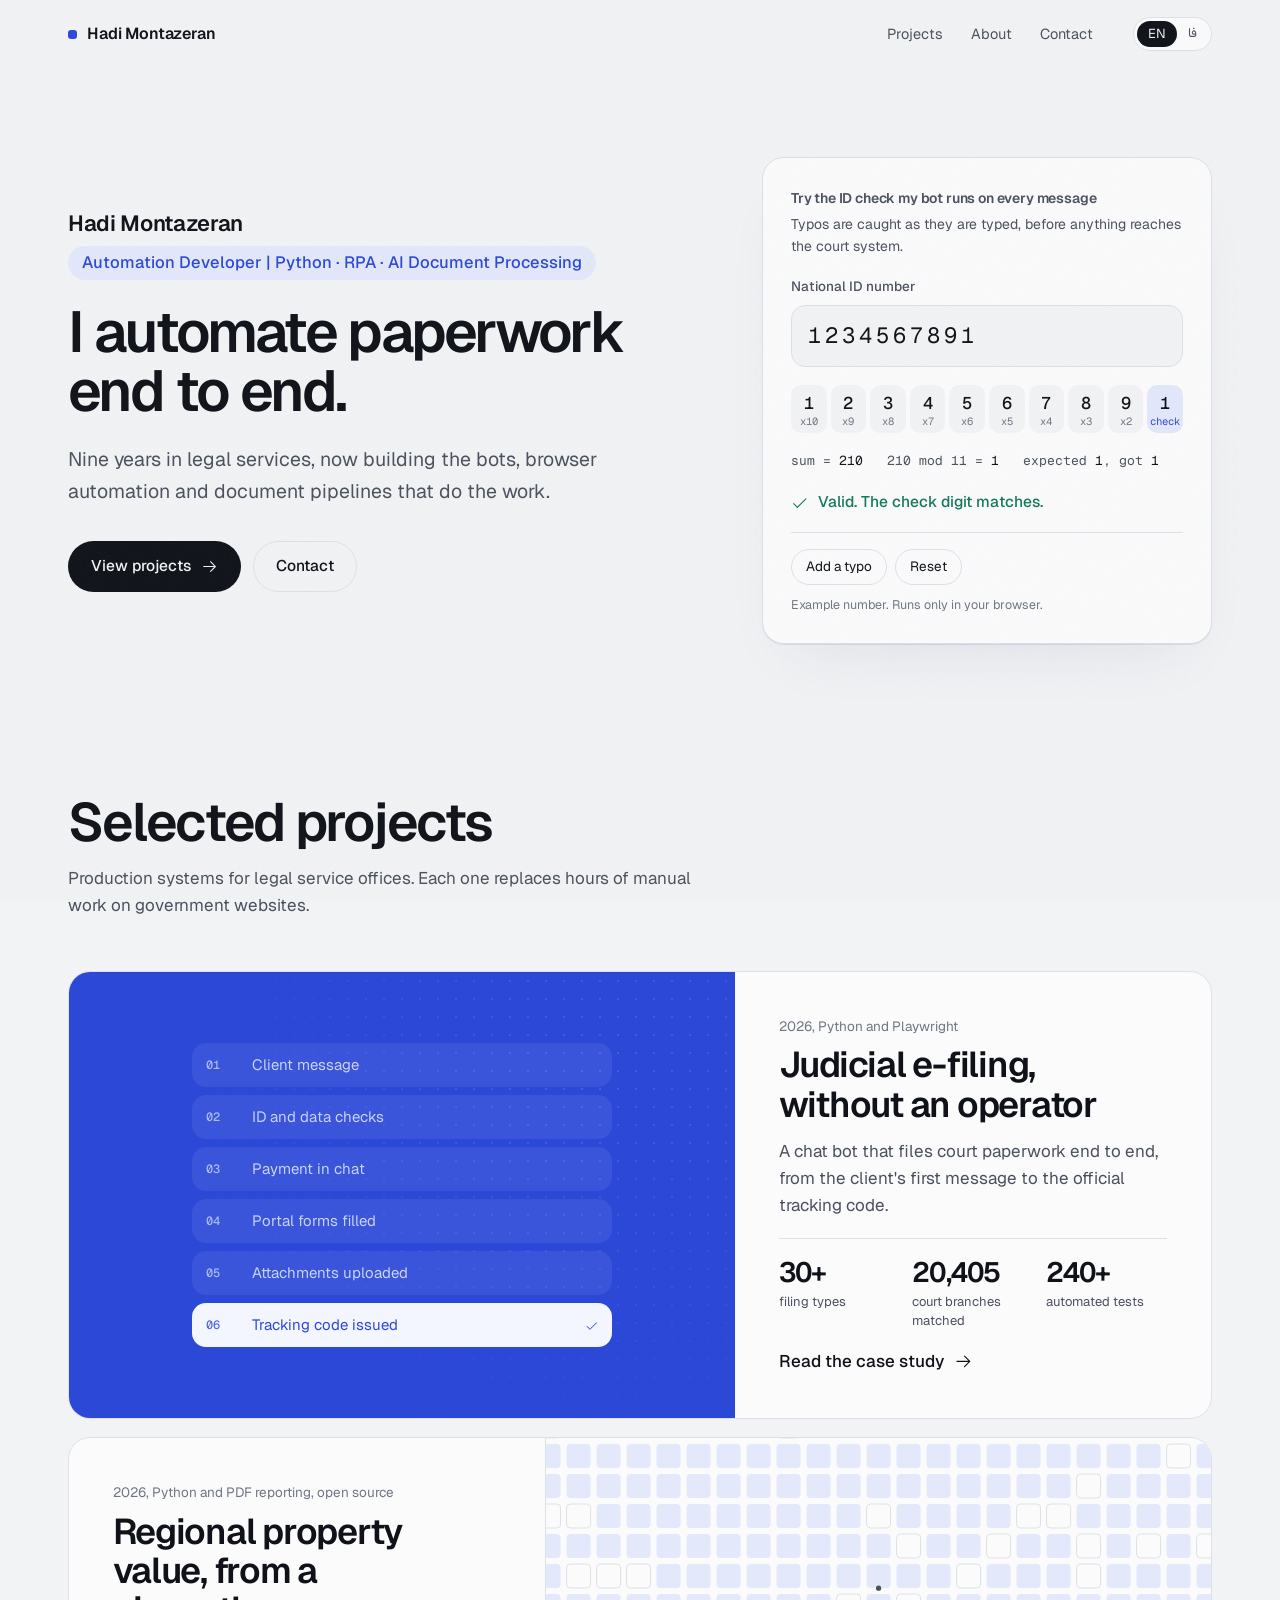
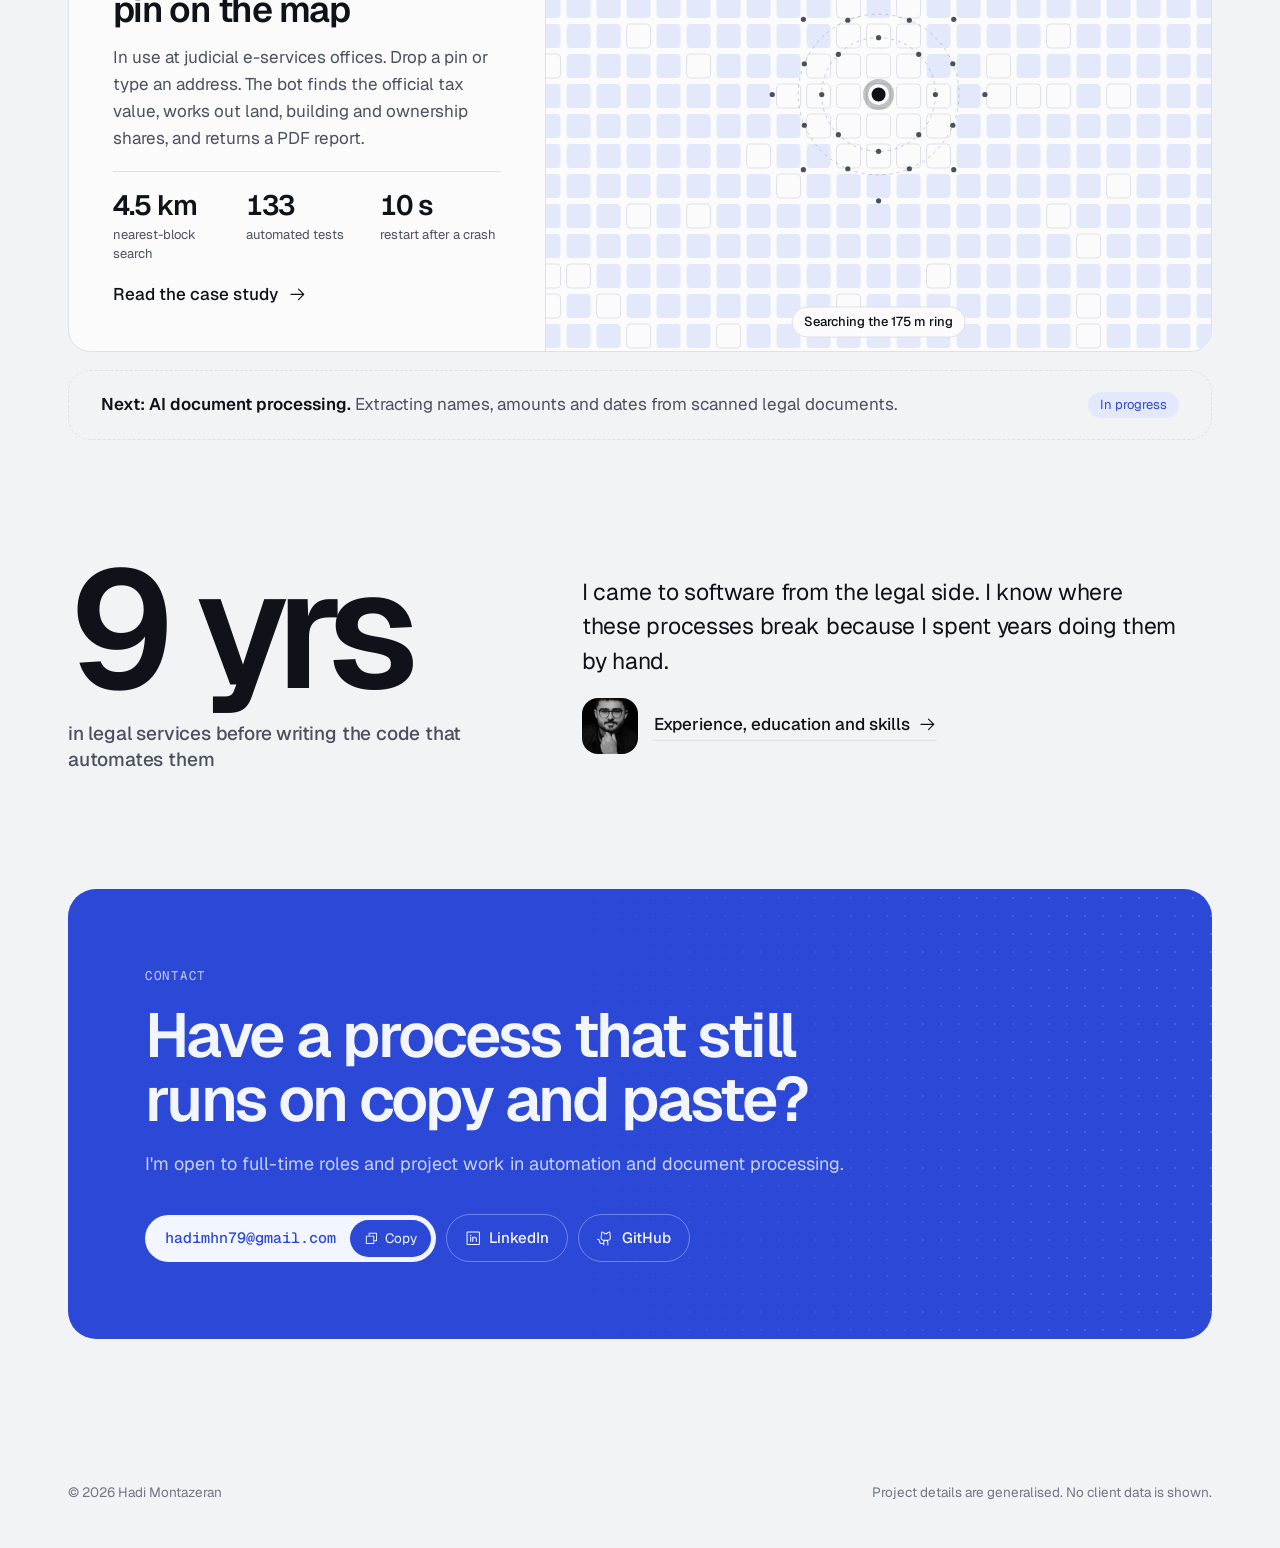
<file: index.html>
<!doctype html>
<html lang="en" dir="ltr">
<head>
<meta charset="utf-8">
<meta name="viewport" content="width=device-width,initial-scale=1,viewport-fit=cover">
<title>Hadi Montazeran</title>
<meta name="description" content="Hadi Montazeran, Automation Developer | Python · RPA · AI Document Processing. Automation for legal and document-heavy work.">
<meta name="x-titles" data-en="Hadi Montazeran" data-fa="هادی منتظران">
<meta property="og:title" content="Hadi Montazeran">
<meta property="og:description" content="Hadi Montazeran, Automation Developer | Python · RPA · AI Document Processing. Automation for legal and document-heavy work.">
<link rel="icon" href="assets/favicon.svg" type="image/svg+xml">
<link rel="preconnect" href="https://fonts.googleapis.com">
<link rel="preconnect" href="https://fonts.gstatic.com" crossorigin>
<link rel="stylesheet" href="https://fonts.googleapis.com/css2?family=Geist:wght@400;500;600;700&family=Geist+Mono:wght@400;500&family=Vazirmatn:wght@400;500;700;800&display=swap">
<link rel="stylesheet" href="assets/site.css">

</head>
<body>
<a class="skip" href="#main"><span data-lang="en">Skip to content</span><span data-lang="fa">رفتن به محتوا</span></a>
<header class="top">
  <div class="wrap">
    <a class="brand" href="index.html"><i aria-hidden="true"></i><span class="full"><span data-lang="en">Hadi Montazeran</span><span data-lang="fa">هادی منتظران</span></span><span class="short"><span data-lang="en">Hadi Montazeran</span><span data-lang="fa">هادی منتظران</span></span></a>
    <nav class="links" aria-label="Main">
      <a href="index.html#work"><span data-lang="en">Projects</span><span data-lang="fa">پروژه‌ها</span></a>
      <a href="about.html"><span data-lang="en">About</span><span data-lang="fa">درباره</span></a>
      <a href="#contact" class="hide-sm"><span data-lang="en">Contact</span><span data-lang="fa">تماس</span></a>
    </nav>
    <div class="lang" role="group" aria-label="Language">
      <button type="button" id="lang-en" aria-pressed="true">EN</button>
      <button type="button" id="lang-fa" aria-pressed="false">فا</button>
    </div>
  </div>
</header>
<div id="sentinel" style="position:absolute;top:0;height:8px;width:1px" aria-hidden="true"></div>
<main id="main">
<section class="hero" id="intro">
  <div class="wrap">
    <div>
      <div class="role rise">
        <strong><span data-lang="en">Hadi Montazeran</span><span data-lang="fa">هادی منتظران</span></strong>
        <span class="title-pill">Automation Developer | Python · RPA · AI Document Processing</span>
      </div>
      <h1 class="rise d1"><span data-lang="en">I automate paperwork end to end.</span><span data-lang="fa">کاغذبازی را از اول تا آخر خودکار می‌کنم.</span></h1>
      <p class="lead rise d2"><span data-lang="en">Nine years in legal services, now building the bots, browser automation and document pipelines that do the work.</span><span data-lang="fa">نُه سال در خدمات حقوقی کار کرده‌ام و حالا ربات‌ها، اتوماسیون مرورگر و پردازش اسنادی می‌سازم که همان کار را انجام می‌دهند.</span></p>
      <div class="cta rise d3">
        <a class="btn btn-primary" href="#work"><span data-lang="en">View projects</span><span data-lang="fa">مشاهده‌ی پروژه‌ها</span><svg class="ico flip" viewBox="0 0 256 256" fill="currentColor" aria-hidden="true"><path d="M221.66,133.66l-72,72a8,8,0,0,1-11.32-11.32L196.69,136H40a8,8,0,0,1,0-16H196.69L138.34,61.66a8,8,0,0,1,11.32-11.32l72,72A8,8,0,0,1,221.66,133.66Z"/></svg></a>
        <a class="btn btn-quiet" href="#contact"><span data-lang="en">Contact</span><span data-lang="fa">تماس</span></a>
      </div>
    </div>

    <form class="check rise d4" id="idcheck" aria-labelledby="ck-title" novalidate>
      <div class="check-head">
        <strong id="ck-title"><span data-lang="en">Try the ID check my bot runs on every message</span><span data-lang="fa">بررسی کد ملی را امتحان کنید؛ ربات این کار را روی هر پیام انجام می‌دهد</span></strong>
        <span><span data-lang="en">Typos are caught as they are typed, before anything reaches the court system.</span><span data-lang="fa">خطای تایپی همان لحظه گرفته می‌شود، پیش از آنکه چیزی به سامانه‌ی قضایی برسد.</span></span>
      </div>
      <div class="field">
        <label for="nid"><span data-lang="en">National ID number</span><span data-lang="fa">شماره‌ی کد ملی</span></label>
        <input class="big-input" id="nid" name="nid" type="text" inputmode="numeric" autocomplete="off" spellcheck="false" maxlength="10" value="1234567891" aria-describedby="verdict">
      </div>
      <div class="digits" id="digits" aria-hidden="true"></div>
      <p class="math" id="math" aria-hidden="true"></p>
      <p class="verdict" id="verdict" role="status" aria-live="polite"></p>
      <div class="check-foot">
        <div class="btns">
          <button type="button" class="chipbtn" id="typo"><span data-lang="en">Add a typo</span><span data-lang="fa">یک رقم را عوض کن</span></button>
          <button type="button" class="chipbtn" id="reset"><span data-lang="en">Reset</span><span data-lang="fa">بازنشانی</span></button>
        </div>
        <small><span data-lang="en">Example number. Runs only in your browser.</span><span data-lang="fa">عدد نمونه است و فقط در مرورگر شما اجرا می‌شود.</span></small>
      </div>
    </form>
  </div>
</section>

<section class="sec" id="work" style="padding-top:clamp(24px,4vw,48px)">
  <div class="wrap">
    <div class="work-head">
      <h2 class="h2"><span data-lang="en">Selected projects</span><span data-lang="fa">پروژه‌های منتخب</span></h2>
      <p class="lead"><span data-lang="en">Production systems for legal service offices. Each one replaces hours of manual work on government websites.</span><span data-lang="fa">سامانه‌هایی که برای دفاتر خدمات حقوقی ساخته‌ام و در حال استفاده‌اند. هر کدام ساعت‌ها کار دستی روی سایت‌های دولتی را حذف می‌کند.</span></p>
    </div>

    <div class="projects">
      <a class="pcard reveal" href="projects/judicial-efiling.html">
        <div class="cover flow" aria-hidden="true">
          <ol>
            <li><b>01</b><span><span data-lang="en">Client message</span><span data-lang="fa">پیام مشتری</span></span><i></i></li>
            <li><b>02</b><span><span data-lang="en">ID and data checks</span><span data-lang="fa">بررسی کد ملی و داده‌ها</span></span><i></i></li>
            <li><b>03</b><span><span data-lang="en">Payment in chat</span><span data-lang="fa">پرداخت داخل چت</span></span><i></i></li>
            <li><b>04</b><span><span data-lang="en">Portal forms filled</span><span data-lang="fa">پر شدن فرم‌های درگاه</span></span><i></i></li>
            <li><b>05</b><span><span data-lang="en">Attachments uploaded</span><span data-lang="fa">بارگذاری منضمات</span></span><i></i></li>
            <li class="final"><b>06</b><span><span data-lang="en">Tracking code issued</span><span data-lang="fa">کد رهگیری صادر شد</span></span><i><svg class="ico" viewBox="0 0 256 256" fill="currentColor" aria-hidden="true"><path d="M229.66,77.66l-128,128a8,8,0,0,1-11.32,0l-56-56a8,8,0,0,1,11.32-11.32L96,188.69,218.34,66.34a8,8,0,0,1,11.32,11.32Z"/></svg></i></li>
          </ol>
        </div>
        <div class="pbody">
          <div>
            <p class="meta"><span data-lang="en">2026, Python and Playwright</span><span data-lang="fa">۲۰۲۶، Python و Playwright</span></p>
            <h3><span data-lang="en">Judicial e-filing, without an operator</span><span data-lang="fa">ثبت الکترونیک پرونده، بدون اپراتور</span></h3>
            <p class="sum"><span data-lang="en">A chat bot that files court paperwork end to end, from the client's first message to the official tracking code.</span><span data-lang="fa">رباتی که پرونده‌ی قضایی را از اولین پیام مشتری تا کد رهگیری رسمی، کامل ثبت می‌کند.</span></p>
          </div>
          <div class="kpis">
            <div><strong><span data-lang="en">30+</span><span data-lang="fa">+۳۰</span></strong><span><span data-lang="en">filing types</span><span data-lang="fa">نوع ثبت</span></span></div>
            <div><strong><span data-lang="en">20,405</span><span data-lang="fa">۲۰٬۴۰۵</span></strong><span><span data-lang="en">court branches matched</span><span data-lang="fa">شعبه‌ی شناسایی‌شده</span></span></div>
            <div><strong><span data-lang="en">240+</span><span data-lang="fa">+۲۴۰</span></strong><span><span data-lang="en">automated tests</span><span data-lang="fa">تست خودکار</span></span></div>
          </div>
          <span class="go"><span data-lang="en">Read the case study</span><span data-lang="fa">مشاهده‌ی جزئیات پروژه</span><svg class="ico flip" viewBox="0 0 256 256" fill="currentColor" aria-hidden="true"><path d="M221.66,133.66l-72,72a8,8,0,0,1-11.32-11.32L196.69,136H40a8,8,0,0,1,0-16H196.69L138.34,61.66a8,8,0,0,1,11.32-11.32l72,72A8,8,0,0,1,221.66,133.66Z"/></svg></span>
        </div>
      </a>

      <a class="pcard flip-card reveal" href="projects/regional-value.html">
        <div class="cover map"><canvas data-rings aria-label="Animation: searching rings around a map pin for the nearest block with a published value" role="img"></canvas></div>
        <div class="pbody">
          <div>
            <p class="meta"><span data-lang="en">2026, Python and PDF reporting, open source</span><span data-lang="fa">۲۰۲۶، Python و گزارش PDF، متن‌باز</span></p>
            <h3><span data-lang="en">Regional property value, from a pin on the map</span><span data-lang="fa">ارزش منطقه‌ای ملک، با یک نقطه روی نقشه</span></h3>
            <p class="sum"><span data-lang="en">In use at judicial e-services offices. Drop a pin or type an address. The bot finds the official tax value, works out land, building and ownership shares, and returns a PDF report.</span><span data-lang="fa">در حال استفاده در دفاتر خدمات الکترونیک قضایی. یک نقطه روی نقشه بگذارید یا آدرس بنویسید. ربات ارزش رسمی مالیاتی را پیدا می‌کند، عرصه، اعیانی و سهم مالکانه را حساب می‌کند و گزارش PDF تحویل می‌دهد.</span></p>
          </div>
          <div class="kpis">
            <div><strong><span data-lang="en">4.5 km</span><span data-lang="fa">۴٫۵ کیلومتر</span></strong><span><span data-lang="en">nearest-block search</span><span data-lang="fa">جستجوی نزدیک‌ترین بلوک</span></span></div>
            <div><strong><span data-lang="en">133</span><span data-lang="fa">۱۳۳</span></strong><span><span data-lang="en">automated tests</span><span data-lang="fa">تست خودکار</span></span></div>
            <div><strong><span data-lang="en">10 s</span><span data-lang="fa">۱۰ ثانیه</span></strong><span><span data-lang="en">restart after a crash</span><span data-lang="fa">راه‌اندازی دوباره پس از قطعی</span></span></div>
          </div>
          <span class="go"><span data-lang="en">Read the case study</span><span data-lang="fa">مشاهده‌ی جزئیات پروژه</span><svg class="ico flip" viewBox="0 0 256 256" fill="currentColor" aria-hidden="true"><path d="M221.66,133.66l-72,72a8,8,0,0,1-11.32-11.32L196.69,136H40a8,8,0,0,1,0-16H196.69L138.34,61.66a8,8,0,0,1,11.32-11.32l72,72A8,8,0,0,1,221.66,133.66Z"/></svg></span>
        </div>
      </a>

      <div class="nextup reveal">
        <p><b><span data-lang="en">Next: AI document processing.</span><span data-lang="fa">پروژه‌ی بعدی: پردازش هوشمند اسناد.</span></b> <span data-lang="en">Extracting names, amounts and dates from scanned legal documents.</span><span data-lang="fa">استخراج نام، مبلغ و تاریخ از اسناد حقوقی اسکن‌شده.</span></p>
        <span class="tag"><span data-lang="en">In progress</span><span data-lang="fa">در حال ساخت</span></span>
      </div>
    </div>
  </div>
</section>

<section class="sec" id="about-teaser" style="padding-top:0">
  <div class="wrap teaser">
    <p class="years reveal"><span data-lang="en">9 yrs</span><span data-lang="fa">۹ سال</span><small><span data-lang="en">in legal services before writing the code that automates them</span><span data-lang="fa">کار در خدمات حقوقی، پیش از نوشتن کدی که خودکارشان می‌کند</span></small></p>
    <div class="teaser-body reveal">
      <p><span data-lang="en">I came to software from the legal side. I know where these processes break because I spent years doing them by hand.</span><span data-lang="fa">از دنیای حقوق وارد نرم‌افزار شدم. می‌دانم این فرایندها کجا گیر می‌کنند، چون سال‌ها خودم دستی انجامشان داده‌ام.</span></p>
      <div class="teaser-foot">
        <img src="assets/avatar.webp" alt="Portrait of Hadi Montazeran" width="56" height="56">
        <a class="link-arrow" href="about.html"><span data-lang="en">Experience, education and skills</span><span data-lang="fa">سوابق، تحصیلات و مهارت‌ها</span><svg class="ico flip" viewBox="0 0 256 256" fill="currentColor" aria-hidden="true"><path d="M221.66,133.66l-72,72a8,8,0,0,1-11.32-11.32L196.69,136H40a8,8,0,0,1,0-16H196.69L138.34,61.66a8,8,0,0,1,11.32-11.32l72,72A8,8,0,0,1,221.66,133.66Z"/></svg></a>
      </div>
    </div>
  </div>
</section>

<section class="sec" id="contact" style="padding-top:0">
  <div class="wrap">
    <div class="contact">
      <div>
        <p class="eyebrow"><span data-lang="en">Contact</span><span data-lang="fa">تماس</span></p>
        <h2><span data-lang="en">Have a process that still runs on copy and paste?</span><span data-lang="fa">فرایندی دارید که هنوز با کپی و پیست انجام می‌شود؟</span></h2>
        <p class="lead"><span data-lang="en">I'm open to full-time roles and project work in automation and document processing.</span><span data-lang="fa">برای همکاری تمام‌وقت و پروژه‌ای در حوزه‌ی اتوماسیون و پردازش اسناد آماده‌ام.</span></p>
      </div>
      <div class="reach">
        <span class="mail"><a href="mailto:hadimhn79@gmail.com" id="email">hadimhn79@gmail.com</a><button type="button" data-copy="email"><svg class="ico" viewBox="0 0 256 256" fill="currentColor" aria-hidden="true"><path d="M216,32H88a8,8,0,0,0-8,8V80H40a8,8,0,0,0-8,8V216a8,8,0,0,0,8,8H168a8,8,0,0,0,8-8V176h40a8,8,0,0,0,8-8V40A8,8,0,0,0,216,32ZM160,208H48V96H160Zm48-48H176V88a8,8,0,0,0-8-8H96V48H208Z"/></svg><span data-copy-label>Copy</span></button></span>
        <a class="out" href="https://www.linkedin.com/in/hadi-montazeran-4b4931239" target="_blank" rel="noopener"><svg class="ico" viewBox="0 0 256 256" fill="currentColor" aria-hidden="true"><path d="M216,24H40A16,16,0,0,0,24,40V216a16,16,0,0,0,16,16H216a16,16,0,0,0,16-16V40A16,16,0,0,0,216,24Zm0,192H40V40H216V216ZM96,112v64a8,8,0,0,1-16,0V112a8,8,0,0,1,16,0Zm88,28v36a8,8,0,0,1-16,0V140a20,20,0,0,0-40,0v36a8,8,0,0,1-16,0V112a8,8,0,0,1,15.79-1.78A36,36,0,0,1,184,140ZM100,84A12,12,0,1,1,88,72,12,12,0,0,1,100,84Z"/></svg>LinkedIn</a>
        <a class="out" href="https://github.com/hadimhm2000" target="_blank" rel="noopener"><svg class="ico" viewBox="0 0 256 256" fill="currentColor" aria-hidden="true"><path d="M208.31,75.68A59.78,59.78,0,0,0,202.93,28,8,8,0,0,0,196,24a59.75,59.75,0,0,0-48,24H124A59.75,59.75,0,0,0,76,24a8,8,0,0,0-6.93,4,59.78,59.78,0,0,0-5.38,47.68A58.14,58.14,0,0,0,56,104v8a56.06,56.06,0,0,0,48.44,55.47A39.8,39.8,0,0,0,96,192v8H72a24,24,0,0,1-24-24A40,40,0,0,0,8,136a8,8,0,0,0,0,16,24,24,0,0,1,24,24,40,40,0,0,0,40,40H96v16a8,8,0,0,0,16,0V192a24,24,0,0,1,48,0v40a8,8,0,0,0,16,0V192a39.8,39.8,0,0,0-8.44-24.53A56.06,56.06,0,0,0,216,112v-8A58.14,58.14,0,0,0,208.31,75.68ZM200,112a40,40,0,0,1-40,40H112a40,40,0,0,1-40-40v-8a41.74,41.74,0,0,1,6.9-22.48A8,8,0,0,0,80,73.83a43.81,43.81,0,0,1,.79-33.58,43.88,43.88,0,0,1,32.32,20.06A8,8,0,0,0,119.82,64h32.35a8,8,0,0,0,6.74-3.69,43.87,43.87,0,0,1,32.32-20.06A43.81,43.81,0,0,1,192,73.83a8.09,8.09,0,0,0,1,7.65A41.72,41.72,0,0,1,200,104Z"/></svg>GitHub</a>
      </div>
    </div>
  </div>
</section>
</main>
<footer class="site">
  <div class="wrap">
    <span><span data-lang="en">© 2026 Hadi Montazeran</span><span data-lang="fa">© ۲۰۲۶ هادی منتظران</span></span>
    <span><span data-lang="en">Project details are generalised. No client data is shown.</span><span data-lang="fa">جزئیات پروژه‌ها به‌صورت کلی آمده و هیچ اطلاعاتی از مشتریان نمایش داده نشده است.</span></span>
  </div>
</footer>
<script src="assets/site.js"></script>
</body>
</html>
</file>
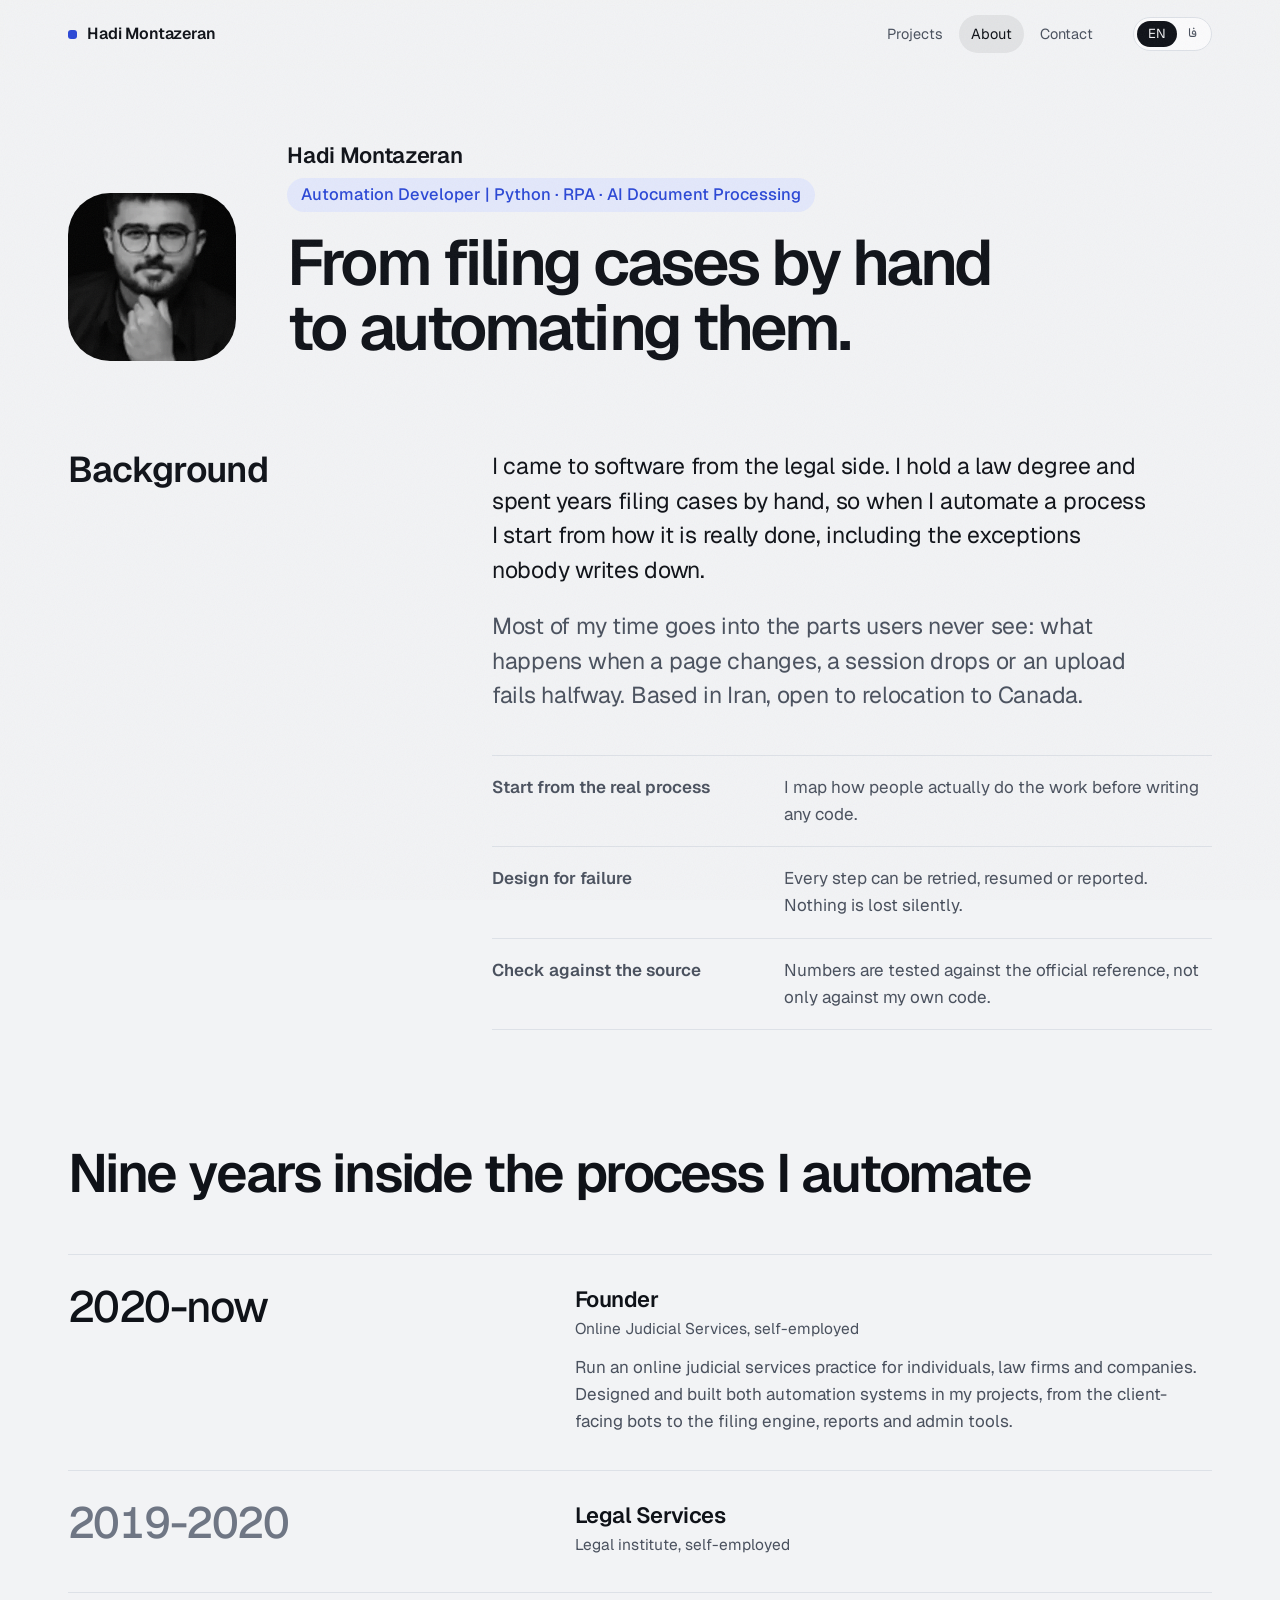
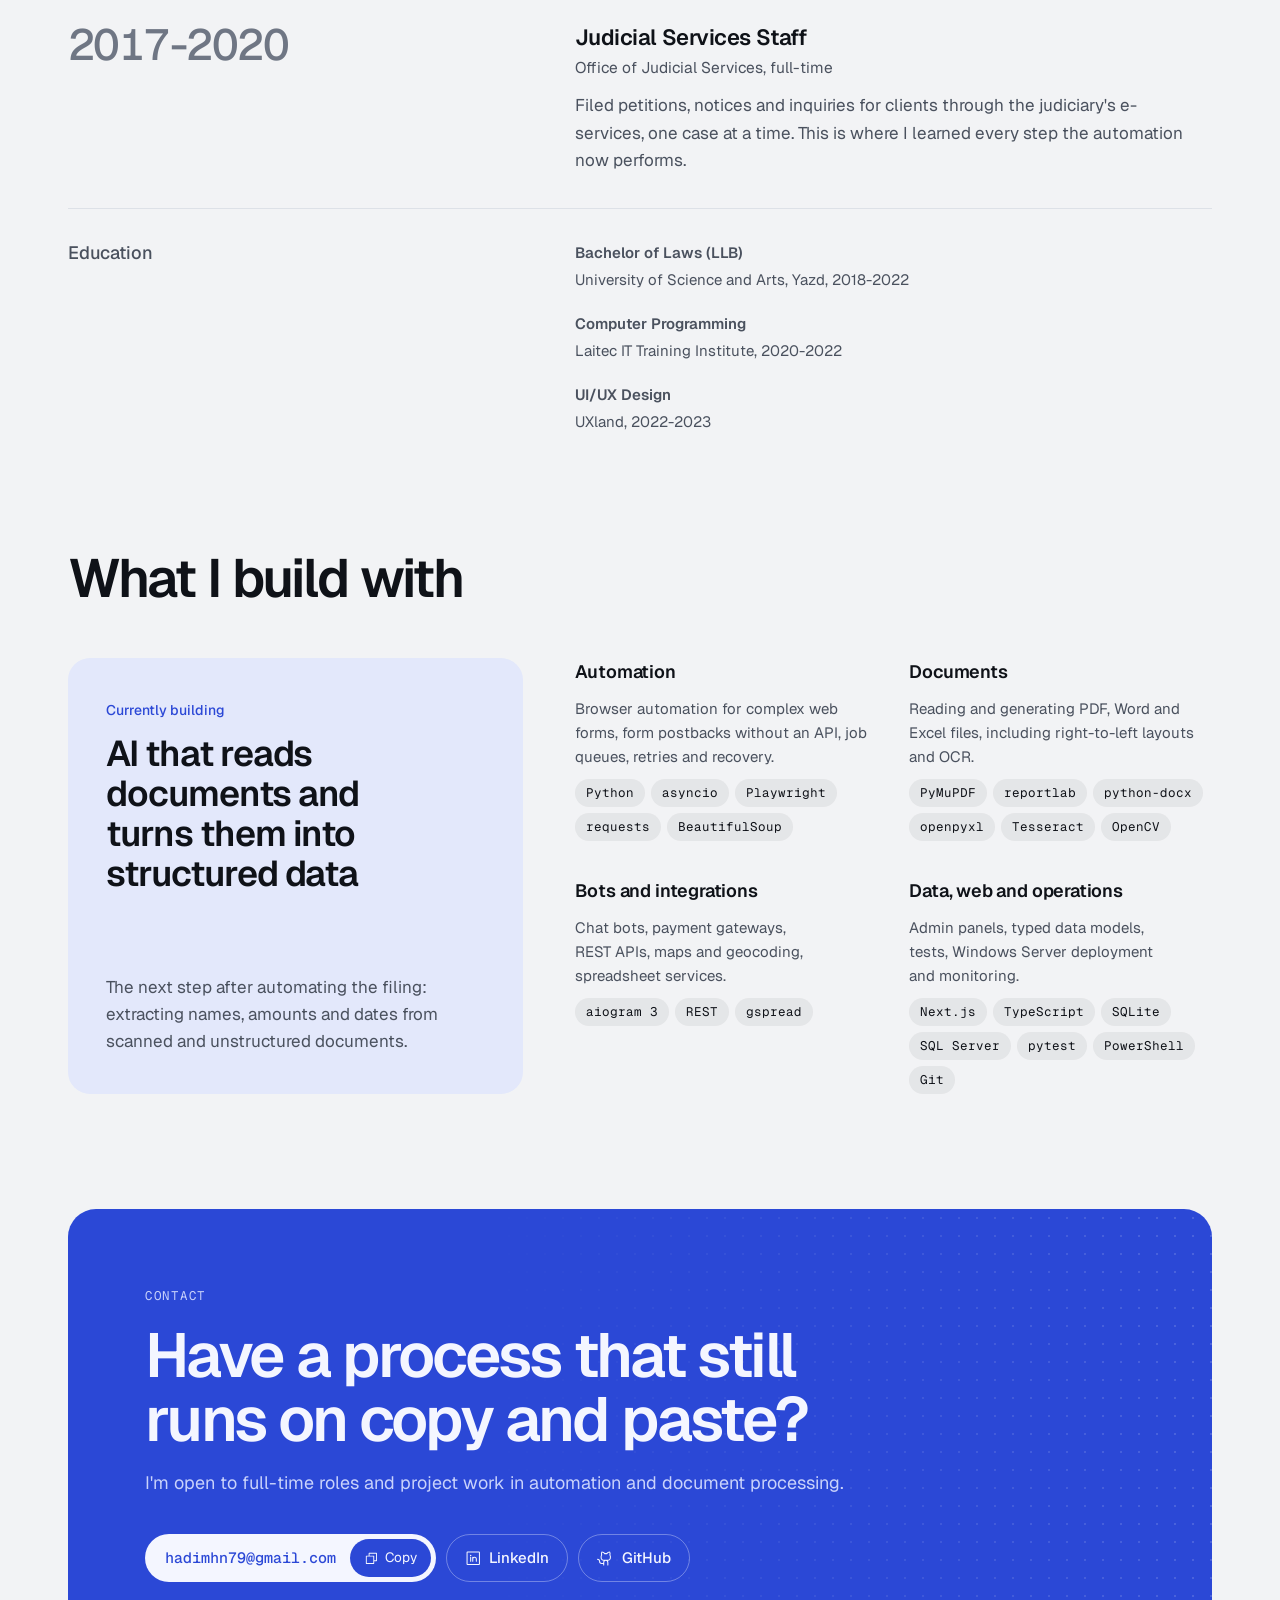
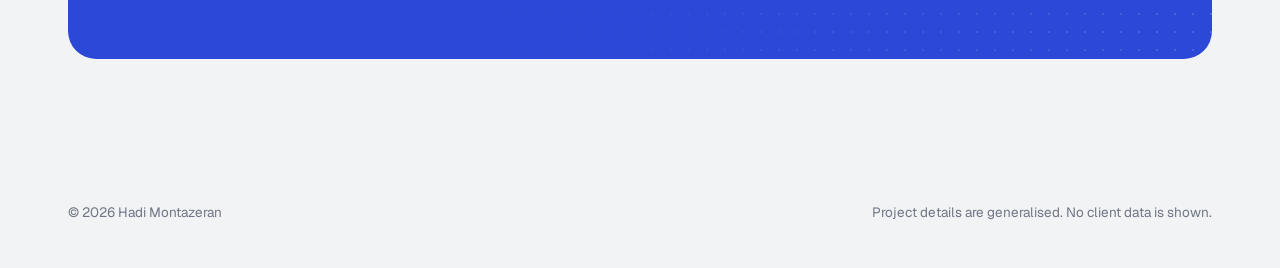
<file: about.html>
<!doctype html>
<html lang="en" dir="ltr">
<head>
<meta charset="utf-8">
<meta name="viewport" content="width=device-width,initial-scale=1,viewport-fit=cover">
<title>About Hadi Montazeran</title>
<meta name="description" content="About Hadi Montazeran, Automation Developer | Python · RPA · AI Document Processing: experience, education and skills.">
<meta name="x-titles" data-en="About Hadi Montazeran" data-fa="درباره‌ی هادی منتظران">
<meta property="og:title" content="About Hadi Montazeran">
<meta property="og:description" content="About Hadi Montazeran, Automation Developer | Python · RPA · AI Document Processing: experience, education and skills.">
<link rel="icon" href="assets/favicon.svg" type="image/svg+xml">
<link rel="preconnect" href="https://fonts.googleapis.com">
<link rel="preconnect" href="https://fonts.gstatic.com" crossorigin>
<link rel="stylesheet" href="https://fonts.googleapis.com/css2?family=Geist:wght@400;500;600;700&family=Geist+Mono:wght@400;500&family=Vazirmatn:wght@400;500;700;800&display=swap">
<link rel="stylesheet" href="assets/site.css">

</head>
<body>
<a class="skip" href="#main"><span data-lang="en">Skip to content</span><span data-lang="fa">رفتن به محتوا</span></a>
<header class="top">
  <div class="wrap">
    <a class="brand" href="index.html"><i aria-hidden="true"></i><span class="full"><span data-lang="en">Hadi Montazeran</span><span data-lang="fa">هادی منتظران</span></span><span class="short"><span data-lang="en">Hadi Montazeran</span><span data-lang="fa">هادی منتظران</span></span></a>
    <nav class="links" aria-label="Main">
      <a href="index.html#work"><span data-lang="en">Projects</span><span data-lang="fa">پروژه‌ها</span></a>
      <a href="about.html" aria-current="page"><span data-lang="en">About</span><span data-lang="fa">درباره</span></a>
      <a href="#contact" class="hide-sm"><span data-lang="en">Contact</span><span data-lang="fa">تماس</span></a>
    </nav>
    <div class="lang" role="group" aria-label="Language">
      <button type="button" id="lang-en" aria-pressed="true">EN</button>
      <button type="button" id="lang-fa" aria-pressed="false">فا</button>
    </div>
  </div>
</header>
<div id="sentinel" style="position:absolute;top:0;height:8px;width:1px" aria-hidden="true"></div>
<main id="main">
<section class="phero">
  <div class="wrap ahero">
    <img class="rise" src="assets/avatar.webp" alt="Portrait of Hadi Montazeran" width="168" height="168">
    <div>
      <div class="role rise d1">
        <strong><span data-lang="en">Hadi Montazeran</span><span data-lang="fa">هادی منتظران</span></strong>
        <span class="title-pill">Automation Developer | Python · RPA · AI Document Processing</span>
      </div>
      <h1 class="rise d2"><span data-lang="en">From filing cases by hand to automating them.</span><span data-lang="fa">از ثبت دستی پرونده‌ها تا خودکار کردنشان.</span></h1>
    </div>
  </div>
</section>

<section class="sec" style="padding-top:0">
  <div class="wrap">
    <div class="story">
      <h2><span data-lang="en">Background</span><span data-lang="fa">پیشینه</span></h2>
      <div class="about-body">
        <p><span data-lang="en">I came to software from the legal side. I hold a law degree and spent years filing cases by hand, so when I automate a process I start from how it is really done, including the exceptions nobody writes down.</span><span data-lang="fa">از دنیای حقوق وارد نرم‌افزار شدم. مدرک حقوق دارم و سال‌ها پرونده‌ها را دستی ثبت کرده‌ام. برای همین وقتی فرایندی را خودکار می‌کنم، از شکل واقعی انجامش شروع می‌کنم؛ حتی استثناهایی که هیچ‌جا نوشته نشده‌اند.</span></p>
        <p><span data-lang="en">Most of my time goes into the parts users never see: what happens when a page changes, a session drops or an upload fails halfway. Based in Iran, open to relocation to Canada.</span><span data-lang="fa">بیشتر وقتم صرف بخش‌هایی می‌شود که کاربر هیچ‌وقت نمی‌بیند: وقتی صفحه تغییر می‌کند، نشست قطع می‌شود یا بارگذاری نیمه‌کاره می‌ماند چه اتفاقی می‌افتد. ساکن ایران هستم و آماده‌ی مهاجرت به کانادا.</span></p>
        <ul class="ways">
          <li><b><span data-lang="en">Start from the real process</span><span data-lang="fa">شروع از فرایند واقعی</span></b><span><span data-lang="en">I map how people actually do the work before writing any code.</span><span data-lang="fa">قبل از نوشتن کد، می‌فهمم آدم‌ها کار را واقعاً چطور انجام می‌دهند.</span></span></li>
          <li><b><span data-lang="en">Design for failure</span><span data-lang="fa">طراحی برای خطا</span></b><span><span data-lang="en">Every step can be retried, resumed or reported. Nothing is lost silently.</span><span data-lang="fa">هر مرحله قابل تکرار، ادامه یا گزارش است و هیچ چیز بی‌صدا از دست نمی‌رود.</span></span></li>
          <li><b><span data-lang="en">Check against the source</span><span data-lang="fa">سنجش با منبع رسمی</span></b><span><span data-lang="en">Numbers are tested against the official reference, not only against my own code.</span><span data-lang="fa">عددها با مرجع رسمی سنجیده می‌شوند، نه فقط با کد خودم.</span></span></li>
        </ul>
      </div>
    </div>
  </div>
</section>

<section class="sec" id="experience" style="padding-top:0">
  <div class="wrap">
    <h2 class="h2"><span data-lang="en">Nine years inside the process I automate</span><span data-lang="fa">نُه سال کار در دل همان فرایندی که خودکارش کرده‌ام</span></h2>
    <div class="xp">
      <div class="xp-row now reveal">
        <span class="yr"><span data-lang="en">2020-now</span><span data-lang="fa">۲۰۲۰ تاکنون</span></span>
        <div>
          <h3><span data-lang="en">Founder</span><span data-lang="fa">بنیان‌گذار</span></h3>
          <p class="org"><span data-lang="en">Online Judicial Services, self-employed</span><span data-lang="fa">خدمات قضایی آنلاین، کسب‌وکار شخصی</span></p>
          <p class="d"><span data-lang="en">Run an online judicial services practice for individuals, law firms and companies. Designed and built both automation systems in my projects, from the client-facing bots to the filing engine, reports and admin tools.</span><span data-lang="fa">اداره‌ی یک مجموعه‌ی خدمات قضایی آنلاین برای اشخاص، دفاتر وکالت و شرکت‌ها. طراحی و ساخت هر دو سامانه‌ی اتوماسیونِ بخش پروژه‌ها؛ از ربات‌های ارتباط با مشتری تا موتور ثبت، گزارش‌ها و ابزارهای مدیریت.</span></p>
        </div>
      </div>
      <div class="xp-row reveal">
        <span class="yr"><span data-lang="en">2019-2020</span><span data-lang="fa">۲۰۱۹ تا ۲۰۲۰</span></span>
        <div>
          <h3><span data-lang="en">Legal Services</span><span data-lang="fa">خدمات حقوقی</span></h3>
          <p class="org"><span data-lang="en">Legal institute, self-employed</span><span data-lang="fa">مؤسسه‌ی حقوقی، شخصی</span></p>
        </div>
      </div>
      <div class="xp-row reveal">
        <span class="yr"><span data-lang="en">2017-2020</span><span data-lang="fa">۲۰۱۷ تا ۲۰۲۰</span></span>
        <div>
          <h3><span data-lang="en">Judicial Services Staff</span><span data-lang="fa">کارشناس دفتر خدمات قضایی</span></h3>
          <p class="org"><span data-lang="en">Office of Judicial Services, full-time</span><span data-lang="fa">دفتر خدمات الکترونیک قضایی، تمام‌وقت</span></p>
          <p class="d"><span data-lang="en">Filed petitions, notices and inquiries for clients through the judiciary's e-services, one case at a time. This is where I learned every step the automation now performs.</span><span data-lang="fa">ثبت دادخواست، اظهارنامه و استعلام برای مراجعان از طریق خدمات الکترونیک قضایی، پرونده‌به‌پرونده. همه‌ی مراحلی را که امروز اتوماسیون انجام می‌دهد، همین‌جا یاد گرفتم.</span></p>
        </div>
      </div>
      <div class="edu reveal">
        <h3><span data-lang="en">Education</span><span data-lang="fa">تحصیلات</span></h3>
        <ul>
          <li><b><span data-lang="en">Bachelor of Laws (LLB)</span><span data-lang="fa">کارشناسی حقوق</span></b><span><span data-lang="en">University of Science and Arts, Yazd, 2018-2022</span><span data-lang="fa">دانشگاه علم و هنر یزد، ۲۰۱۸ تا ۲۰۲۲</span></span></li>
          <li><b><span data-lang="en">Computer Programming</span><span data-lang="fa">برنامه‌نویسی کامپیوتر</span></b><span><span data-lang="en">Laitec IT Training Institute, 2020-2022</span><span data-lang="fa">آزمایشگاه یادگیری فناوری اطلاعات لایتک، ۲۰۲۰ تا ۲۰۲۲</span></span></li>
          <li><b><span data-lang="en">UI/UX Design</span><span data-lang="fa">طراحی رابط و تجربه‌ی کاربری</span></b><span><span data-lang="en">UXland, 2022-2023</span><span data-lang="fa">UXland، ۲۰۲۲ تا ۲۰۲۳</span></span></li>
        </ul>
      </div>
    </div>
  </div>
</section>

<section class="sec" id="skills" style="padding-top:0">
  <div class="wrap">
    <h2 class="h2"><span data-lang="en">What I build with</span><span data-lang="fa">ابزارهای کار من</span></h2>
    <div class="skills">
      <div class="now-card reveal">
        <div>
          <span class="k"><span data-lang="en">Currently building</span><span data-lang="fa">در حال کار روی</span></span>
          <h3><span data-lang="en">AI that reads documents and turns them into structured data</span><span data-lang="fa">هوش مصنوعی‌ای که اسناد را می‌خواند و به داده‌ی ساختاریافته تبدیل می‌کند</span></h3>
        </div>
        <p><span data-lang="en">The next step after automating the filing: extracting names, amounts and dates from scanned and unstructured documents.</span><span data-lang="fa">قدم بعد از خودکارسازی ثبت: استخراج نام، مبلغ و تاریخ از اسناد اسکن‌شده و بدون ساختار.</span></p>
      </div>
      <div class="groups">
        <div class="group reveal">
          <h3><span data-lang="en">Automation</span><span data-lang="fa">اتوماسیون</span></h3>
          <p><span data-lang="en">Browser automation for complex web forms, form postbacks without an API, job queues, retries and recovery.</span><span data-lang="fa">اتوماسیون مرورگر برای فرم‌های پیچیده‌ی وب، بازسازی ارسال فرم بدون API، صف کارها، تلاش مجدد و بازیابی.</span></p>
          <div class="chips"><span class="chip">Python</span><span class="chip">asyncio</span><span class="chip">Playwright</span><span class="chip">requests</span><span class="chip">BeautifulSoup</span></div>
        </div>
        <div class="group reveal">
          <h3><span data-lang="en">Documents</span><span data-lang="fa">اسناد</span></h3>
          <p><span data-lang="en">Reading and generating PDF, Word and Excel files, including right-to-left layouts and OCR.</span><span data-lang="fa">خواندن و تولید فایل‌های PDF، Word و Excel، شامل چیدمان راست‌به‌چپ و OCR.</span></p>
          <div class="chips"><span class="chip">PyMuPDF</span><span class="chip">reportlab</span><span class="chip">python-docx</span><span class="chip">openpyxl</span><span class="chip">Tesseract</span><span class="chip">OpenCV</span></div>
        </div>
        <div class="group reveal">
          <h3><span data-lang="en">Bots and integrations</span><span data-lang="fa">ربات و یکپارچه‌سازی</span></h3>
          <p><span data-lang="en">Chat bots, payment gateways, REST APIs, maps and geocoding, spreadsheet services.</span><span data-lang="fa">ربات گفتگو، درگاه پرداخت، REST API، نقشه و مکان‌یابی، سرویس‌های صفحه‌گسترده.</span></p>
          <div class="chips"><span class="chip">aiogram 3</span><span class="chip">REST</span><span class="chip">gspread</span></div>
        </div>
        <div class="group reveal">
          <h3><span data-lang="en">Data, web and operations</span><span data-lang="fa">داده، وب و استقرار</span></h3>
          <p><span data-lang="en">Admin panels, typed data models, tests, Windows Server deployment and monitoring.</span><span data-lang="fa">پنل مدیریت، مدل داده‌ی تایپ‌شده، تست، استقرار و پایش روی ویندوز سرور.</span></p>
          <div class="chips"><span class="chip">Next.js</span><span class="chip">TypeScript</span><span class="chip">SQLite</span><span class="chip">SQL Server</span><span class="chip">pytest</span><span class="chip">PowerShell</span><span class="chip">Git</span></div>
        </div>
      </div>
    </div>
  </div>
</section>

<section class="sec" id="contact" style="padding-top:0">
  <div class="wrap">
    <div class="contact">
      <div>
        <p class="eyebrow"><span data-lang="en">Contact</span><span data-lang="fa">تماس</span></p>
        <h2><span data-lang="en">Have a process that still runs on copy and paste?</span><span data-lang="fa">فرایندی دارید که هنوز با کپی و پیست انجام می‌شود؟</span></h2>
        <p class="lead"><span data-lang="en">I'm open to full-time roles and project work in automation and document processing.</span><span data-lang="fa">برای همکاری تمام‌وقت و پروژه‌ای در حوزه‌ی اتوماسیون و پردازش اسناد آماده‌ام.</span></p>
      </div>
      <div class="reach">
        <span class="mail"><a href="mailto:hadimhn79@gmail.com" id="email">hadimhn79@gmail.com</a><button type="button" data-copy="email"><svg class="ico" viewBox="0 0 256 256" fill="currentColor" aria-hidden="true"><path d="M216,32H88a8,8,0,0,0-8,8V80H40a8,8,0,0,0-8,8V216a8,8,0,0,0,8,8H168a8,8,0,0,0,8-8V176h40a8,8,0,0,0,8-8V40A8,8,0,0,0,216,32ZM160,208H48V96H160Zm48-48H176V88a8,8,0,0,0-8-8H96V48H208Z"/></svg><span data-copy-label>Copy</span></button></span>
        <a class="out" href="https://www.linkedin.com/in/hadi-montazeran-4b4931239" target="_blank" rel="noopener"><svg class="ico" viewBox="0 0 256 256" fill="currentColor" aria-hidden="true"><path d="M216,24H40A16,16,0,0,0,24,40V216a16,16,0,0,0,16,16H216a16,16,0,0,0,16-16V40A16,16,0,0,0,216,24Zm0,192H40V40H216V216ZM96,112v64a8,8,0,0,1-16,0V112a8,8,0,0,1,16,0Zm88,28v36a8,8,0,0,1-16,0V140a20,20,0,0,0-40,0v36a8,8,0,0,1-16,0V112a8,8,0,0,1,15.79-1.78A36,36,0,0,1,184,140ZM100,84A12,12,0,1,1,88,72,12,12,0,0,1,100,84Z"/></svg>LinkedIn</a>
        <a class="out" href="https://github.com/hadimhm2000" target="_blank" rel="noopener"><svg class="ico" viewBox="0 0 256 256" fill="currentColor" aria-hidden="true"><path d="M208.31,75.68A59.78,59.78,0,0,0,202.93,28,8,8,0,0,0,196,24a59.75,59.75,0,0,0-48,24H124A59.75,59.75,0,0,0,76,24a8,8,0,0,0-6.93,4,59.78,59.78,0,0,0-5.38,47.68A58.14,58.14,0,0,0,56,104v8a56.06,56.06,0,0,0,48.44,55.47A39.8,39.8,0,0,0,96,192v8H72a24,24,0,0,1-24-24A40,40,0,0,0,8,136a8,8,0,0,0,0,16,24,24,0,0,1,24,24,40,40,0,0,0,40,40H96v16a8,8,0,0,0,16,0V192a24,24,0,0,1,48,0v40a8,8,0,0,0,16,0V192a39.8,39.8,0,0,0-8.44-24.53A56.06,56.06,0,0,0,216,112v-8A58.14,58.14,0,0,0,208.31,75.68ZM200,112a40,40,0,0,1-40,40H112a40,40,0,0,1-40-40v-8a41.74,41.74,0,0,1,6.9-22.48A8,8,0,0,0,80,73.83a43.81,43.81,0,0,1,.79-33.58,43.88,43.88,0,0,1,32.32,20.06A8,8,0,0,0,119.82,64h32.35a8,8,0,0,0,6.74-3.69,43.87,43.87,0,0,1,32.32-20.06A43.81,43.81,0,0,1,192,73.83a8.09,8.09,0,0,0,1,7.65A41.72,41.72,0,0,1,200,104Z"/></svg>GitHub</a>
      </div>
    </div>
  </div>
</section>
</main>
<footer class="site">
  <div class="wrap">
    <span><span data-lang="en">© 2026 Hadi Montazeran</span><span data-lang="fa">© ۲۰۲۶ هادی منتظران</span></span>
    <span><span data-lang="en">Project details are generalised. No client data is shown.</span><span data-lang="fa">جزئیات پروژه‌ها به‌صورت کلی آمده و هیچ اطلاعاتی از مشتریان نمایش داده نشده است.</span></span>
  </div>
</footer>
<script src="assets/site.js"></script>
</body>
</html>
</file>
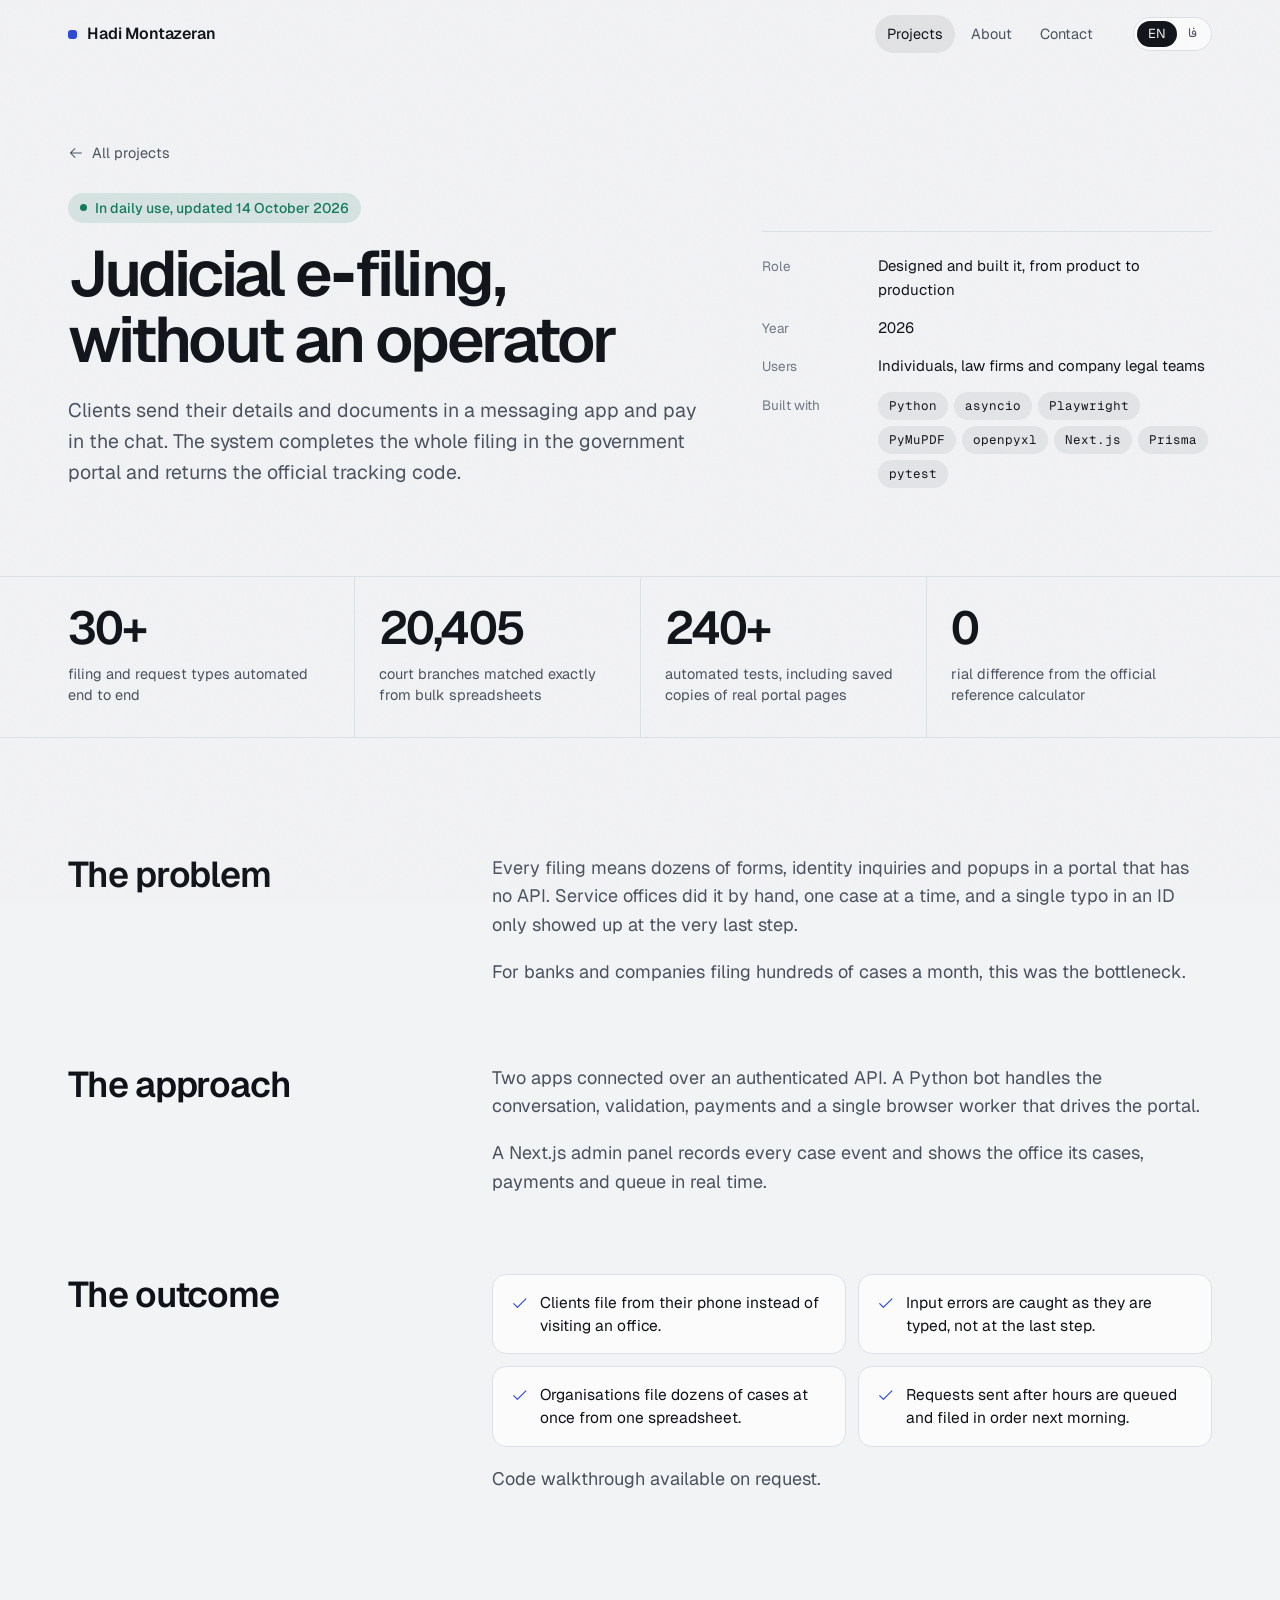
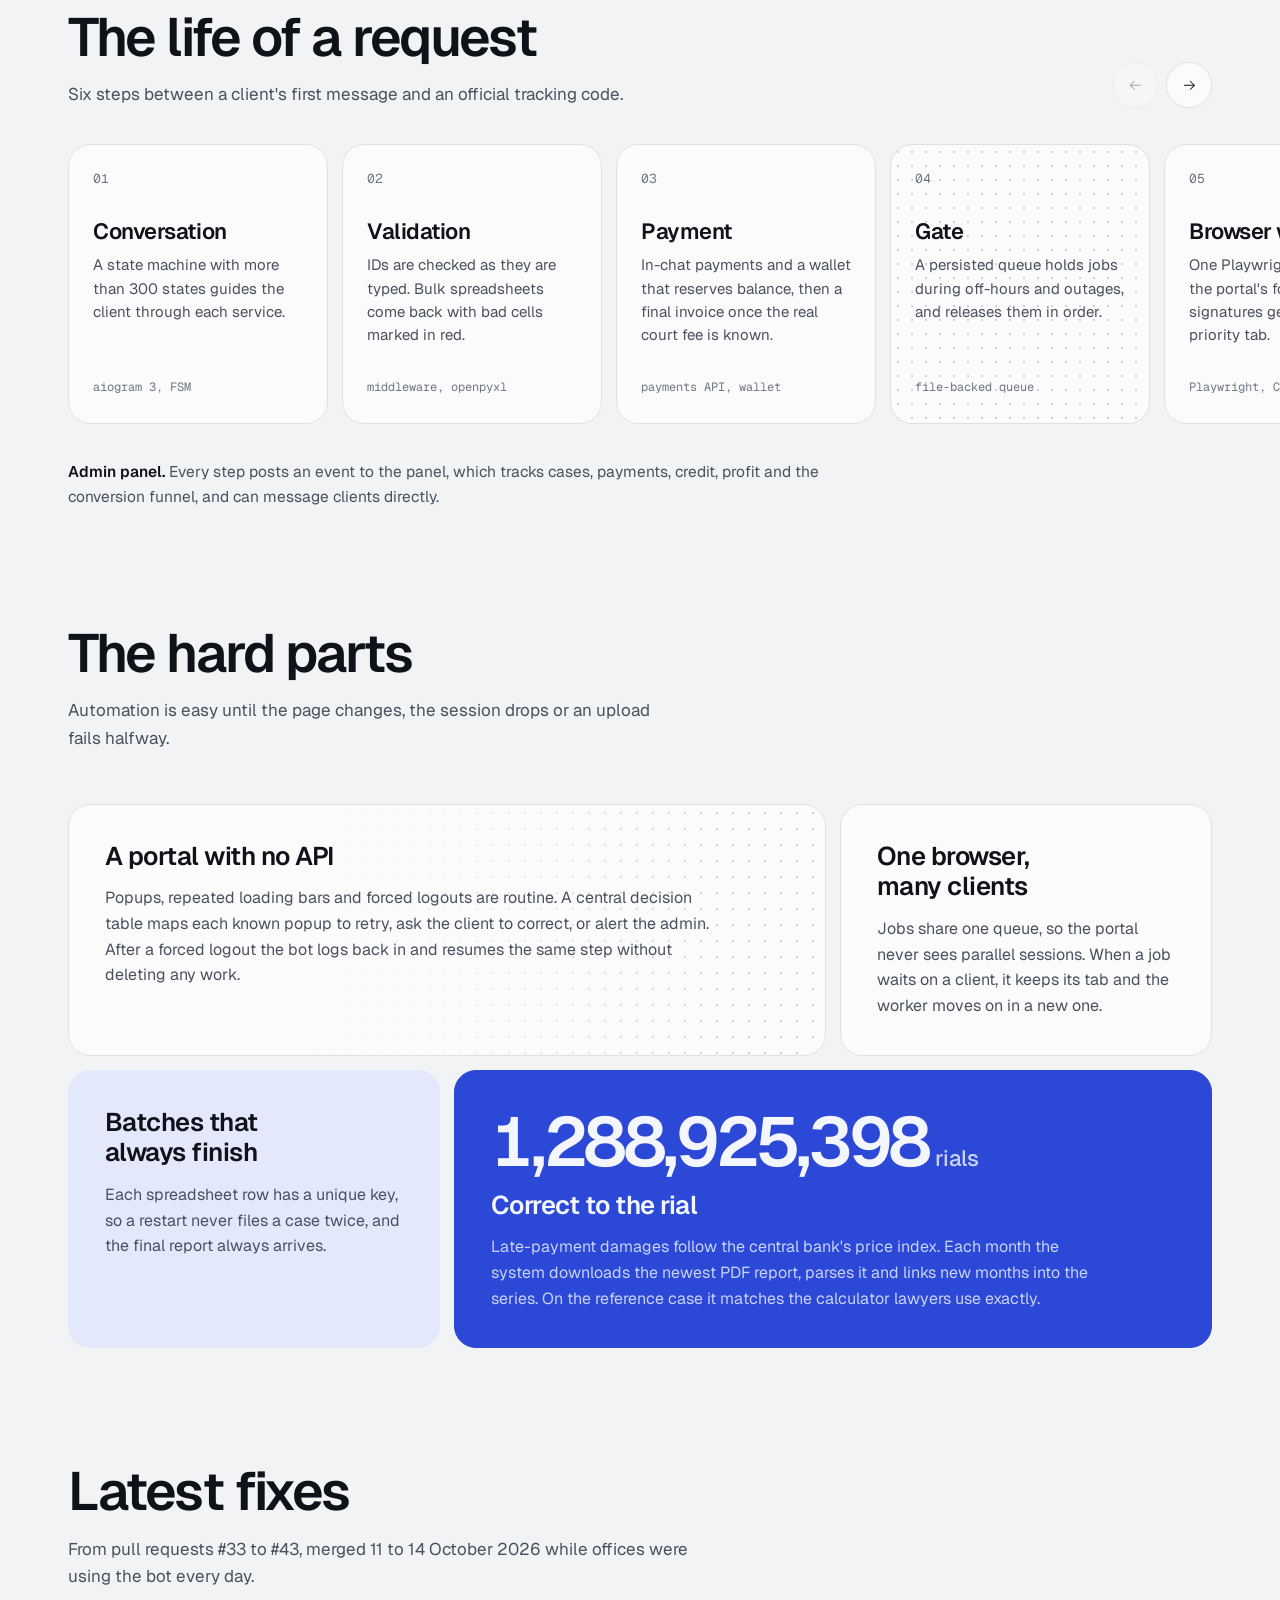
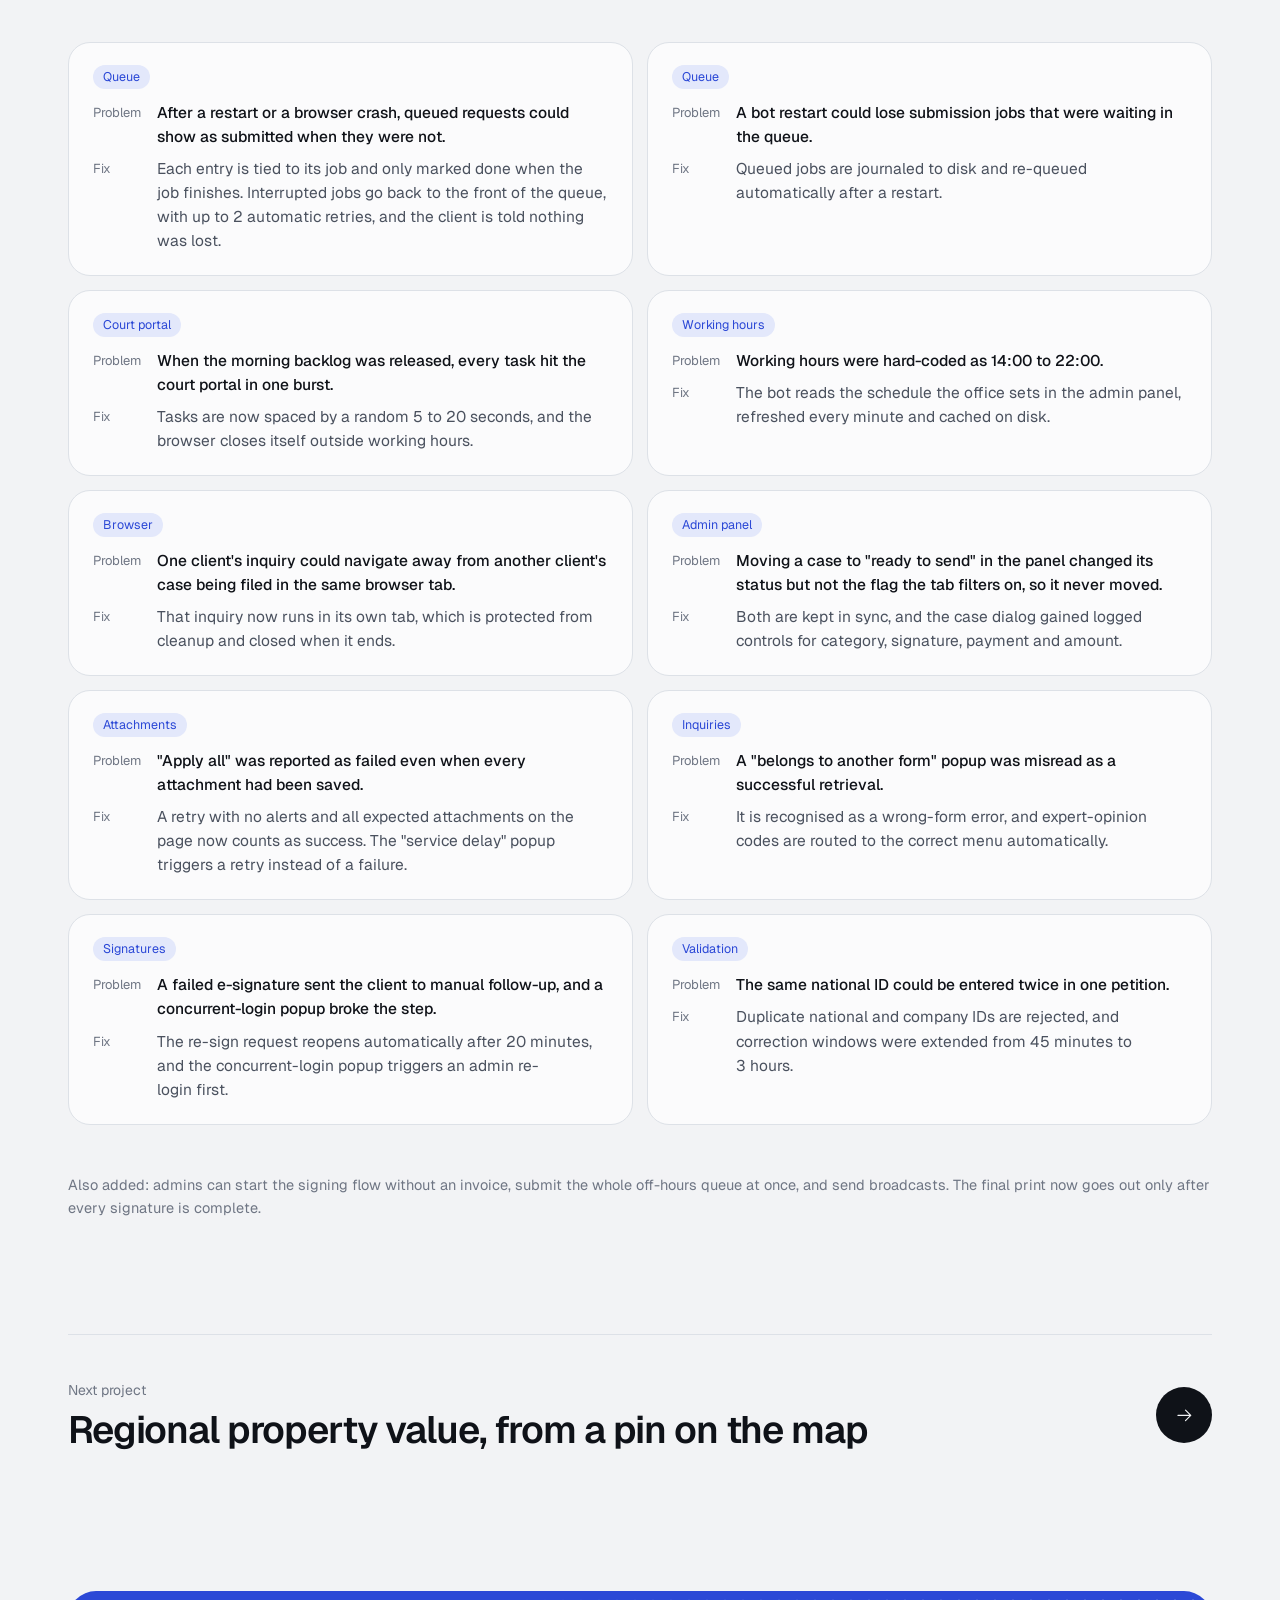
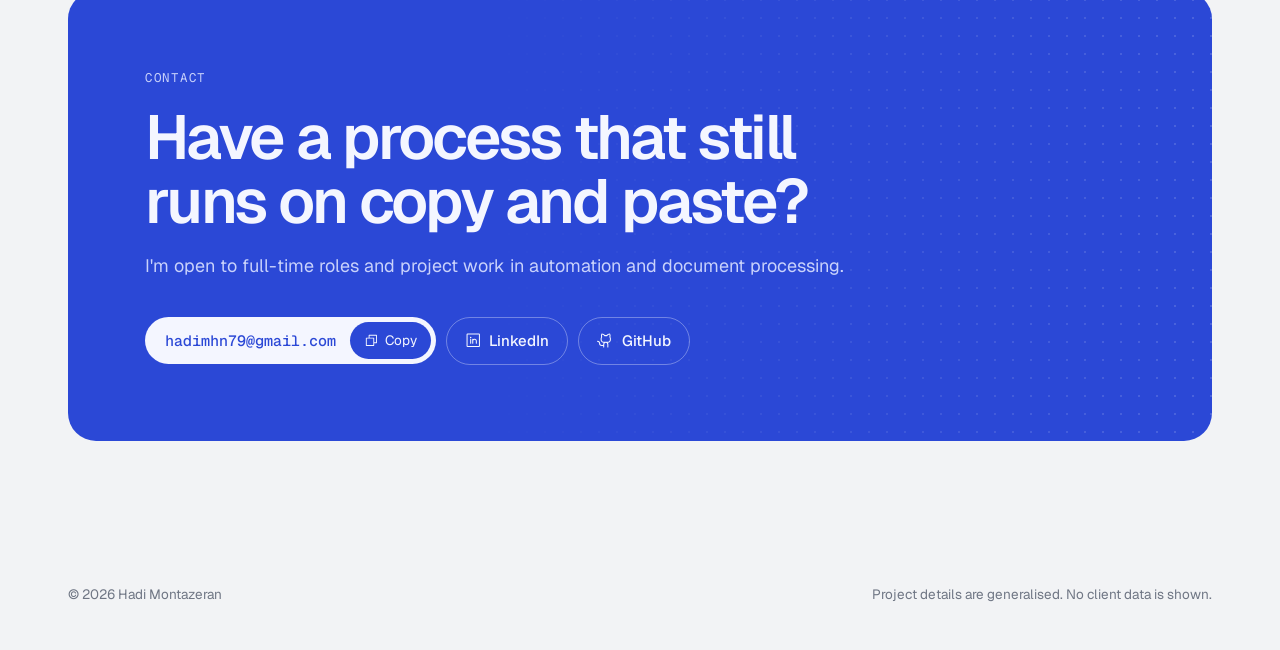
<file: projects/judicial-efiling.html>
<!doctype html>
<html lang="en" dir="ltr">
<head>
<meta charset="utf-8">
<meta name="viewport" content="width=device-width,initial-scale=1,viewport-fit=cover">
<title>Judicial e-filing automation</title>
<meta name="description" content="Case study: a bot that files court paperwork end to end, from a chat message to an official tracking code.">
<meta name="x-titles" data-en="Judicial e-filing automation" data-fa="اتوماسیون ثبت الکترونیک پرونده">
<meta property="og:title" content="Judicial e-filing automation">
<meta property="og:description" content="Case study: a bot that files court paperwork end to end, from a chat message to an official tracking code.">
<link rel="icon" href="../assets/favicon.svg" type="image/svg+xml">
<link rel="preconnect" href="https://fonts.googleapis.com">
<link rel="preconnect" href="https://fonts.gstatic.com" crossorigin>
<link rel="stylesheet" href="https://fonts.googleapis.com/css2?family=Geist:wght@400;500;600;700&family=Geist+Mono:wght@400;500&family=Vazirmatn:wght@400;500;700;800&display=swap">
<link rel="stylesheet" href="../assets/site.css">

</head>
<body>
<a class="skip" href="#main"><span data-lang="en">Skip to content</span><span data-lang="fa">رفتن به محتوا</span></a>
<header class="top">
  <div class="wrap">
    <a class="brand" href="../index.html"><i aria-hidden="true"></i><span class="full"><span data-lang="en">Hadi Montazeran</span><span data-lang="fa">هادی منتظران</span></span><span class="short"><span data-lang="en">Hadi Montazeran</span><span data-lang="fa">هادی منتظران</span></span></a>
    <nav class="links" aria-label="Main">
      <a href="../index.html#work" aria-current="page"><span data-lang="en">Projects</span><span data-lang="fa">پروژه‌ها</span></a>
      <a href="../about.html"><span data-lang="en">About</span><span data-lang="fa">درباره</span></a>
      <a href="#contact" class="hide-sm"><span data-lang="en">Contact</span><span data-lang="fa">تماس</span></a>
    </nav>
    <div class="lang" role="group" aria-label="Language">
      <button type="button" id="lang-en" aria-pressed="true">EN</button>
      <button type="button" id="lang-fa" aria-pressed="false">فا</button>
    </div>
  </div>
</header>
<div id="sentinel" style="position:absolute;top:0;height:8px;width:1px" aria-hidden="true"></div>
<main id="main">
<section class="phero">
  <div class="wrap">
    <a class="crumb" href="../index.html#work"><svg class="ico flip" viewBox="0 0 256 256" fill="currentColor" aria-hidden="true"><path d="M224,128a8,8,0,0,1-8,8H59.31l58.35,58.34a8,8,0,0,1-11.32,11.32l-72-72a8,8,0,0,1,0-11.32l72-72a8,8,0,0,1,11.32,11.32L59.31,120H216A8,8,0,0,1,224,128Z"/></svg><span data-lang="en">All projects</span><span data-lang="fa">همه‌ی پروژه‌ها</span></a>
    <div class="phero-grid">
      <div>
        <p class="inuse rise"><span data-lang="en">In daily use, updated 14 October 2026</span><span data-lang="fa">در حال استفاده‌ی روزانه، به‌روزرسانی ۱۴ اکتبر ۲۰۲۶</span></p>
        <h1 class="rise"><span data-lang="en">Judicial e&#8209;filing, without an operator</span><span data-lang="fa">ثبت الکترونیک پرونده، بدون اپراتور</span></h1>
        <p class="lead rise d1"><span data-lang="en">Clients send their details and documents in a messaging app and pay in the chat. The system completes the whole filing in the government portal and returns the official tracking code.</span><span data-lang="fa">مشتری اطلاعات و مدارکش را در پیام‌رسان می‌فرستد و همان‌جا پرداخت می‌کند. سامانه کل فرایند ثبت را در درگاه رسمی انجام می‌دهد و کد رهگیری رسمی را برمی‌گرداند.</span></p>
      </div>
      <dl class="facts rise d2">
        <div><dt><span data-lang="en">Role</span><span data-lang="fa">نقش</span></dt><dd><span data-lang="en">Designed and built it, from product to production</span><span data-lang="fa">طراحی و ساخت، از ایده تا اجرا</span></dd></div>
        <div><dt><span data-lang="en">Year</span><span data-lang="fa">سال</span></dt><dd class="num"><span data-lang="en">2026</span><span data-lang="fa">۲۰۲۶</span></dd></div>
        <div><dt><span data-lang="en">Users</span><span data-lang="fa">کاربران</span></dt><dd><span data-lang="en">Individuals, law firms and company legal teams</span><span data-lang="fa">اشخاص، دفاتر وکالت و واحدهای حقوقی شرکت‌ها</span></dd></div>
        <div><dt><span data-lang="en">Built with</span><span data-lang="fa">ابزارها</span></dt><dd><div class="chips"><span class="chip">Python</span><span class="chip">asyncio</span><span class="chip">Playwright</span><span class="chip">PyMuPDF</span><span class="chip">openpyxl</span><span class="chip">Next.js</span><span class="chip">Prisma</span><span class="chip">pytest</span></div></dd></div>
      </dl>
    </div>
  </div>
</section>

<section class="stats" aria-label="Project in numbers">
  <div class="wrap">
    <div class="stat"><strong><span data-lang="en">30+</span><span data-lang="fa">+۳۰</span></strong><span><span data-lang="en">filing and request types automated end to end</span><span data-lang="fa">نوع دادخواست، لایحه و درخواست که کامل خودکار شده‌اند</span></span></div>
    <div class="stat"><strong><span data-lang="en">20,405</span><span data-lang="fa">۲۰٬۴۰۵</span></strong><span><span data-lang="en">court branches matched exactly from bulk spreadsheets</span><span data-lang="fa">شعبه‌ی دادگاه که از فایل‌های اکسل دقیق شناسایی می‌شوند</span></span></div>
    <div class="stat"><strong><span data-lang="en">240+</span><span data-lang="fa">+۲۴۰</span></strong><span><span data-lang="en">automated tests, including saved copies of real portal pages</span><span data-lang="fa">تست خودکار، از جمله روی نسخه‌های ذخیره‌شده‌ی صفحات واقعی</span></span></div>
    <div class="stat"><strong><span data-lang="en">0</span><span data-lang="fa">۰</span></strong><span><span data-lang="en">rial difference from the official reference calculator</span><span data-lang="fa">ریال اختلاف با ماشین‌حساب مرجع رسمی</span></span></div>
  </div>
</section>

<section class="sec">
  <div class="wrap">
    <div class="story reveal">
      <h2><span data-lang="en">The problem</span><span data-lang="fa">مسئله</span></h2>
      <div class="story-body">
        <p><span data-lang="en">Every filing means dozens of forms, identity inquiries and popups in a portal that has no API. Service offices did it by hand, one case at a time, and a single typo in an ID only showed up at the very last step.</span><span data-lang="fa">هر ثبت یعنی ده‌ها فرم، استعلام هویت و پنجره‌ی پاپ‌آپ در درگاهی که API ندارد. دفاتر خدمات این کار را دستی و پرونده‌به‌پرونده انجام می‌دادند و یک اشتباه تایپی در کد ملی فقط در مرحله‌ی آخر معلوم می‌شد.</span></p>
        <p><span data-lang="en">For banks and companies filing hundreds of cases a month, this was the bottleneck.</span><span data-lang="fa">برای بانک‌ها و شرکت‌هایی که ماهانه صدها پرونده ثبت می‌کنند، همین گلوگاه اصلی بود.</span></p>
      </div>
    </div>
    <div class="story reveal">
      <h2><span data-lang="en">The approach</span><span data-lang="fa">راه‌حل</span></h2>
      <div class="story-body">
        <p><span data-lang="en">Two apps connected over an authenticated API. A Python bot handles the conversation, validation, payments and a single browser worker that drives the portal.</span><span data-lang="fa">دو برنامه که با یک API احرازهویت‌شده به هم وصل‌اند. یک ربات Python که گفتگو، اعتبارسنجی، پرداخت و یک پردازشگر مرورگر را اداره می‌کند و درگاه را پیش می‌برد.</span></p>
        <p><span data-lang="en">A Next.js admin panel records every case event and shows the office its cases, payments and queue in real time.</span><span data-lang="fa">یک پنل مدیریت Next.js همه‌ی رویدادهای پرونده را ثبت می‌کند و پرونده‌ها، پرداخت‌ها و صف را به‌صورت زنده نشان می‌دهد.</span></p>
      </div>
    </div>
    <div class="story reveal">
      <h2><span data-lang="en">The outcome</span><span data-lang="fa">نتیجه</span></h2>
      <div class="story-body">
        <ul class="outcomes">
          <li><svg class="ico" viewBox="0 0 256 256" fill="currentColor" aria-hidden="true"><path d="M229.66,77.66l-128,128a8,8,0,0,1-11.32,0l-56-56a8,8,0,0,1,11.32-11.32L96,188.69,218.34,66.34a8,8,0,0,1,11.32,11.32Z"/></svg><span><span data-lang="en">Clients file from their phone instead of visiting an office.</span><span data-lang="fa">مشتری به‌جای مراجعه‌ی حضوری، با گوشی پرونده ثبت می‌کند.</span></span></li>
          <li><svg class="ico" viewBox="0 0 256 256" fill="currentColor" aria-hidden="true"><path d="M229.66,77.66l-128,128a8,8,0,0,1-11.32,0l-56-56a8,8,0,0,1,11.32-11.32L96,188.69,218.34,66.34a8,8,0,0,1,11.32,11.32Z"/></svg><span><span data-lang="en">Input errors are caught as they are typed, not at the last step.</span><span data-lang="fa">خطای ورودی همان لحظه گرفته می‌شود، نه در مرحله‌ی آخر.</span></span></li>
          <li><svg class="ico" viewBox="0 0 256 256" fill="currentColor" aria-hidden="true"><path d="M229.66,77.66l-128,128a8,8,0,0,1-11.32,0l-56-56a8,8,0,0,1,11.32-11.32L96,188.69,218.34,66.34a8,8,0,0,1,11.32,11.32Z"/></svg><span><span data-lang="en">Organisations file dozens of cases at once from one spreadsheet.</span><span data-lang="fa">سازمان‌ها با یک فایل اکسل ده‌ها پرونده را یک‌جا ثبت می‌کنند.</span></span></li>
          <li><svg class="ico" viewBox="0 0 256 256" fill="currentColor" aria-hidden="true"><path d="M229.66,77.66l-128,128a8,8,0,0,1-11.32,0l-56-56a8,8,0,0,1,11.32-11.32L96,188.69,218.34,66.34a8,8,0,0,1,11.32,11.32Z"/></svg><span><span data-lang="en">Requests sent after hours are queued and filed in order next morning.</span><span data-lang="fa">درخواست‌های خارج از ساعت کاری در صف می‌مانند و صبح به ترتیب ثبت می‌شوند.</span></span></li>
        </ul>
        <p class="note"><span data-lang="en">Code walkthrough available on request.</span><span data-lang="fa">بررسی کد در صورت درخواست امکان‌پذیر است.</span></p>
      </div>
    </div>
  </div>
</section>

<section class="sec" style="padding-top:0">
  <div class="wrap pipe-head">
    <div>
      <h2 class="h2"><span data-lang="en">The life of a request</span><span data-lang="fa">مسیر یک درخواست</span></h2>
      <p class="lead"><span data-lang="en">Six steps between a client's first message and an official tracking code.</span><span data-lang="fa">شش مرحله از اولین پیام مشتری تا کد رهگیری رسمی.</span></p>
    </div>
    <div class="arrows">
      <button type="button" id="prev" aria-label="Previous step"><svg class="ico flip" viewBox="0 0 256 256" fill="currentColor" aria-hidden="true"><path d="M224,128a8,8,0,0,1-8,8H59.31l58.35,58.34a8,8,0,0,1-11.32,11.32l-72-72a8,8,0,0,1,0-11.32l72-72a8,8,0,0,1,11.32,11.32L59.31,120H216A8,8,0,0,1,224,128Z"/></svg></button>
      <button type="button" id="next" aria-label="Next step"><svg class="ico flip" viewBox="0 0 256 256" fill="currentColor" aria-hidden="true"><path d="M221.66,133.66l-72,72a8,8,0,0,1-11.32-11.32L196.69,136H40a8,8,0,0,1,0-16H196.69L138.34,61.66a8,8,0,0,1,11.32-11.32l72,72A8,8,0,0,1,221.66,133.66Z"/></svg></button>
    </div>
  </div>
  <div class="track" id="track" tabindex="0" aria-label="Steps of a request">
    <article class="stage"><span class="n">01</span><div><h3><span data-lang="en">Conversation</span><span data-lang="fa">گفتگو</span></h3><p><span data-lang="en">A state machine with more than 300 states guides the client through each service.</span><span data-lang="fa">یک ماشین حالت با بیش از ۳۰۰ وضعیت، مشتری را در هر خدمت قدم‌به‌قدم پیش می‌برد.</span></p></div><span class="tech">aiogram 3, FSM</span></article>
    <article class="stage"><span class="n">02</span><div><h3><span data-lang="en">Validation</span><span data-lang="fa">اعتبارسنجی</span></h3><p><span data-lang="en">IDs are checked as they are typed. Bulk spreadsheets come back with bad cells marked in red.</span><span data-lang="fa">کد ملی هنگام تایپ بررسی می‌شود. فایل‌های اکسل گروهی با سلول‌های خطادارِ قرمز برمی‌گردند.</span></p></div><span class="tech">middleware, openpyxl</span></article>
    <article class="stage"><span class="n">03</span><div><h3><span data-lang="en">Payment</span><span data-lang="fa">پرداخت</span></h3><p><span data-lang="en">In-chat payments and a wallet that reserves balance, then a final invoice once the real court fee is known.</span><span data-lang="fa">پرداخت داخل چت و کیف پولی که موجودی را رزرو می‌کند، و بعد فاکتور نهایی وقتی هزینه‌ی واقعی دادرسی معلوم شد.</span></p></div><span class="tech">payments API, wallet</span></article>
    <article class="stage dots"><span class="n">04</span><div><h3><span data-lang="en">Gate</span><span data-lang="fa">دروازه</span></h3><p><span data-lang="en">A persisted queue holds jobs during off-hours and outages, and releases them in order.</span><span data-lang="fa">یک صف ماندگار کارها را در ساعات تعطیل و قطعی نگه می‌دارد و به ترتیب آزاد می‌کند.</span></p></div><span class="tech">file-backed queue</span></article>
    <article class="stage"><span class="n">05</span><div><h3><span data-lang="en">Browser worker</span><span data-lang="fa">پردازشگر مرورگر</span></h3><p><span data-lang="en">One Playwright session fills the portal's forms. E-signatures get their own priority tab.</span><span data-lang="fa">یک نشست Playwright فرم‌های درگاه را پر می‌کند. امضای الکترونیک تب اولویت‌دار خودش را دارد.</span></p></div><span class="tech">Playwright, Chromium</span></article>
    <article class="stage fill"><span class="n">06</span><div><h3><span data-lang="en">Output</span><span data-lang="fa">خروجی</span></h3><p><span data-lang="en">The tracking code, official right-to-left PDFs, and the final print sent automatically the next day.</span><span data-lang="fa">کد رهگیری، PDFهای رسمی راست‌به‌چپ، و نسخه‌ی نهایی که روز بعد خودکار ارسال می‌شود.</span></p></div><span class="tech">reportlab, PyMuPDF</span></article>
  </div>
  <div class="wrap">
    <p class="sync"><b><span data-lang="en">Admin panel.</span><span data-lang="fa">پنل مدیریت.</span></b> <span data-lang="en">Every step posts an event to the panel, which tracks cases, payments, credit, profit and the conversion funnel, and can message clients directly.</span><span data-lang="fa">هر مرحله یک رویداد به پنل می‌فرستد. پنل پرونده‌ها، پرداخت‌ها، اعتبار، سود و قیف تبدیل را دنبال می‌کند و می‌تواند مستقیم به مشتری پیام بدهد.</span></p>
  </div>
</section>

<section class="sec" style="padding-top:0">
  <div class="wrap">
    <h2 class="h2"><span data-lang="en">The hard parts</span><span data-lang="fa">بخش‌های سخت کار</span></h2>
    <p class="lead" style="margin-top:16px"><span data-lang="en">Automation is easy until the page changes, the session drops or an upload fails halfway.</span><span data-lang="fa">اتوماسیون تا وقتی ساده است که صفحه تغییر نکند، نشست قطع نشود و بارگذاری نیمه‌کاره نماند.</span></p>
    <div class="bento">
      <article class="cell wide dots reveal">
        <h3><span data-lang="en">A portal with no API</span><span data-lang="fa">درگاهی که API ندارد</span></h3>
        <p><span data-lang="en">Popups, repeated loading bars and forced logouts are routine. A central decision table maps each known popup to retry, ask the client to correct, or alert the admin. After a forced logout the bot logs back in and resumes the same step without deleting any work.</span><span data-lang="fa">پاپ‌آپ، نوارهای بارگذاری تکراری و خروج اجباری اتفاق روزمره‌اند. یک جدول تصمیم مرکزی برای هر پاپ‌آپ مشخص می‌کند که باید دوباره تلاش کرد، از مشتری اصلاح خواست یا به مدیر هشدار داد. بعد از خروج اجباری، ربات دوباره وارد می‌شود و همان مرحله را بدون پاک کردن کار ادامه می‌دهد.</span></p>
      </article>
      <article class="cell reveal">
        <h3><span data-lang="en">One browser, many clients</span><span data-lang="fa">یک مرورگر، مشتریان متعدد</span></h3>
        <p><span data-lang="en">Jobs share one queue, so the portal never sees parallel sessions. When a job waits on a client, it keeps its tab and the worker moves on in a new one.</span><span data-lang="fa">همه‌ی کارها از یک صف عبور می‌کنند تا درگاه نشست موازی نبیند. وقتی کاری منتظر مشتری است، تبش را نگه می‌دارد و پردازشگر در تب تازه‌ای ادامه می‌دهد.</span></p>
      </article>
      <article class="cell tint reveal">
        <h3><span data-lang="en">Batches that always finish</span><span data-lang="fa">دسته‌هایی که همیشه کامل می‌شوند</span></h3>
        <p><span data-lang="en">Each spreadsheet row has a unique key, so a restart never files a case twice, and the final report always arrives.</span><span data-lang="fa">هر سطر اکسل کلید یکتا دارد، پس راه‌اندازی دوباره هیچ پرونده‌ای را دو بار ثبت نمی‌کند و گزارش نهایی همیشه می‌رسد.</span></p>
      </article>
      <article class="cell wide fill reveal">
        <p class="big ltr"><span data-lang="en">1,288,925,398<small>rials</small></span><span data-lang="fa">۱٬۲۸۸٬۹۲۵٬۳۹۸<small>ریال</small></span></p>
        <h3><span data-lang="en">Correct to the rial</span><span data-lang="fa">دقیق تا ریال</span></h3>
        <p><span data-lang="en">Late-payment damages follow the central bank's price index. Each month the system downloads the newest PDF report, parses it and links new months into the series. On the reference case it matches the calculator lawyers use exactly.</span><span data-lang="fa">خسارت تأخیر تأدیه بر اساس شاخص قیمت بانک مرکزی محاسبه می‌شود. سامانه هر ماه جدیدترین گزارش PDF را دانلود و استخراج می‌کند و ماه‌های جدید را به سری قبلی وصل می‌کند. نتیجه در نمونه‌ی مرجع دقیقاً با ماشین‌حسابی که وکلا استفاده می‌کنند یکی است.</span></p>
      </article>
    </div>
  </div>
</section>

<section class="sec" id="updates" style="padding-top:0">
  <div class="wrap">
    <h2 class="h2"><span data-lang="en">Latest fixes</span><span data-lang="fa">آخرین اصلاحات</span></h2>
    <p class="lead" style="margin-top:16px"><span data-lang="en">From pull requests #33 to #43, merged 11 to 14 October 2026 while offices were using the bot every day.</span><span data-lang="fa">از pull requestهای #۳۳ تا #۴۳، ادغام‌شده بین ۱۱ تا ۱۴ اکتبر ۲۰۲۶، در زمانی که دفاتر هر روز از ربات استفاده می‌کردند.</span></p>
    <ul class="fixes">
      <li class="fix reveal"><span class="area"><span data-lang="en">Queue</span><span data-lang="fa">صف</span></span><dl><dt><span data-lang="en">Problem</span><span data-lang="fa">مشکل</span></dt><dd class="p"><span data-lang="en">After a restart or a browser crash, queued requests could show as submitted when they were not.</span><span data-lang="fa">بعد از ری‌استارت یا از کار افتادن مرورگر، درخواست‌های داخل صف ممکن بود «ثبت‌شده» نمایش داده شوند در حالی که ثبت نشده بودند.</span></dd><dt><span data-lang="en">Fix</span><span data-lang="fa">راه‌حل</span></dt><dd class="f"><span data-lang="en">Each entry is tied to its job and only marked done when the job finishes. Interrupted jobs go back to the front of the queue, with up to 2 automatic retries, and the client is told nothing was lost.</span><span data-lang="fa">هر مورد به کار خودش وصل است و فقط وقتی کار تمام شد «انجام‌شده» می‌شود. کارهای نیمه‌تمام به ابتدای صف برمی‌گردند، با حداکثر ۲ تلاش خودکار، و به مشتری گفته می‌شود چیزی از دست نرفته.</span></dd></dl></li>
      <li class="fix reveal"><span class="area"><span data-lang="en">Queue</span><span data-lang="fa">صف</span></span><dl><dt><span data-lang="en">Problem</span><span data-lang="fa">مشکل</span></dt><dd class="p"><span data-lang="en">A bot restart could lose submission jobs that were waiting in the queue.</span><span data-lang="fa">ری‌استارت ربات ممکن بود کارهای ثبتِ منتظر در صف را از بین ببرد.</span></dd><dt><span data-lang="en">Fix</span><span data-lang="fa">راه‌حل</span></dt><dd class="f"><span data-lang="en">Queued jobs are journaled to disk and re-queued automatically after a restart.</span><span data-lang="fa">کارهای صف روی دیسک ثبت می‌شوند و بعد از ری‌استارت خودکار به صف برمی‌گردند.</span></dd></dl></li>
      <li class="fix reveal"><span class="area"><span data-lang="en">Court portal</span><span data-lang="fa">درگاه قضایی</span></span><dl><dt><span data-lang="en">Problem</span><span data-lang="fa">مشکل</span></dt><dd class="p"><span data-lang="en">When the morning backlog was released, every task hit the court portal in one burst.</span><span data-lang="fa">وقتی صف صبحگاهی آزاد می‌شد، همه‌ی کارها یک‌جا به درگاه قضایی فرستاده می‌شدند.</span></dd><dt><span data-lang="en">Fix</span><span data-lang="fa">راه‌حل</span></dt><dd class="f"><span data-lang="en">Tasks are now spaced by a random 5 to 20 seconds, and the browser closes itself outside working hours.</span><span data-lang="fa">کارها حالا با فاصله‌ی تصادفی ۵ تا ۲۰ ثانیه اجرا می‌شوند و مرورگر خارج از ساعت کاری خودش بسته می‌شود.</span></dd></dl></li>
      <li class="fix reveal"><span class="area"><span data-lang="en">Working hours</span><span data-lang="fa">ساعت کاری</span></span><dl><dt><span data-lang="en">Problem</span><span data-lang="fa">مشکل</span></dt><dd class="p"><span data-lang="en">Working hours were hard-coded as 14:00 to 22:00.</span><span data-lang="fa">ساعت کاری به‌صورت ثابت ۱۴ تا ۲۲ در کد نوشته شده بود.</span></dd><dt><span data-lang="en">Fix</span><span data-lang="fa">راه‌حل</span></dt><dd class="f"><span data-lang="en">The bot reads the schedule the office sets in the admin panel, refreshed every minute and cached on disk.</span><span data-lang="fa">ربات برنامه‌ای را که دفتر در پنل مدیریت تعیین می‌کند می‌خواند، هر دقیقه به‌روز می‌کند و روی دیسک نگه می‌دارد.</span></dd></dl></li>
      <li class="fix reveal"><span class="area"><span data-lang="en">Browser</span><span data-lang="fa">مرورگر</span></span><dl><dt><span data-lang="en">Problem</span><span data-lang="fa">مشکل</span></dt><dd class="p"><span data-lang="en">One client's inquiry could navigate away from another client's case being filed in the same browser tab.</span><span data-lang="fa">استعلام یک مشتری ممکن بود صفحه‌ی پرونده‌ی مشتری دیگری را که در همان تب در حال ثبت بود عوض کند.</span></dd><dt><span data-lang="en">Fix</span><span data-lang="fa">راه‌حل</span></dt><dd class="f"><span data-lang="en">That inquiry now runs in its own tab, which is protected from cleanup and closed when it ends.</span><span data-lang="fa">این استعلام حالا در تب جداگانه‌ی خودش اجرا می‌شود که از بسته شدن محافظت می‌شود و در پایان بسته می‌شود.</span></dd></dl></li>
      <li class="fix reveal"><span class="area"><span data-lang="en">Admin panel</span><span data-lang="fa">پنل مدیریت</span></span><dl><dt><span data-lang="en">Problem</span><span data-lang="fa">مشکل</span></dt><dd class="p"><span data-lang="en">Moving a case to "ready to send" in the panel changed its status but not the flag the tab filters on, so it never moved.</span><span data-lang="fa">انتقال پرونده به «آماده‌ی ارسال» در پنل فقط وضعیت را عوض می‌کرد، نه پرچمی که تب بر اساس آن فیلتر می‌کند، پس پرونده جابه‌جا نمی‌شد.</span></dd><dt><span data-lang="en">Fix</span><span data-lang="fa">راه‌حل</span></dt><dd class="f"><span data-lang="en">Both are kept in sync, and the case dialog gained logged controls for category, signature, payment and amount.</span><span data-lang="fa">هر دو همگام نگه داشته می‌شوند و پنجره‌ی پرونده ابزارهای ثبت‌شده برای دسته، امضا، پرداخت و مبلغ گرفت.</span></dd></dl></li>
      <li class="fix reveal"><span class="area"><span data-lang="en">Attachments</span><span data-lang="fa">منضمات</span></span><dl><dt><span data-lang="en">Problem</span><span data-lang="fa">مشکل</span></dt><dd class="p"><span data-lang="en">"Apply all" was reported as failed even when every attachment had been saved.</span><span data-lang="fa">«تأیید همه» حتی وقتی همه‌ی منضمات ذخیره شده بود، ناموفق گزارش می‌شد.</span></dd><dt><span data-lang="en">Fix</span><span data-lang="fa">راه‌حل</span></dt><dd class="f"><span data-lang="en">A retry with no alerts and all expected attachments on the page now counts as success. The "service delay" popup triggers a retry instead of a failure.</span><span data-lang="fa">تلاش مجددی که هیچ هشداری ندهد و همه‌ی منضمات مورد انتظار را نشان دهد، موفق حساب می‌شود. پاپ‌آپ «تأخیر در اجرای سرویس» باعث تلاش مجدد می‌شود، نه شکست.</span></dd></dl></li>
      <li class="fix reveal"><span class="area"><span data-lang="en">Inquiries</span><span data-lang="fa">استعلام</span></span><dl><dt><span data-lang="en">Problem</span><span data-lang="fa">مشکل</span></dt><dd class="p"><span data-lang="en">A "belongs to another form" popup was misread as a successful retrieval.</span><span data-lang="fa">پاپ‌آپ «مربوط به فرم دیگری است» اشتباهاً بازیابی موفق تشخیص داده می‌شد.</span></dd><dt><span data-lang="en">Fix</span><span data-lang="fa">راه‌حل</span></dt><dd class="f"><span data-lang="en">It is recognised as a wrong-form error, and expert-opinion codes are routed to the correct menu automatically.</span><span data-lang="fa">حالا خطای فرم اشتباه تشخیص داده می‌شود و کدهای نظریه‌ی کارشناس خودکار به منوی درست هدایت می‌شوند.</span></dd></dl></li>
      <li class="fix reveal"><span class="area"><span data-lang="en">Signatures</span><span data-lang="fa">امضا</span></span><dl><dt><span data-lang="en">Problem</span><span data-lang="fa">مشکل</span></dt><dd class="p"><span data-lang="en">A failed e-signature sent the client to manual follow-up, and a concurrent-login popup broke the step.</span><span data-lang="fa">امضای الکترونیک ناموفق، مشتری را به پیگیری دستی می‌فرستاد و پاپ‌آپ ورود هم‌زمان، مرحله را خراب می‌کرد.</span></dd><dt><span data-lang="en">Fix</span><span data-lang="fa">راه‌حل</span></dt><dd class="f"><span data-lang="en">The re-sign request reopens automatically after 20 minutes, and the concurrent-login popup triggers an admin re-login first.</span><span data-lang="fa">درخواست امضای دوباره بعد از ۲۰ دقیقه خودکار فعال می‌شود و پاپ‌آپ ورود هم‌زمان، ابتدا ورود دوباره‌ی مدیر را فعال می‌کند.</span></dd></dl></li>
      <li class="fix reveal"><span class="area"><span data-lang="en">Validation</span><span data-lang="fa">اعتبارسنجی</span></span><dl><dt><span data-lang="en">Problem</span><span data-lang="fa">مشکل</span></dt><dd class="p"><span data-lang="en">The same national ID could be entered twice in one petition.</span><span data-lang="fa">یک کد ملی می‌توانست دو بار در یک دادخواست وارد شود.</span></dd><dt><span data-lang="en">Fix</span><span data-lang="fa">راه‌حل</span></dt><dd class="f"><span data-lang="en">Duplicate national and company IDs are rejected, and correction windows were extended from 45 minutes to 3 hours.</span><span data-lang="fa">کد ملی و شناسه‌ی شرکت تکراری رد می‌شود و مهلت اصلاح از ۴۵ دقیقه به ۳ ساعت افزایش یافت.</span></dd></dl></li>
    </ul>
    <p class="note" style="margin-top:48px"><span data-lang="en">Also added: admins can start the signing flow without an invoice, submit the whole off-hours queue at once, and send broadcasts. The final print now goes out only after every signature is complete.</span><span data-lang="fa">همچنین اضافه شد: مدیر می‌تواند فرایند امضا را بدون فاکتور شروع کند، کل صف خارج از ساعت کاری را یک‌جا ثبت کند و پیام همگانی بفرستد. نسخه‌ی نهایی حالا فقط بعد از کامل شدن همه‌ی امضاها ارسال می‌شود.</span></p>
  </div>
</section>

<section style="padding-bottom:clamp(56px,8vw,96px)">
  <div class="wrap">
    <a class="next" href="regional-value.html">
      <div><small><span data-lang="en">Next project</span><span data-lang="fa">پروژه‌ی بعدی</span></small><strong><span data-lang="en">Regional property value, from a pin on the map</span><span data-lang="fa">ارزش منطقه‌ای ملک، با یک نقطه روی نقشه</span></strong></div>
      <span class="go"><svg class="ico flip" viewBox="0 0 256 256" fill="currentColor" aria-hidden="true"><path d="M221.66,133.66l-72,72a8,8,0,0,1-11.32-11.32L196.69,136H40a8,8,0,0,1,0-16H196.69L138.34,61.66a8,8,0,0,1,11.32-11.32l72,72A8,8,0,0,1,221.66,133.66Z"/></svg></span>
    </a>
  </div>
</section>

<section class="sec" id="contact" style="padding-top:0">
  <div class="wrap">
    <div class="contact">
      <div>
        <p class="eyebrow"><span data-lang="en">Contact</span><span data-lang="fa">تماس</span></p>
        <h2><span data-lang="en">Have a process that still runs on copy and paste?</span><span data-lang="fa">فرایندی دارید که هنوز با کپی و پیست انجام می‌شود؟</span></h2>
        <p class="lead"><span data-lang="en">I'm open to full-time roles and project work in automation and document processing.</span><span data-lang="fa">برای همکاری تمام‌وقت و پروژه‌ای در حوزه‌ی اتوماسیون و پردازش اسناد آماده‌ام.</span></p>
      </div>
      <div class="reach">
        <span class="mail"><a href="mailto:hadimhn79@gmail.com" id="email">hadimhn79@gmail.com</a><button type="button" data-copy="email"><svg class="ico" viewBox="0 0 256 256" fill="currentColor" aria-hidden="true"><path d="M216,32H88a8,8,0,0,0-8,8V80H40a8,8,0,0,0-8,8V216a8,8,0,0,0,8,8H168a8,8,0,0,0,8-8V176h40a8,8,0,0,0,8-8V40A8,8,0,0,0,216,32ZM160,208H48V96H160Zm48-48H176V88a8,8,0,0,0-8-8H96V48H208Z"/></svg><span data-copy-label>Copy</span></button></span>
        <a class="out" href="https://www.linkedin.com/in/hadi-montazeran-4b4931239" target="_blank" rel="noopener"><svg class="ico" viewBox="0 0 256 256" fill="currentColor" aria-hidden="true"><path d="M216,24H40A16,16,0,0,0,24,40V216a16,16,0,0,0,16,16H216a16,16,0,0,0,16-16V40A16,16,0,0,0,216,24Zm0,192H40V40H216V216ZM96,112v64a8,8,0,0,1-16,0V112a8,8,0,0,1,16,0Zm88,28v36a8,8,0,0,1-16,0V140a20,20,0,0,0-40,0v36a8,8,0,0,1-16,0V112a8,8,0,0,1,15.79-1.78A36,36,0,0,1,184,140ZM100,84A12,12,0,1,1,88,72,12,12,0,0,1,100,84Z"/></svg>LinkedIn</a>
        <a class="out" href="https://github.com/hadimhm2000" target="_blank" rel="noopener"><svg class="ico" viewBox="0 0 256 256" fill="currentColor" aria-hidden="true"><path d="M208.31,75.68A59.78,59.78,0,0,0,202.93,28,8,8,0,0,0,196,24a59.75,59.75,0,0,0-48,24H124A59.75,59.75,0,0,0,76,24a8,8,0,0,0-6.93,4,59.78,59.78,0,0,0-5.38,47.68A58.14,58.14,0,0,0,56,104v8a56.06,56.06,0,0,0,48.44,55.47A39.8,39.8,0,0,0,96,192v8H72a24,24,0,0,1-24-24A40,40,0,0,0,8,136a8,8,0,0,0,0,16,24,24,0,0,1,24,24,40,40,0,0,0,40,40H96v16a8,8,0,0,0,16,0V192a24,24,0,0,1,48,0v40a8,8,0,0,0,16,0V192a39.8,39.8,0,0,0-8.44-24.53A56.06,56.06,0,0,0,216,112v-8A58.14,58.14,0,0,0,208.31,75.68ZM200,112a40,40,0,0,1-40,40H112a40,40,0,0,1-40-40v-8a41.74,41.74,0,0,1,6.9-22.48A8,8,0,0,0,80,73.83a43.81,43.81,0,0,1,.79-33.58,43.88,43.88,0,0,1,32.32,20.06A8,8,0,0,0,119.82,64h32.35a8,8,0,0,0,6.74-3.69,43.87,43.87,0,0,1,32.32-20.06A43.81,43.81,0,0,1,192,73.83a8.09,8.09,0,0,0,1,7.65A41.72,41.72,0,0,1,200,104Z"/></svg>GitHub</a>
      </div>
    </div>
  </div>
</section>
</main>
<footer class="site">
  <div class="wrap">
    <span><span data-lang="en">© 2026 Hadi Montazeran</span><span data-lang="fa">© ۲۰۲۶ هادی منتظران</span></span>
    <span><span data-lang="en">Project details are generalised. No client data is shown.</span><span data-lang="fa">جزئیات پروژه‌ها به‌صورت کلی آمده و هیچ اطلاعاتی از مشتریان نمایش داده نشده است.</span></span>
  </div>
</footer>
<script src="../assets/site.js"></script>
</body>
</html>
</file>
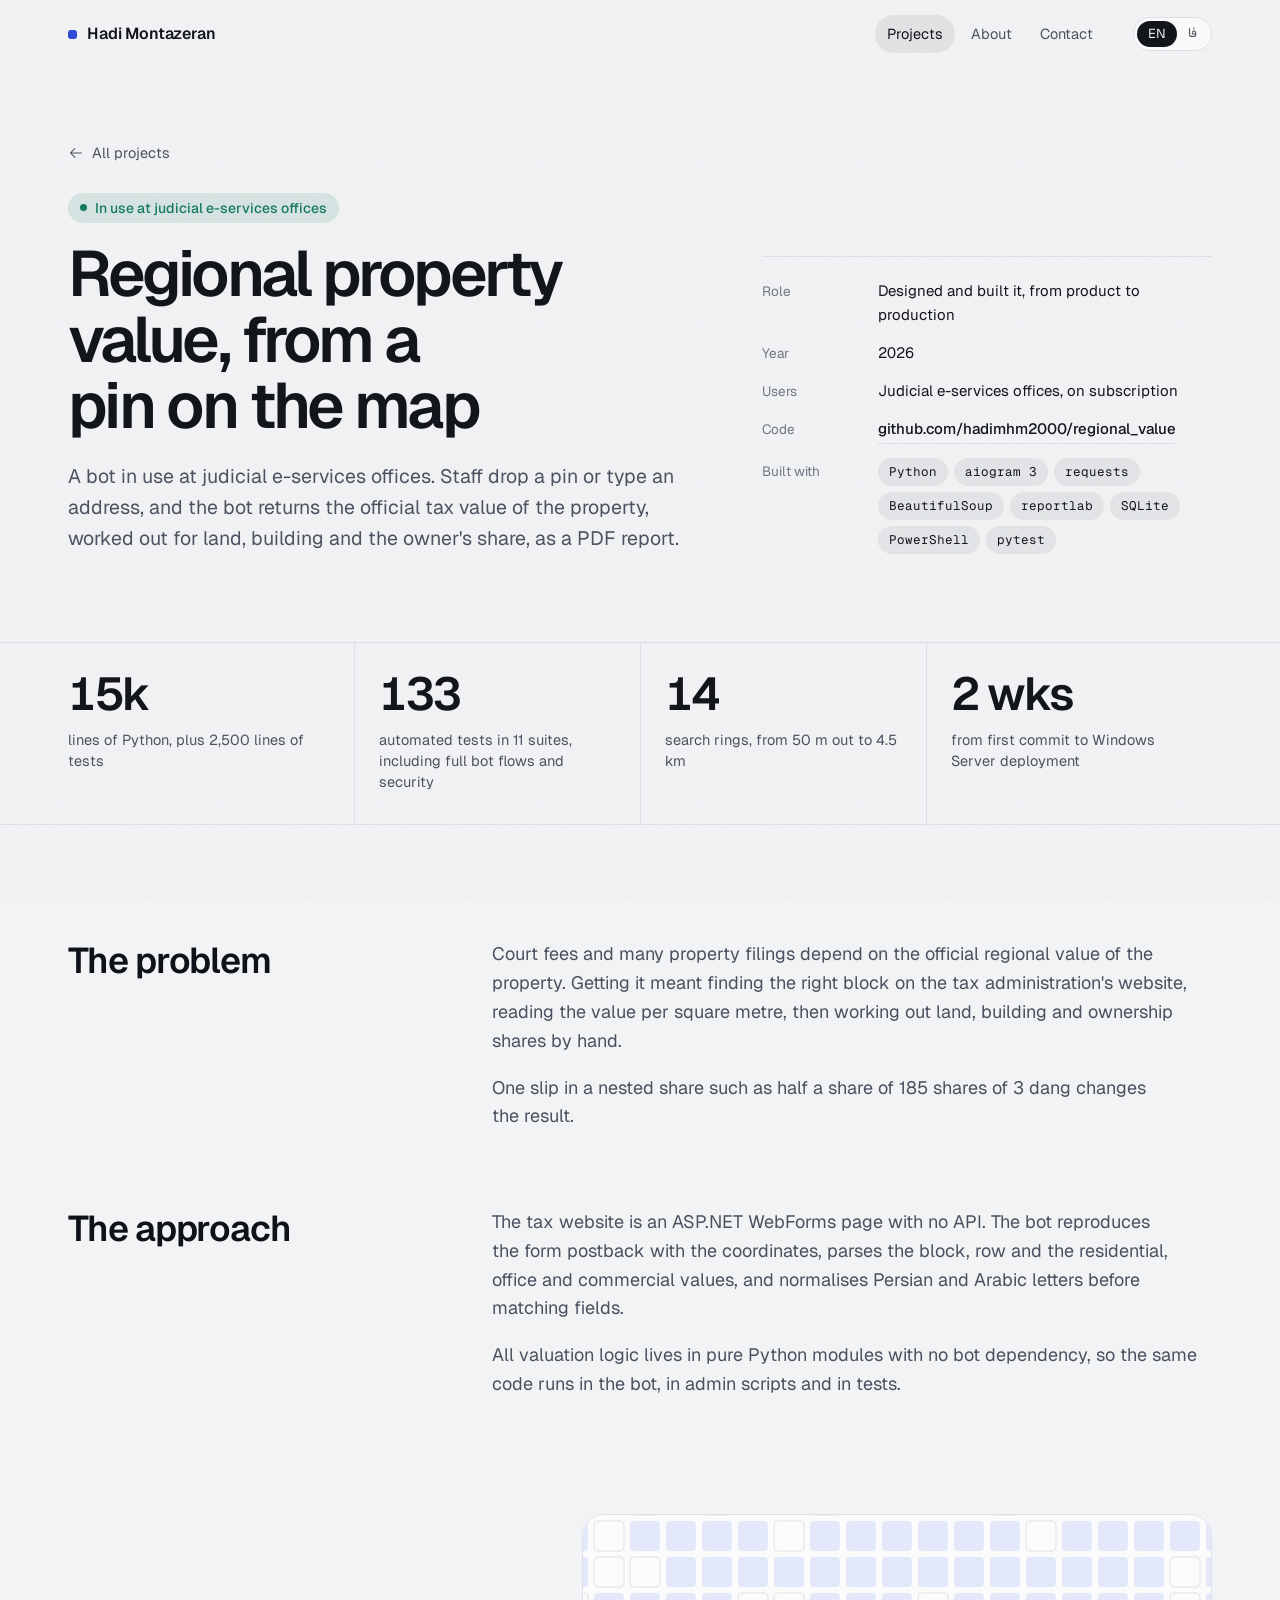
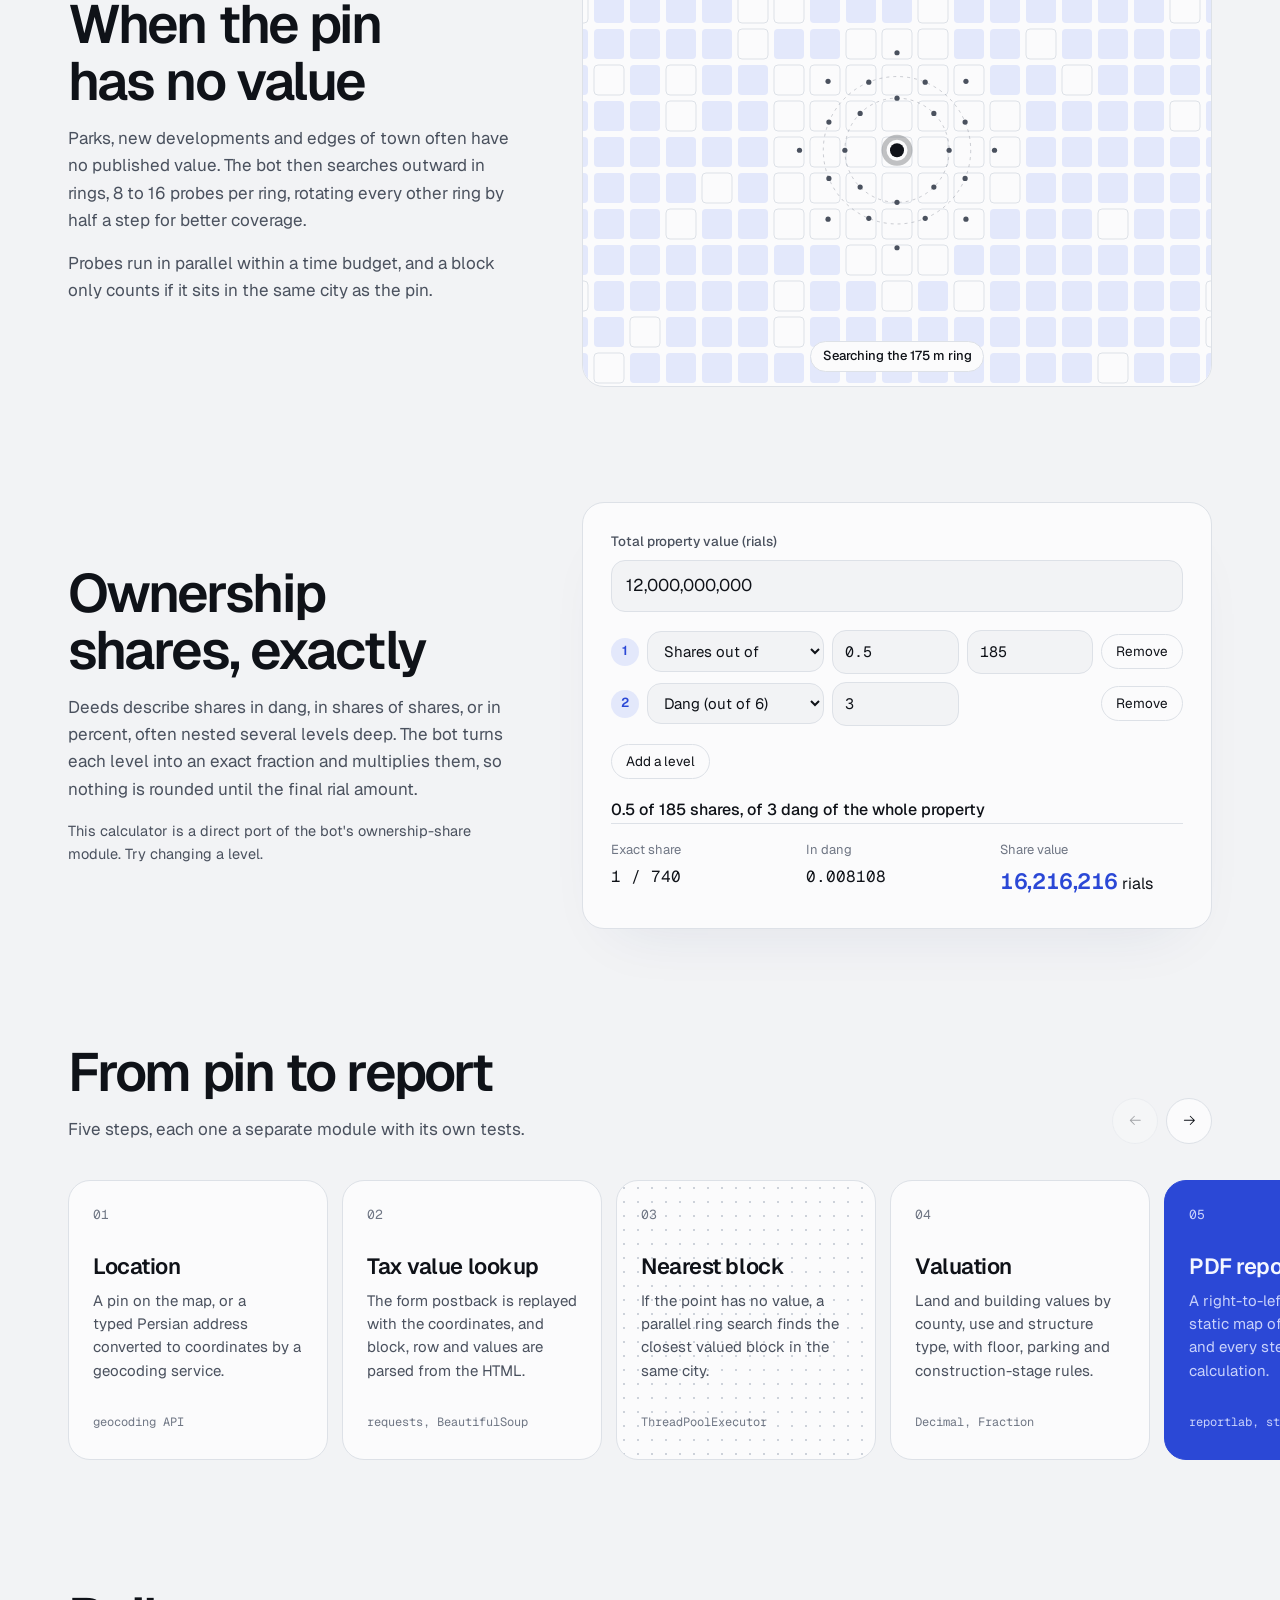
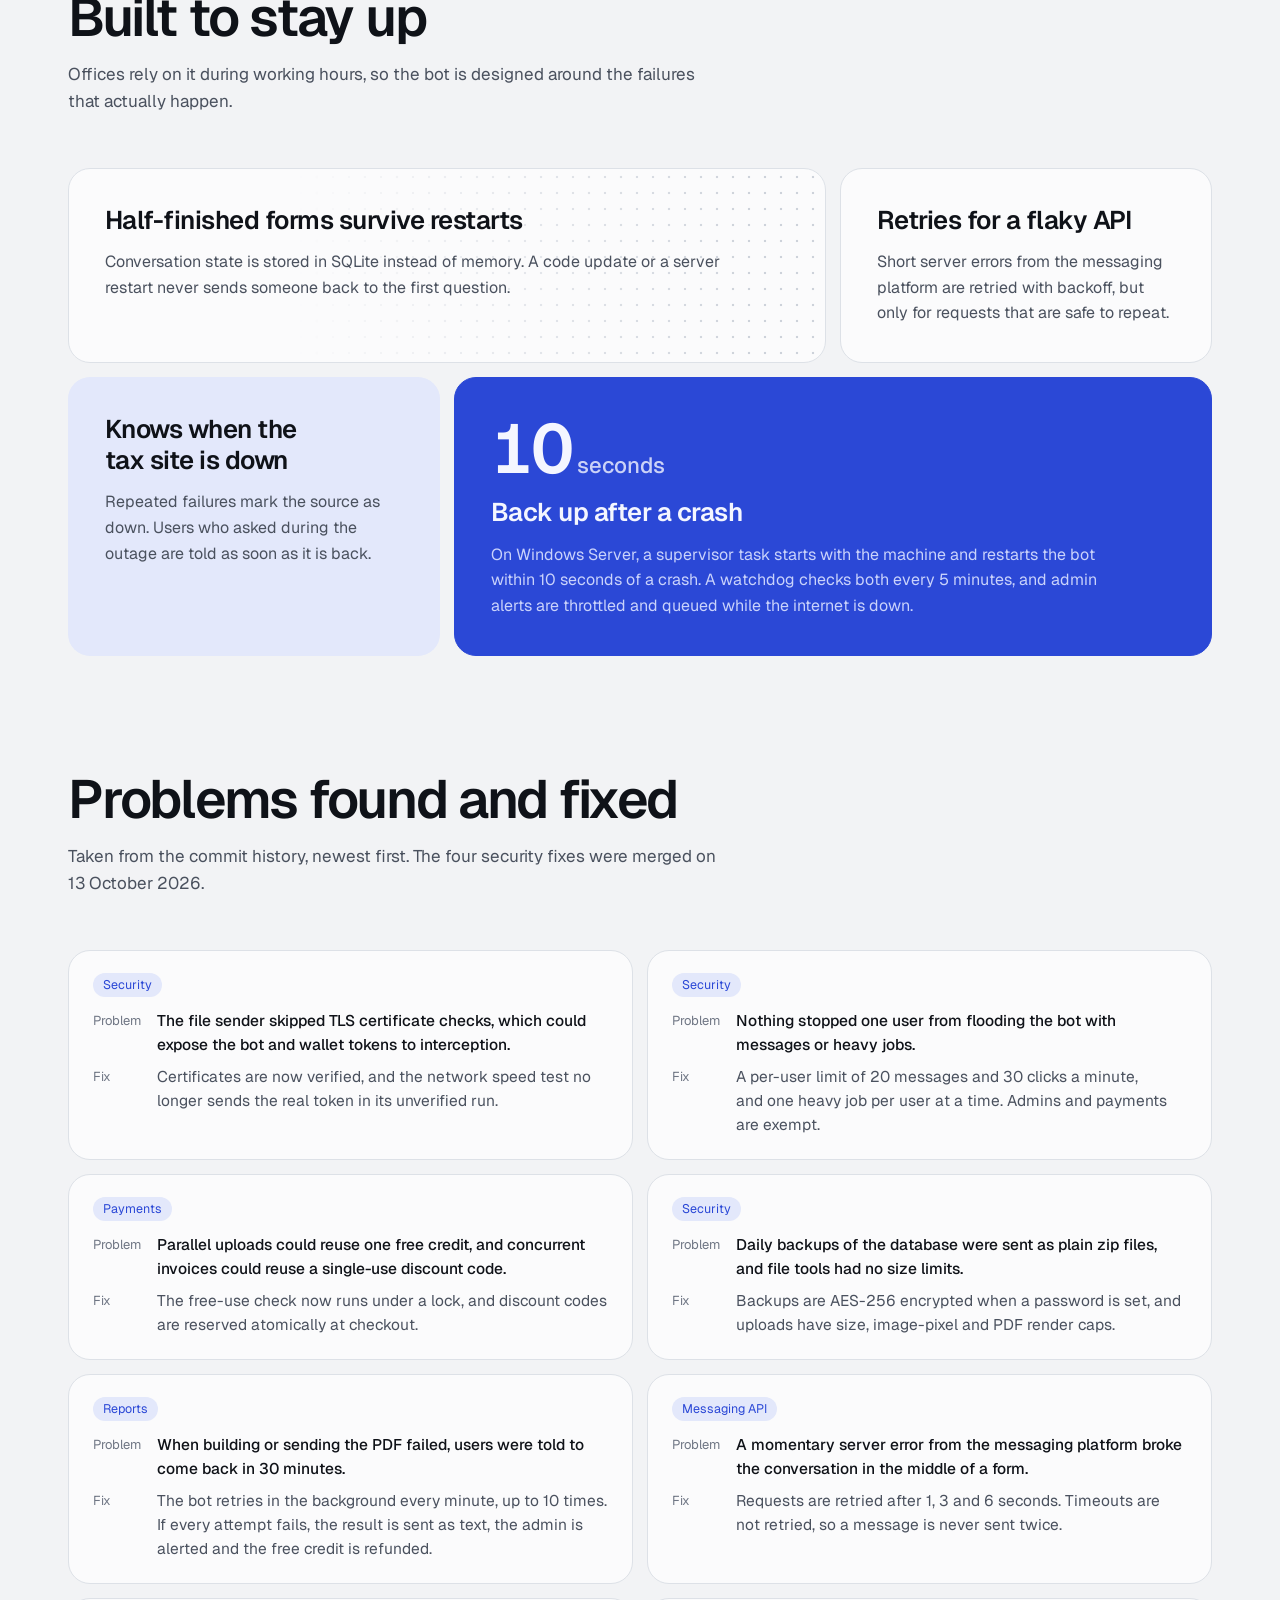
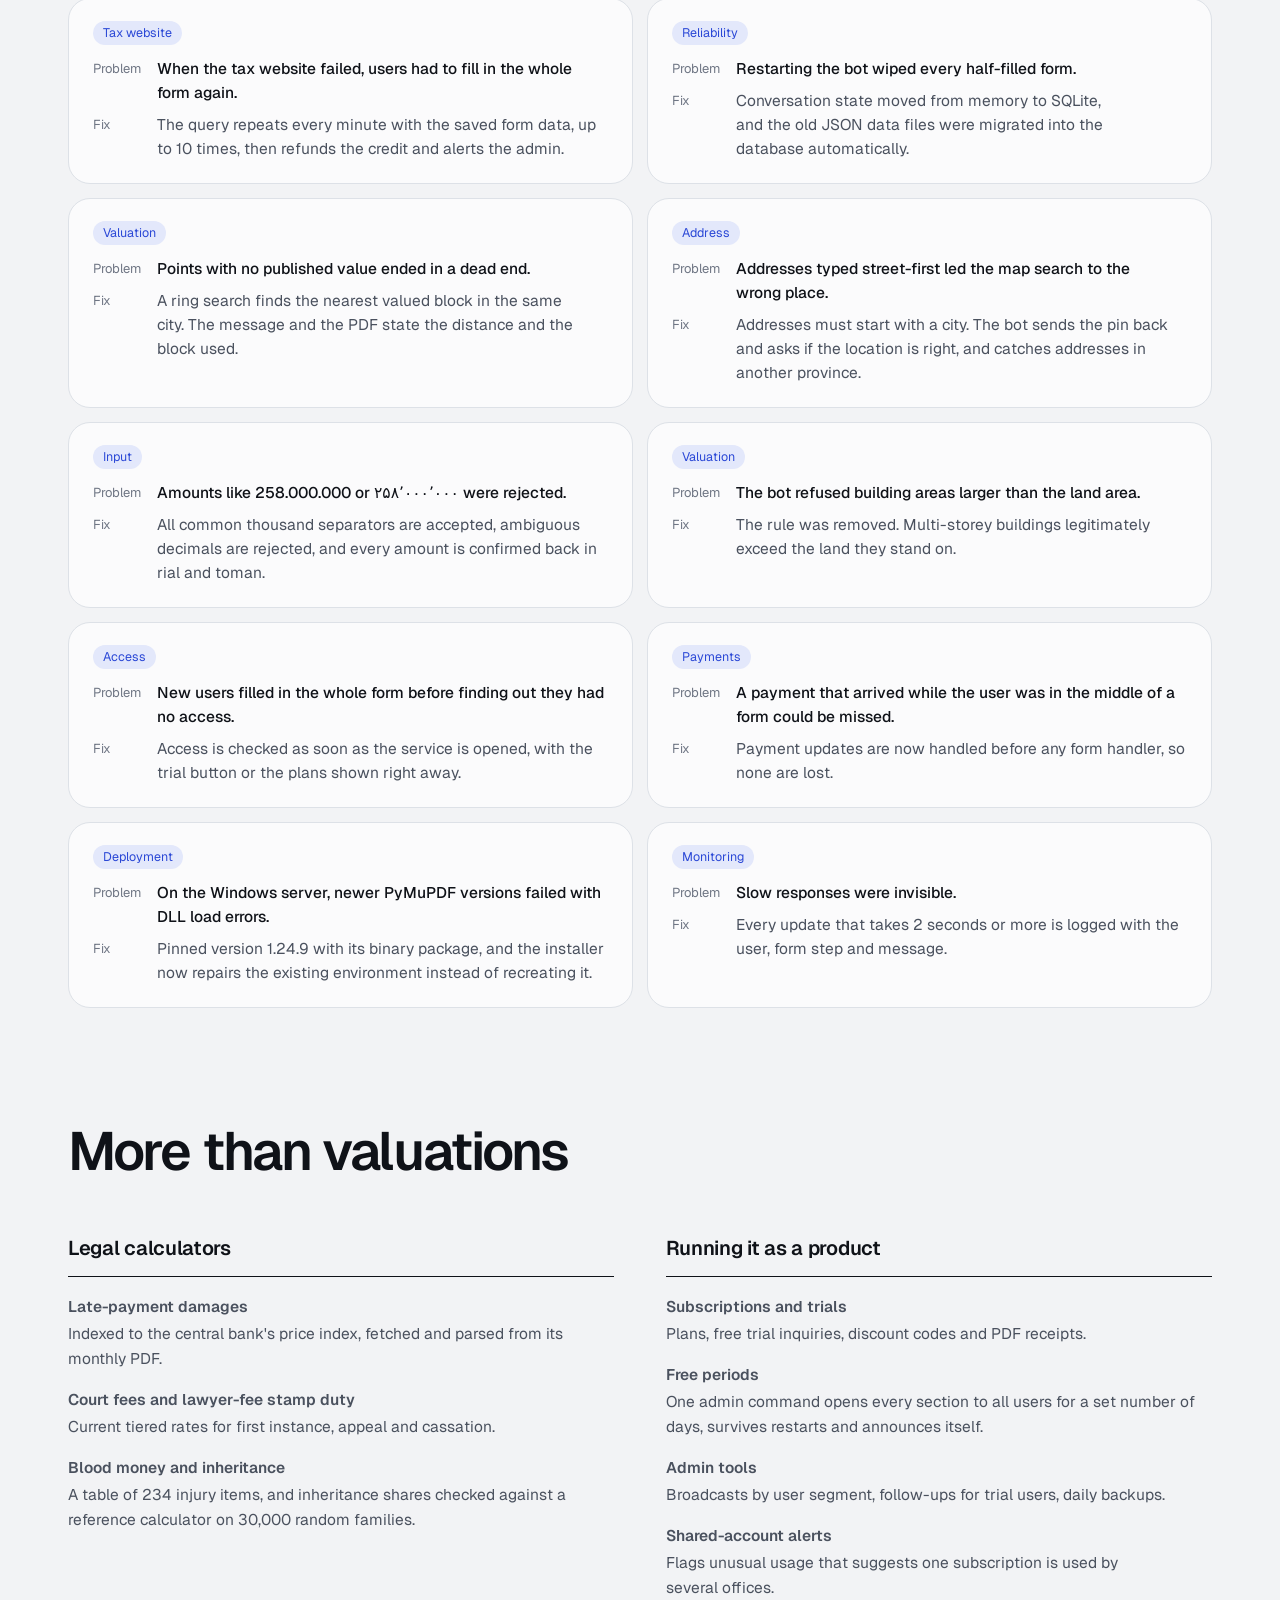
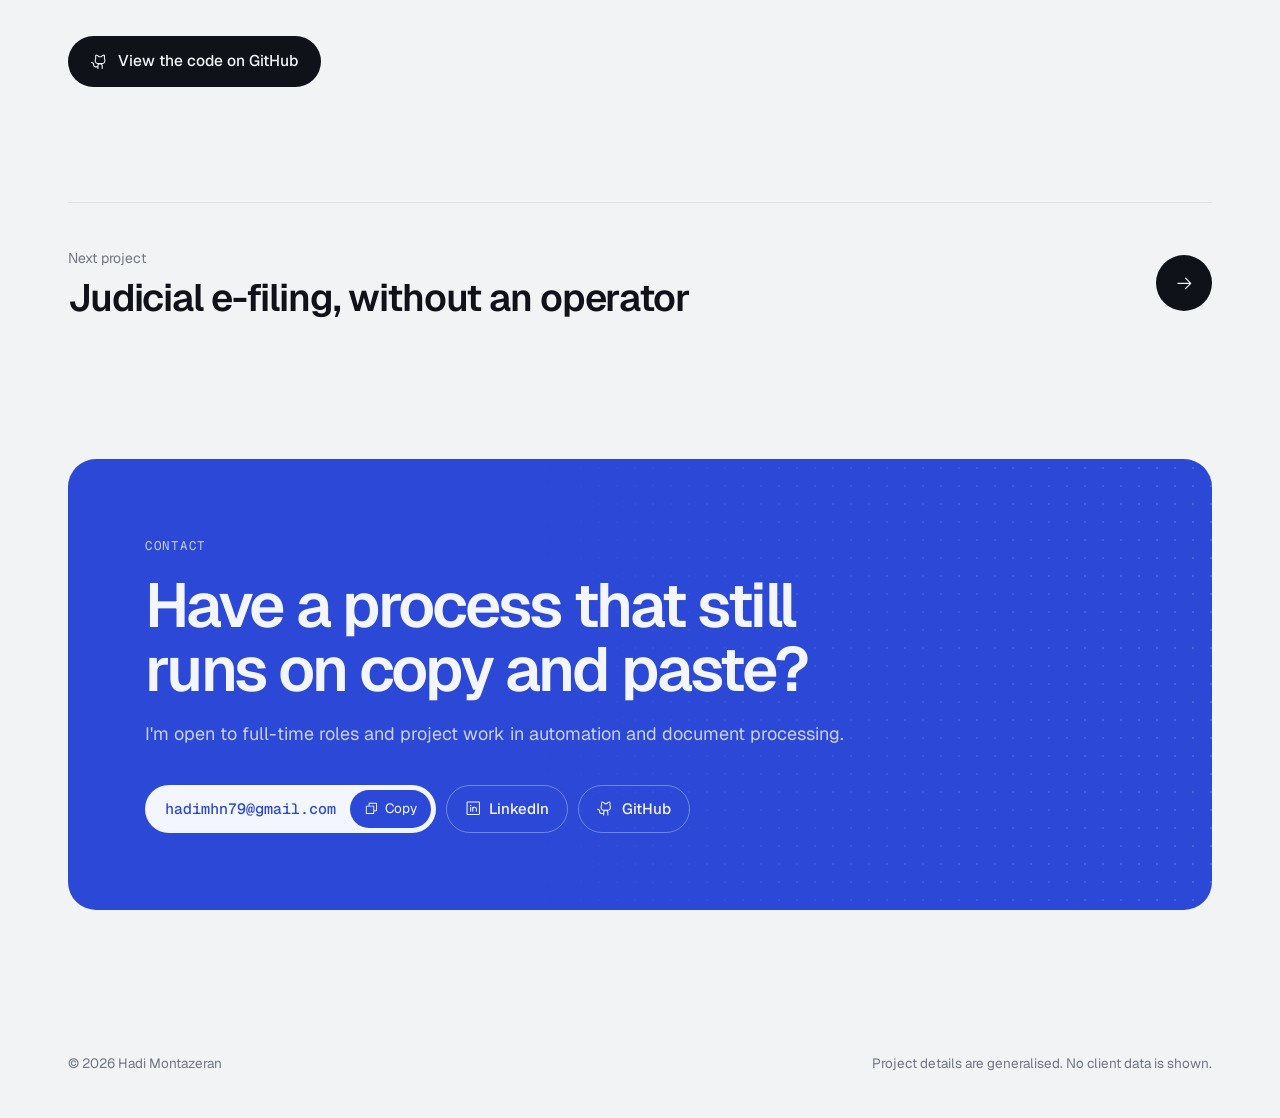
<file: projects/regional-value.html>
<!doctype html>
<html lang="en" dir="ltr">
<head>
<meta charset="utf-8">
<meta name="viewport" content="width=device-width,initial-scale=1,viewport-fit=cover">
<title>Regional property value bot</title>
<meta name="description" content="Case study: official property values from a pin on the map, with land, building and ownership-share calculations and a PDF report.">
<meta name="x-titles" data-en="Regional property value bot" data-fa="ربات ارزش منطقه‌ای ملک">
<meta property="og:title" content="Regional property value bot">
<meta property="og:description" content="Case study: official property values from a pin on the map, with land, building and ownership-share calculations and a PDF report.">
<link rel="icon" href="../assets/favicon.svg" type="image/svg+xml">
<link rel="preconnect" href="https://fonts.googleapis.com">
<link rel="preconnect" href="https://fonts.gstatic.com" crossorigin>
<link rel="stylesheet" href="https://fonts.googleapis.com/css2?family=Geist:wght@400;500;600;700&family=Geist+Mono:wght@400;500&family=Vazirmatn:wght@400;500;700;800&display=swap">
<link rel="stylesheet" href="../assets/site.css">

</head>
<body>
<a class="skip" href="#main"><span data-lang="en">Skip to content</span><span data-lang="fa">رفتن به محتوا</span></a>
<header class="top">
  <div class="wrap">
    <a class="brand" href="../index.html"><i aria-hidden="true"></i><span class="full"><span data-lang="en">Hadi Montazeran</span><span data-lang="fa">هادی منتظران</span></span><span class="short"><span data-lang="en">Hadi Montazeran</span><span data-lang="fa">هادی منتظران</span></span></a>
    <nav class="links" aria-label="Main">
      <a href="../index.html#work" aria-current="page"><span data-lang="en">Projects</span><span data-lang="fa">پروژه‌ها</span></a>
      <a href="../about.html"><span data-lang="en">About</span><span data-lang="fa">درباره</span></a>
      <a href="#contact" class="hide-sm"><span data-lang="en">Contact</span><span data-lang="fa">تماس</span></a>
    </nav>
    <div class="lang" role="group" aria-label="Language">
      <button type="button" id="lang-en" aria-pressed="true">EN</button>
      <button type="button" id="lang-fa" aria-pressed="false">فا</button>
    </div>
  </div>
</header>
<div id="sentinel" style="position:absolute;top:0;height:8px;width:1px" aria-hidden="true"></div>
<main id="main">
<section class="phero">
  <div class="wrap">
    <a class="crumb" href="../index.html#work"><svg class="ico flip" viewBox="0 0 256 256" fill="currentColor" aria-hidden="true"><path d="M224,128a8,8,0,0,1-8,8H59.31l58.35,58.34a8,8,0,0,1-11.32,11.32l-72-72a8,8,0,0,1,0-11.32l72-72a8,8,0,0,1,11.32,11.32L59.31,120H216A8,8,0,0,1,224,128Z"/></svg><span data-lang="en">All projects</span><span data-lang="fa">همه‌ی پروژه‌ها</span></a>
    <div class="phero-grid">
      <div>
        <p class="inuse rise"><span data-lang="en">In use at judicial e-services offices</span><span data-lang="fa">در حال استفاده در دفاتر خدمات الکترونیک قضایی</span></p>
        <h1 class="rise"><span data-lang="en">Regional property value, from a pin on the map</span><span data-lang="fa">ارزش منطقه‌ای ملک، با یک نقطه روی نقشه</span></h1>
        <p class="lead rise d1"><span data-lang="en">A bot in use at judicial e-services offices. Staff drop a pin or type an address, and the bot returns the official tax value of the property, worked out for land, building and the owner's share, as a PDF report.</span><span data-lang="fa">رباتی که در دفاتر خدمات الکترونیک قضایی استفاده می‌شود. کارمند دفتر یک نقطه روی نقشه می‌گذارد یا آدرس را می‌نویسد و ربات ارزش رسمی مالیاتی ملک را، با محاسبه‌ی عرصه، اعیانی و سهم مالک، در قالب گزارش PDF تحویل می‌دهد.</span></p>
      </div>
      <dl class="facts rise d2">
        <div><dt><span data-lang="en">Role</span><span data-lang="fa">نقش</span></dt><dd><span data-lang="en">Designed and built it, from product to production</span><span data-lang="fa">طراحی و ساخت، از ایده تا اجرا</span></dd></div>
        <div><dt><span data-lang="en">Year</span><span data-lang="fa">سال</span></dt><dd class="num"><span data-lang="en">2026</span><span data-lang="fa">۲۰۲۶</span></dd></div>
        <div><dt><span data-lang="en">Users</span><span data-lang="fa">کاربران</span></dt><dd><span data-lang="en">Judicial e-services offices, on subscription</span><span data-lang="fa">دفاتر خدمات الکترونیک قضایی، با اشتراک</span></dd></div>
        <div><dt><span data-lang="en">Code</span><span data-lang="fa">کد</span></dt><dd><a class="link-arrow ltr" style="overflow-wrap:anywhere" href="https://github.com/hadimhm2000/regional_value" target="_blank" rel="noopener">github.com/<wbr>hadimhm2000/<wbr>regional_value</a></dd></div>
        <div><dt><span data-lang="en">Built with</span><span data-lang="fa">ابزارها</span></dt><dd><div class="chips"><span class="chip">Python</span><span class="chip">aiogram 3</span><span class="chip">requests</span><span class="chip">BeautifulSoup</span><span class="chip">reportlab</span><span class="chip">SQLite</span><span class="chip">PowerShell</span><span class="chip">pytest</span></div></dd></div>
      </dl>
    </div>
  </div>
</section>

<section class="stats" aria-label="Project in numbers">
  <div class="wrap">
    <div class="stat"><strong><span data-lang="en">15k</span><span data-lang="fa">۱۵ هزار</span></strong><span><span data-lang="en">lines of Python, plus 2,500 lines of tests</span><span data-lang="fa">خط کد Python، به‌علاوه‌ی ۲٬۵۰۰ خط تست</span></span></div>
    <div class="stat"><strong><span data-lang="en">133</span><span data-lang="fa">۱۳۳</span></strong><span><span data-lang="en">automated tests in 11 suites, including full bot flows and security</span><span data-lang="fa">تست خودکار در ۱۱ مجموعه، شامل سناریوهای کامل ربات و امنیت</span></span></div>
    <div class="stat"><strong><span data-lang="en">14</span><span data-lang="fa">۱۴</span></strong><span><span data-lang="en">search rings, from 50 m out to 4.5 km</span><span data-lang="fa">حلقه‌ی جستجو، از ۵۰ متر تا ۴٫۵ کیلومتر</span></span></div>
    <div class="stat"><strong><span data-lang="en">2 wks</span><span data-lang="fa">۲ هفته</span></strong><span><span data-lang="en">from first commit to Windows Server deployment</span><span data-lang="fa">از اولین commit تا نصب روی ویندوز سرور</span></span></div>
  </div>
</section>

<section class="sec">
  <div class="wrap">
    <div class="story reveal">
      <h2><span data-lang="en">The problem</span><span data-lang="fa">مسئله</span></h2>
      <div class="story-body">
        <p><span data-lang="en">Court fees and many property filings depend on the official regional value of the property. Getting it meant finding the right block on the tax administration's website, reading the value per square metre, then working out land, building and ownership shares by hand.</span><span data-lang="fa">هزینه‌ی دادرسی و بسیاری از دعاوی ملکی به ارزش منطقه‌ای رسمی ملک بستگی دارد. برای به دست آوردنش باید بلوک درست را در سایت سازمان امور مالیاتی پیدا می‌کردند، ارزش هر متر مربع را می‌خواندند و بعد عرصه، اعیانی و سهم مالکانه را دستی حساب می‌کردند.</span></p>
        <p><span data-lang="en">One slip in a nested share such as half a share of 185 shares of 3 dang changes the result.</span><span data-lang="fa">یک اشتباه در سهم تودرتو، مثل «نیم سهم از ۱۸۵ سهمِ ۳ دانگ»، نتیجه را عوض می‌کند.</span></p>
      </div>
    </div>
    <div class="story reveal">
      <h2><span data-lang="en">The approach</span><span data-lang="fa">راه‌حل</span></h2>
      <div class="story-body">
        <p><span data-lang="en">The tax website is an ASP.NET WebForms page with no API. The bot reproduces the form postback with the coordinates, parses the block, row and the residential, office and commercial values, and normalises Persian and Arabic letters before matching fields.</span><span data-lang="fa">سایت مالیاتی یک صفحه‌ی ASP.NET WebForms بدون API است. ربات ارسال فرم را با مختصات بازسازی می‌کند، بلوک، ردیف و ارزش‌های مسکونی، اداری و تجاری را استخراج می‌کند و پیش از تطبیق فیلدها، حروف فارسی و عربی را یکسان می‌کند.</span></p>
        <p><span data-lang="en">All valuation logic lives in pure Python modules with no bot dependency, so the same code runs in the bot, in admin scripts and in tests.</span><span data-lang="fa">همه‌ی منطق ارزش‌گذاری در ماژول‌های Python خالص و بدون وابستگی به ربات است، پس همان کد در ربات، اسکریپت‌های مدیریتی و تست‌ها اجرا می‌شود.</span></p>
      </div>
    </div>
  </div>
</section>

<section class="sec" style="padding-top:0">
  <div class="wrap demo">
    <div class="demo-copy reveal">
      <h2 class="h2"><span data-lang="en">When the pin has no value</span><span data-lang="fa">وقتی نقطه ارزش ندارد</span></h2>
      <p><span data-lang="en">Parks, new developments and edges of town often have no published value. The bot then searches outward in rings, 8 to 16 probes per ring, rotating every other ring by half a step for better coverage.</span><span data-lang="fa">پارک‌ها، محله‌های تازه‌ساز و حاشیه‌ی شهر اغلب ارزش منتشرشده ندارند. ربات در این حالت حلقه‌به‌حلقه به بیرون جستجو می‌کند، در هر حلقه ۸ تا ۱۶ نقطه، و هر حلقه را نیم‌گام می‌چرخاند تا پوشش بهتری داشته باشد.</span></p>
      <p><span data-lang="en">Probes run in parallel within a time budget, and a block only counts if it sits in the same city as the pin.</span><span data-lang="fa">جستجوها به‌صورت موازی و در یک بودجه‌ی زمانی اجرا می‌شوند و بلوکی پذیرفته می‌شود که در همان شهرِ نقطه باشد.</span></p>
    </div>
    <div class="mapbox reveal"><canvas data-rings data-big role="img" aria-label="Animation: ring search around a map pin for the nearest block with a published value"></canvas></div>
  </div>
</section>

<section class="sec" style="padding-top:0">
  <div class="wrap demo">
    <div class="demo-copy reveal">
      <h2 class="h2"><span data-lang="en">Ownership shares, exactly</span><span data-lang="fa">سهم مالکانه، دقیق</span></h2>
      <p><span data-lang="en">Deeds describe shares in dang, in shares of shares, or in percent, often nested several levels deep. The bot turns each level into an exact fraction and multiplies them, so nothing is rounded until the final rial amount.</span><span data-lang="fa">اسناد سهم را به دانگ، سهم از سهم یا درصد می‌نویسند و اغلب چند مرحله تودرتو. ربات هر مرحله را به کسر دقیق تبدیل و در هم ضرب می‌کند، پس تا مبلغ نهایی ریالی هیچ گردکردنی اتفاق نمی‌افتد.</span></p>
      <p class="note"><span data-lang="en">This calculator is a direct port of the bot's ownership-share module. Try changing a level.</span><span data-lang="fa">این ماشین‌حساب نسخه‌ی مستقیم ماژول سهم مالکانه‌ی ربات است. یکی از مراحل را تغییر دهید.</span></p>
    </div>
    <form class="calc reveal" id="share" novalidate onsubmit="return false">
      <div class="field">
        <label for="share-value"><span data-lang="en">Total property value (rials)</span><span data-lang="fa">ارزش کل ملک (ریال)</span></label>
        <input id="share-value" class="ltr mono" inputmode="numeric" value="12,000,000,000" autocomplete="off">
      </div>
      <div id="share-rows"></div>
      <div><button type="button" class="chipbtn" id="share-add">Add a level</button></div>
      <div id="share-out" aria-live="polite"></div>
    </form>
  </div>
</section>

<section class="sec" style="padding-top:0">
  <div class="wrap pipe-head">
    <div>
      <h2 class="h2"><span data-lang="en">From pin to report</span><span data-lang="fa">از نقطه تا گزارش</span></h2>
      <p class="lead"><span data-lang="en">Five steps, each one a separate module with its own tests.</span><span data-lang="fa">پنج مرحله، هر کدام یک ماژول جدا با تست‌های خودش.</span></p>
    </div>
    <div class="arrows">
      <button type="button" id="prev" aria-label="Previous step"><svg class="ico flip" viewBox="0 0 256 256" fill="currentColor" aria-hidden="true"><path d="M224,128a8,8,0,0,1-8,8H59.31l58.35,58.34a8,8,0,0,1-11.32,11.32l-72-72a8,8,0,0,1,0-11.32l72-72a8,8,0,0,1,11.32,11.32L59.31,120H216A8,8,0,0,1,224,128Z"/></svg></button>
      <button type="button" id="next" aria-label="Next step"><svg class="ico flip" viewBox="0 0 256 256" fill="currentColor" aria-hidden="true"><path d="M221.66,133.66l-72,72a8,8,0,0,1-11.32-11.32L196.69,136H40a8,8,0,0,1,0-16H196.69L138.34,61.66a8,8,0,0,1,11.32-11.32l72,72A8,8,0,0,1,221.66,133.66Z"/></svg></button>
    </div>
  </div>
  <div class="track" id="track" tabindex="0" aria-label="Steps from pin to report">
    <article class="stage"><span class="n">01</span><div><h3><span data-lang="en">Location</span><span data-lang="fa">موقعیت</span></h3><p><span data-lang="en">A pin on the map, or a typed Persian address converted to coordinates by a geocoding service.</span><span data-lang="fa">یک نقطه روی نقشه، یا آدرس فارسی که با سرویس مکان‌یابی به مختصات تبدیل می‌شود.</span></p></div><span class="tech">geocoding API</span></article>
    <article class="stage"><span class="n">02</span><div><h3><span data-lang="en">Tax value lookup</span><span data-lang="fa">استعلام ارزش</span></h3><p><span data-lang="en">The form postback is replayed with the coordinates, and block, row and values are parsed from the HTML.</span><span data-lang="fa">ارسال فرم با مختصات بازسازی و بلوک، ردیف و ارزش‌ها از HTML استخراج می‌شود.</span></p></div><span class="tech">requests, BeautifulSoup</span></article>
    <article class="stage dots"><span class="n">03</span><div><h3><span data-lang="en">Nearest block</span><span data-lang="fa">نزدیک‌ترین بلوک</span></h3><p><span data-lang="en">If the point has no value, a parallel ring search finds the closest valued block in the same city.</span><span data-lang="fa">اگر نقطه ارزش نداشت، جستجوی موازی حلقه‌ای نزدیک‌ترین بلوک دارای ارزش را در همان شهر پیدا می‌کند.</span></p></div><span class="tech">ThreadPoolExecutor</span></article>
    <article class="stage"><span class="n">04</span><div><h3><span data-lang="en">Valuation</span><span data-lang="fa">ارزش‌گذاری</span></h3><p><span data-lang="en">Land and building values by county, use and structure type, with floor, parking and construction-stage rules.</span><span data-lang="fa">ارزش عرصه و اعیانی بر اساس شهرستان، کاربری و نوع سازه، با قواعد طبقه، پارکینگ و مرحله‌ی ساخت.</span></p></div><span class="tech">Decimal, Fraction</span></article>
    <article class="stage fill"><span class="n">05</span><div><h3><span data-lang="en">PDF report</span><span data-lang="fa">گزارش PDF</span></h3><p><span data-lang="en">A right-to-left report with a static map of the location and every step of the calculation.</span><span data-lang="fa">گزارش راست‌به‌چپ همراه با نقشه‌ی موقعیت و همه‌ی مراحل محاسبه.</span></p></div><span class="tech">reportlab, static maps</span></article>
  </div>
</section>

<section class="sec" style="padding-top:0">
  <div class="wrap">
    <h2 class="h2"><span data-lang="en">Built to stay up</span><span data-lang="fa">ساخته‌شده برای پایداری</span></h2>
    <p class="lead" style="margin-top:16px"><span data-lang="en">Offices rely on it during working hours, so the bot is designed around the failures that actually happen.</span><span data-lang="fa">دفاتر در ساعت کاری به آن متکی‌اند، پس ربات حول خطاهایی طراحی شده که واقعاً پیش می‌آیند.</span></p>
    <div class="bento">
      <article class="cell wide dots reveal">
        <h3><span data-lang="en">Half-finished forms survive restarts</span><span data-lang="fa">فرم نیمه‌کاره با ری‌استارت پاک نمی‌شود</span></h3>
        <p><span data-lang="en">Conversation state is stored in SQLite instead of memory. A code update or a server restart never sends someone back to the first question.</span><span data-lang="fa">وضعیت گفتگو به‌جای حافظه در SQLite ذخیره می‌شود. به‌روزرسانی کد یا ری‌استارت سرور هیچ‌کس را به سؤال اول برنمی‌گرداند.</span></p>
      </article>
      <article class="cell reveal">
        <h3><span data-lang="en">Retries for a flaky API</span><span data-lang="fa">تلاش دوباره برای API ناپایدار</span></h3>
        <p><span data-lang="en">Short server errors from the messaging platform are retried with backoff, but only for requests that are safe to repeat.</span><span data-lang="fa">خطاهای کوتاه سرور پیام‌رسان با فاصله‌ی افزایشی تکرار می‌شوند، ولی فقط برای درخواست‌هایی که تکرارشان بی‌خطر است.</span></p>
      </article>
      <article class="cell tint reveal">
        <h3><span data-lang="en">Knows when the tax site is down</span><span data-lang="fa">می‌فهمد سایت مالیاتی قطع است</span></h3>
        <p><span data-lang="en">Repeated failures mark the source as down. Users who asked during the outage are told as soon as it is back.</span><span data-lang="fa">خطاهای پیاپی، منبع را قطع علامت می‌زند. کاربرانی که در زمان قطعی درخواست داده‌اند، به محض وصل شدن خبردار می‌شوند.</span></p>
      </article>
      <article class="cell wide fill reveal">
        <p class="big ltr"><span data-lang="en">10<small>seconds</small></span><span data-lang="fa">۱۰<small>ثانیه</small></span></p>
        <h3><span data-lang="en">Back up after a crash</span><span data-lang="fa">بازگشت پس از قطعی</span></h3>
        <p><span data-lang="en">On Windows Server, a supervisor task starts with the machine and restarts the bot within 10 seconds of a crash. A watchdog checks both every 5 minutes, and admin alerts are throttled and queued while the internet is down.</span><span data-lang="fa">روی ویندوز سرور، یک تسک ناظر با روشن شدن سرور اجرا می‌شود و ربات را ۱۰ ثانیه پس از هر قطعی دوباره بالا می‌آورد. یک پایشگر هر ۵ دقیقه هر دو را بررسی می‌کند و هشدارهای مدیر محدود می‌شوند و در زمان قطعی اینترنت در صف می‌مانند.</span></p>
      </article>
    </div>
  </div>
</section>

<section class="sec" id="fixes" style="padding-top:0">
  <div class="wrap">
    <h2 class="h2"><span data-lang="en">Problems found and fixed</span><span data-lang="fa">مشکلاتی که پیدا و برطرف شد</span></h2>
    <p class="lead" style="margin-top:16px"><span data-lang="en">Taken from the commit history, newest first. The four security fixes were merged on 13 October 2026.</span><span data-lang="fa">برگرفته از تاریخچه‌ی commitها، از جدید به قدیم. چهار اصلاح امنیتی در ۱۳ اکتبر ۲۰۲۶ ادغام شدند.</span></p>
    <ul class="fixes">
      <li class="fix reveal"><span class="area"><span data-lang="en">Security</span><span data-lang="fa">امنیت</span></span><dl><dt><span data-lang="en">Problem</span><span data-lang="fa">مشکل</span></dt><dd class="p"><span data-lang="en">The file sender skipped TLS certificate checks, which could expose the bot and wallet tokens to interception.</span><span data-lang="fa">ارسال‌کننده‌ی فایل گواهی TLS را بررسی نمی‌کرد و توکن ربات و کیف پول ممکن بود رهگیری شود.</span></dd><dt><span data-lang="en">Fix</span><span data-lang="fa">راه‌حل</span></dt><dd class="f"><span data-lang="en">Certificates are now verified, and the network speed test no longer sends the real token in its unverified run.</span><span data-lang="fa">گواهی‌ها حالا بررسی می‌شوند و تست سرعت شبکه دیگر توکن واقعی را در اجرای بدون بررسی نمی‌فرستد.</span></dd></dl></li>
      <li class="fix reveal"><span class="area"><span data-lang="en">Security</span><span data-lang="fa">امنیت</span></span><dl><dt><span data-lang="en">Problem</span><span data-lang="fa">مشکل</span></dt><dd class="p"><span data-lang="en">Nothing stopped one user from flooding the bot with messages or heavy jobs.</span><span data-lang="fa">هیچ چیزی جلوی ارسال انبوه پیام یا کارهای سنگین توسط یک کاربر را نمی‌گرفت.</span></dd><dt><span data-lang="en">Fix</span><span data-lang="fa">راه‌حل</span></dt><dd class="f"><span data-lang="en">A per-user limit of 20 messages and 30 clicks a minute, and one heavy job per user at a time. Admins and payments are exempt.</span><span data-lang="fa">محدودیت ۲۰ پیام و ۳۰ کلیک در دقیقه برای هر کاربر و فقط یک کار سنگین هم‌زمان. مدیر و پرداخت‌ها مستثنی‌اند.</span></dd></dl></li>
      <li class="fix reveal"><span class="area"><span data-lang="en">Payments</span><span data-lang="fa">پرداخت</span></span><dl><dt><span data-lang="en">Problem</span><span data-lang="fa">مشکل</span></dt><dd class="p"><span data-lang="en">Parallel uploads could reuse one free credit, and concurrent invoices could reuse a single-use discount code.</span><span data-lang="fa">بارگذاری‌های هم‌زمان می‌توانستند یک اعتبار رایگان را چند بار مصرف کنند و فاکتورهای هم‌زمان یک کد تخفیف یک‌بارمصرف را.</span></dd><dt><span data-lang="en">Fix</span><span data-lang="fa">راه‌حل</span></dt><dd class="f"><span data-lang="en">The free-use check now runs under a lock, and discount codes are reserved atomically at checkout.</span><span data-lang="fa">بررسی استفاده‌ی رایگان حالا با قفل انجام می‌شود و کد تخفیف هنگام پرداخت به‌صورت اتمی رزرو می‌شود.</span></dd></dl></li>
      <li class="fix reveal"><span class="area"><span data-lang="en">Security</span><span data-lang="fa">امنیت</span></span><dl><dt><span data-lang="en">Problem</span><span data-lang="fa">مشکل</span></dt><dd class="p"><span data-lang="en">Daily backups of the database were sent as plain zip files, and file tools had no size limits.</span><span data-lang="fa">پشتیبان روزانه‌ی پایگاه داده به‌صورت zip ساده ارسال می‌شد و ابزارهای فایل محدودیت حجم نداشتند.</span></dd><dt><span data-lang="en">Fix</span><span data-lang="fa">راه‌حل</span></dt><dd class="f"><span data-lang="en">Backups are AES-256 encrypted when a password is set, and uploads have size, image-pixel and PDF render caps.</span><span data-lang="fa">پشتیبان‌ها با تعیین رمز با AES-256 رمزگذاری می‌شوند و بارگذاری‌ها سقف حجم، پیکسل تصویر و رندر PDF دارند.</span></dd></dl></li>
      <li class="fix reveal"><span class="area"><span data-lang="en">Reports</span><span data-lang="fa">گزارش</span></span><dl><dt><span data-lang="en">Problem</span><span data-lang="fa">مشکل</span></dt><dd class="p"><span data-lang="en">When building or sending the PDF failed, users were told to come back in 30 minutes.</span><span data-lang="fa">وقتی ساخت یا ارسال PDF خطا می‌داد، به کاربر گفته می‌شد ۳۰ دقیقه بعد برگردد.</span></dd><dt><span data-lang="en">Fix</span><span data-lang="fa">راه‌حل</span></dt><dd class="f"><span data-lang="en">The bot retries in the background every minute, up to 10 times. If every attempt fails, the result is sent as text, the admin is alerted and the free credit is refunded.</span><span data-lang="fa">ربات در پس‌زمینه هر دقیقه دوباره تلاش می‌کند، تا ۱۰ بار. اگر همه ناموفق باشد، نتیجه به‌صورت متن ارسال، به مدیر اطلاع داده و اعتبار رایگان برگردانده می‌شود.</span></dd></dl></li>
      <li class="fix reveal"><span class="area"><span data-lang="en">Messaging API</span><span data-lang="fa">API پیام‌رسان</span></span><dl><dt><span data-lang="en">Problem</span><span data-lang="fa">مشکل</span></dt><dd class="p"><span data-lang="en">A momentary server error from the messaging platform broke the conversation in the middle of a form.</span><span data-lang="fa">یک خطای لحظه‌ای سرور پیام‌رسان، گفتگو را وسط فرم قطع می‌کرد.</span></dd><dt><span data-lang="en">Fix</span><span data-lang="fa">راه‌حل</span></dt><dd class="f"><span data-lang="en">Requests are retried after 1, 3 and 6 seconds. Timeouts are not retried, so a message is never sent twice.</span><span data-lang="fa">درخواست‌ها بعد از ۱، ۳ و ۶ ثانیه تکرار می‌شوند. خطای timeout تکرار نمی‌شود تا هیچ پیامی دو بار ارسال نشود.</span></dd></dl></li>
      <li class="fix reveal"><span class="area"><span data-lang="en">Tax website</span><span data-lang="fa">سایت مالیاتی</span></span><dl><dt><span data-lang="en">Problem</span><span data-lang="fa">مشکل</span></dt><dd class="p"><span data-lang="en">When the tax website failed, users had to fill in the whole form again.</span><span data-lang="fa">وقتی سایت مالیاتی خطا می‌داد، کاربر باید کل فرم را دوباره پر می‌کرد.</span></dd><dt><span data-lang="en">Fix</span><span data-lang="fa">راه‌حل</span></dt><dd class="f"><span data-lang="en">The query repeats every minute with the saved form data, up to 10 times, then refunds the credit and alerts the admin.</span><span data-lang="fa">استعلام با داده‌های ذخیره‌شده‌ی فرم هر دقیقه تکرار می‌شود، تا ۱۰ بار، و بعد اعتبار برگردانده و به مدیر اطلاع داده می‌شود.</span></dd></dl></li>
      <li class="fix reveal"><span class="area"><span data-lang="en">Reliability</span><span data-lang="fa">پایداری</span></span><dl><dt><span data-lang="en">Problem</span><span data-lang="fa">مشکل</span></dt><dd class="p"><span data-lang="en">Restarting the bot wiped every half-filled form.</span><span data-lang="fa">هر ری‌استارت ربات، همه‌ی فرم‌های نیمه‌کاره را پاک می‌کرد.</span></dd><dt><span data-lang="en">Fix</span><span data-lang="fa">راه‌حل</span></dt><dd class="f"><span data-lang="en">Conversation state moved from memory to SQLite, and the old JSON data files were migrated into the database automatically.</span><span data-lang="fa">وضعیت گفتگو از حافظه به SQLite منتقل شد و فایل‌های JSON قبلی خودکار به پایگاه داده انتقال یافتند.</span></dd></dl></li>
      <li class="fix reveal"><span class="area"><span data-lang="en">Valuation</span><span data-lang="fa">ارزش‌گذاری</span></span><dl><dt><span data-lang="en">Problem</span><span data-lang="fa">مشکل</span></dt><dd class="p"><span data-lang="en">Points with no published value ended in a dead end.</span><span data-lang="fa">نقاطی که ارزش منتشرشده نداشتند، به بن‌بست می‌رسیدند.</span></dd><dt><span data-lang="en">Fix</span><span data-lang="fa">راه‌حل</span></dt><dd class="f"><span data-lang="en">A ring search finds the nearest valued block in the same city. The message and the PDF state the distance and the block used.</span><span data-lang="fa">جستجوی حلقه‌ای نزدیک‌ترین بلوک دارای ارزش را در همان شهر پیدا می‌کند. پیام و PDF فاصله و بلوک استفاده‌شده را اعلام می‌کنند.</span></dd></dl></li>
      <li class="fix reveal"><span class="area"><span data-lang="en">Address</span><span data-lang="fa">آدرس</span></span><dl><dt><span data-lang="en">Problem</span><span data-lang="fa">مشکل</span></dt><dd class="p"><span data-lang="en">Addresses typed street-first led the map search to the wrong place.</span><span data-lang="fa">آدرس‌هایی که با نام خیابان شروع می‌شدند، جستجوی نقشه را به جای اشتباه می‌بردند.</span></dd><dt><span data-lang="en">Fix</span><span data-lang="fa">راه‌حل</span></dt><dd class="f"><span data-lang="en">Addresses must start with a city. The bot sends the pin back and asks if the location is right, and catches addresses in another province.</span><span data-lang="fa">آدرس باید با نام شهر شروع شود. ربات نقطه را برمی‌گرداند و می‌پرسد موقعیت درست است یا نه، و آدرس استان دیگر را تشخیص می‌دهد.</span></dd></dl></li>
      <li class="fix reveal"><span class="area"><span data-lang="en">Input</span><span data-lang="fa">ورودی</span></span><dl><dt><span data-lang="en">Problem</span><span data-lang="fa">مشکل</span></dt><dd class="p"><span data-lang="en">Amounts like 258.000.000 or ۲۵۸٬۰۰۰٬۰۰۰ were rejected.</span><span data-lang="fa">مبالغی مثل 258.000.000 یا ۲۵۸٬۰۰۰٬۰۰۰ پذیرفته نمی‌شد.</span></dd><dt><span data-lang="en">Fix</span><span data-lang="fa">راه‌حل</span></dt><dd class="f"><span data-lang="en">All common thousand separators are accepted, ambiguous decimals are rejected, and every amount is confirmed back in rial and toman.</span><span data-lang="fa">همه‌ی جداکننده‌های رایج هزارگان پذیرفته می‌شوند، اعشار مبهم رد می‌شود و هر مبلغ به ریال و تومان تأیید می‌شود.</span></dd></dl></li>
      <li class="fix reveal"><span class="area"><span data-lang="en">Valuation</span><span data-lang="fa">ارزش‌گذاری</span></span><dl><dt><span data-lang="en">Problem</span><span data-lang="fa">مشکل</span></dt><dd class="p"><span data-lang="en">The bot refused building areas larger than the land area.</span><span data-lang="fa">ربات متراژ اعیانی بیشتر از عرصه را قبول نمی‌کرد.</span></dd><dt><span data-lang="en">Fix</span><span data-lang="fa">راه‌حل</span></dt><dd class="f"><span data-lang="en">The rule was removed. Multi-storey buildings legitimately exceed the land they stand on.</span><span data-lang="fa">این محدودیت حذف شد. ساختمان چندطبقه به‌طور طبیعی متراژی بیشتر از زمینش دارد.</span></dd></dl></li>
      <li class="fix reveal"><span class="area"><span data-lang="en">Access</span><span data-lang="fa">دسترسی</span></span><dl><dt><span data-lang="en">Problem</span><span data-lang="fa">مشکل</span></dt><dd class="p"><span data-lang="en">New users filled in the whole form before finding out they had no access.</span><span data-lang="fa">کاربر جدید کل فرم را پر می‌کرد و تازه آخر کار می‌فهمید دسترسی ندارد.</span></dd><dt><span data-lang="en">Fix</span><span data-lang="fa">راه‌حل</span></dt><dd class="f"><span data-lang="en">Access is checked as soon as the service is opened, with the trial button or the plans shown right away.</span><span data-lang="fa">دسترسی همان لحظه‌ی ورود به خدمت بررسی می‌شود و دکمه‌ی تست یا طرح‌های اشتراک فوراً نمایش داده می‌شود.</span></dd></dl></li>
      <li class="fix reveal"><span class="area"><span data-lang="en">Payments</span><span data-lang="fa">پرداخت</span></span><dl><dt><span data-lang="en">Problem</span><span data-lang="fa">مشکل</span></dt><dd class="p"><span data-lang="en">A payment that arrived while the user was in the middle of a form could be missed.</span><span data-lang="fa">پرداختی که وسط پر کردن فرم می‌رسید، ممکن بود از دست برود.</span></dd><dt><span data-lang="en">Fix</span><span data-lang="fa">راه‌حل</span></dt><dd class="f"><span data-lang="en">Payment updates are now handled before any form handler, so none are lost.</span><span data-lang="fa">پرداخت‌ها حالا پیش از هر مرحله‌ی فرم پردازش می‌شوند و هیچ‌کدام از دست نمی‌رود.</span></dd></dl></li>
      <li class="fix reveal"><span class="area"><span data-lang="en">Deployment</span><span data-lang="fa">استقرار</span></span><dl><dt><span data-lang="en">Problem</span><span data-lang="fa">مشکل</span></dt><dd class="p"><span data-lang="en">On the Windows server, newer PyMuPDF versions failed with DLL load errors.</span><span data-lang="fa">روی ویندوز سرور، نسخه‌های جدید PyMuPDF با خطای بارگذاری DLL از کار می‌افتادند.</span></dd><dt><span data-lang="en">Fix</span><span data-lang="fa">راه‌حل</span></dt><dd class="f"><span data-lang="en">Pinned version 1.24.9 with its binary package, and the installer now repairs the existing environment instead of recreating it.</span><span data-lang="fa">نسخه‌ی 1.24.9 همراه با بسته‌ی باینری‌اش ثابت شد و نصب‌کننده حالا محیط موجود را تعمیر می‌کند، نه اینکه از نو بسازد.</span></dd></dl></li>
      <li class="fix reveal"><span class="area"><span data-lang="en">Monitoring</span><span data-lang="fa">پایش</span></span><dl><dt><span data-lang="en">Problem</span><span data-lang="fa">مشکل</span></dt><dd class="p"><span data-lang="en">Slow responses were invisible.</span><span data-lang="fa">پاسخ‌های کند دیده نمی‌شدند.</span></dd><dt><span data-lang="en">Fix</span><span data-lang="fa">راه‌حل</span></dt><dd class="f"><span data-lang="en">Every update that takes 2 seconds or more is logged with the user, form step and message.</span><span data-lang="fa">هر درخواستی که ۲ ثانیه یا بیشتر طول بکشد، همراه با کاربر، مرحله‌ی فرم و پیام ثبت می‌شود.</span></dd></dl></li>
    </ul>
  </div>
</section>

<section class="sec" style="padding-top:0">
  <div class="wrap">
    <h2 class="h2"><span data-lang="en">More than valuations</span><span data-lang="fa">فراتر از ارزش منطقه‌ای</span></h2>
    <div class="twocol">
      <div class="reveal">
        <h3><span data-lang="en">Legal calculators</span><span data-lang="fa">ماشین‌حساب‌های حقوقی</span></h3>
        <ul>
          <li><b><span data-lang="en">Late-payment damages</span><span data-lang="fa">خسارت تأخیر تأدیه</span></b><span><span data-lang="en">Indexed to the central bank's price index, fetched and parsed from its monthly PDF.</span><span data-lang="fa">بر اساس شاخص قیمت بانک مرکزی که هر ماه از PDF رسمی دریافت و استخراج می‌شود.</span></span></li>
          <li><b><span data-lang="en">Court fees and lawyer-fee stamp duty</span><span data-lang="fa">هزینه‌ی دادرسی و تمبر حق‌الوکاله</span></b><span><span data-lang="en">Current tiered rates for first instance, appeal and cassation.</span><span data-lang="fa">نرخ‌های پلکانی فعلی برای بدوی، تجدیدنظر و فرجام.</span></span></li>
          <li><b><span data-lang="en">Blood money and inheritance</span><span data-lang="fa">دیه و سهم‌الارث</span></b><span><span data-lang="en">A table of 234 injury items, and inheritance shares checked against a reference calculator on 30,000 random families.</span><span data-lang="fa">جدول ۲۳۴ مورد آسیب، و سهم‌الارثی که روی ۳۰٬۰۰۰ خانواده‌ی تصادفی با ماشین‌حساب مرجع سنجیده شده است.</span></span></li>
        </ul>
      </div>
      <div class="reveal">
        <h3><span data-lang="en">Running it as a product</span><span data-lang="fa">اداره‌ی آن به‌عنوان محصول</span></h3>
        <ul>
          <li><b><span data-lang="en">Subscriptions and trials</span><span data-lang="fa">اشتراک و دوره‌ی آزمایشی</span></b><span><span data-lang="en">Plans, free trial inquiries, discount codes and PDF receipts.</span><span data-lang="fa">طرح‌های اشتراک، استعلام آزمایشی رایگان، کد تخفیف و رسید PDF.</span></span></li>
          <li><b><span data-lang="en">Free periods</span><span data-lang="fa">دوره‌ی رایگان</span></b><span><span data-lang="en">One admin command opens every section to all users for a set number of days, survives restarts and announces itself.</span><span data-lang="fa">با یک دستور مدیر، همه‌ی بخش‌ها برای همه‌ی کاربران به تعداد روز مشخص رایگان می‌شود؛ با ری‌استارت پاک نمی‌شود و اطلاع‌رسانی هم می‌کند.</span></span></li>
          <li><b><span data-lang="en">Admin tools</span><span data-lang="fa">ابزارهای مدیریت</span></b><span><span data-lang="en">Broadcasts by user segment, follow-ups for trial users, daily backups.</span><span data-lang="fa">پیام همگانی به گروه‌های کاربران، پیگیری کاربران آزمایشی، پشتیبان‌گیری روزانه.</span></span></li>
          <li><b><span data-lang="en">Shared-account alerts</span><span data-lang="fa">هشدار اشتراک مشترک</span></b><span><span data-lang="en">Flags unusual usage that suggests one subscription is used by several offices.</span><span data-lang="fa">استفاده‌ی غیرعادی که نشان می‌دهد یک اشتراک بین چند دفتر استفاده می‌شود را علامت می‌زند.</span></span></li>
        </ul>
      </div>
    </div>
    <p style="margin-top:36px"><a class="btn btn-primary" href="https://github.com/hadimhm2000/regional_value" target="_blank" rel="noopener"><svg class="ico" viewBox="0 0 256 256" fill="currentColor" aria-hidden="true"><path d="M208.31,75.68A59.78,59.78,0,0,0,202.93,28,8,8,0,0,0,196,24a59.75,59.75,0,0,0-48,24H124A59.75,59.75,0,0,0,76,24a8,8,0,0,0-6.93,4,59.78,59.78,0,0,0-5.38,47.68A58.14,58.14,0,0,0,56,104v8a56.06,56.06,0,0,0,48.44,55.47A39.8,39.8,0,0,0,96,192v8H72a24,24,0,0,1-24-24A40,40,0,0,0,8,136a8,8,0,0,0,0,16,24,24,0,0,1,24,24,40,40,0,0,0,40,40H96v16a8,8,0,0,0,16,0V192a24,24,0,0,1,48,0v40a8,8,0,0,0,16,0V192a39.8,39.8,0,0,0-8.44-24.53A56.06,56.06,0,0,0,216,112v-8A58.14,58.14,0,0,0,208.31,75.68ZM200,112a40,40,0,0,1-40,40H112a40,40,0,0,1-40-40v-8a41.74,41.74,0,0,1,6.9-22.48A8,8,0,0,0,80,73.83a43.81,43.81,0,0,1,.79-33.58,43.88,43.88,0,0,1,32.32,20.06A8,8,0,0,0,119.82,64h32.35a8,8,0,0,0,6.74-3.69,43.87,43.87,0,0,1,32.32-20.06A43.81,43.81,0,0,1,192,73.83a8.09,8.09,0,0,0,1,7.65A41.72,41.72,0,0,1,200,104Z"/></svg><span data-lang="en">View the code on GitHub</span><span data-lang="fa">مشاهده‌ی کد در GitHub</span></a></p>
  </div>
</section>

<section style="padding-bottom:clamp(56px,8vw,96px)">
  <div class="wrap">
    <a class="next" href="judicial-efiling.html">
      <div><small><span data-lang="en">Next project</span><span data-lang="fa">پروژه‌ی بعدی</span></small><strong><span data-lang="en">Judicial e-filing, without an operator</span><span data-lang="fa">ثبت الکترونیک پرونده، بدون اپراتور</span></strong></div>
      <span class="go"><svg class="ico flip" viewBox="0 0 256 256" fill="currentColor" aria-hidden="true"><path d="M221.66,133.66l-72,72a8,8,0,0,1-11.32-11.32L196.69,136H40a8,8,0,0,1,0-16H196.69L138.34,61.66a8,8,0,0,1,11.32-11.32l72,72A8,8,0,0,1,221.66,133.66Z"/></svg></span>
    </a>
  </div>
</section>

<section class="sec" id="contact" style="padding-top:0">
  <div class="wrap">
    <div class="contact">
      <div>
        <p class="eyebrow"><span data-lang="en">Contact</span><span data-lang="fa">تماس</span></p>
        <h2><span data-lang="en">Have a process that still runs on copy and paste?</span><span data-lang="fa">فرایندی دارید که هنوز با کپی و پیست انجام می‌شود؟</span></h2>
        <p class="lead"><span data-lang="en">I'm open to full-time roles and project work in automation and document processing.</span><span data-lang="fa">برای همکاری تمام‌وقت و پروژه‌ای در حوزه‌ی اتوماسیون و پردازش اسناد آماده‌ام.</span></p>
      </div>
      <div class="reach">
        <span class="mail"><a href="mailto:hadimhn79@gmail.com" id="email">hadimhn79@gmail.com</a><button type="button" data-copy="email"><svg class="ico" viewBox="0 0 256 256" fill="currentColor" aria-hidden="true"><path d="M216,32H88a8,8,0,0,0-8,8V80H40a8,8,0,0,0-8,8V216a8,8,0,0,0,8,8H168a8,8,0,0,0,8-8V176h40a8,8,0,0,0,8-8V40A8,8,0,0,0,216,32ZM160,208H48V96H160Zm48-48H176V88a8,8,0,0,0-8-8H96V48H208Z"/></svg><span data-copy-label>Copy</span></button></span>
        <a class="out" href="https://www.linkedin.com/in/hadi-montazeran-4b4931239" target="_blank" rel="noopener"><svg class="ico" viewBox="0 0 256 256" fill="currentColor" aria-hidden="true"><path d="M216,24H40A16,16,0,0,0,24,40V216a16,16,0,0,0,16,16H216a16,16,0,0,0,16-16V40A16,16,0,0,0,216,24Zm0,192H40V40H216V216ZM96,112v64a8,8,0,0,1-16,0V112a8,8,0,0,1,16,0Zm88,28v36a8,8,0,0,1-16,0V140a20,20,0,0,0-40,0v36a8,8,0,0,1-16,0V112a8,8,0,0,1,15.79-1.78A36,36,0,0,1,184,140ZM100,84A12,12,0,1,1,88,72,12,12,0,0,1,100,84Z"/></svg>LinkedIn</a>
        <a class="out" href="https://github.com/hadimhm2000" target="_blank" rel="noopener"><svg class="ico" viewBox="0 0 256 256" fill="currentColor" aria-hidden="true"><path d="M208.31,75.68A59.78,59.78,0,0,0,202.93,28,8,8,0,0,0,196,24a59.75,59.75,0,0,0-48,24H124A59.75,59.75,0,0,0,76,24a8,8,0,0,0-6.93,4,59.78,59.78,0,0,0-5.38,47.68A58.14,58.14,0,0,0,56,104v8a56.06,56.06,0,0,0,48.44,55.47A39.8,39.8,0,0,0,96,192v8H72a24,24,0,0,1-24-24A40,40,0,0,0,8,136a8,8,0,0,0,0,16,24,24,0,0,1,24,24,40,40,0,0,0,40,40H96v16a8,8,0,0,0,16,0V192a24,24,0,0,1,48,0v40a8,8,0,0,0,16,0V192a39.8,39.8,0,0,0-8.44-24.53A56.06,56.06,0,0,0,216,112v-8A58.14,58.14,0,0,0,208.31,75.68ZM200,112a40,40,0,0,1-40,40H112a40,40,0,0,1-40-40v-8a41.74,41.74,0,0,1,6.9-22.48A8,8,0,0,0,80,73.83a43.81,43.81,0,0,1,.79-33.58,43.88,43.88,0,0,1,32.32,20.06A8,8,0,0,0,119.82,64h32.35a8,8,0,0,0,6.74-3.69,43.87,43.87,0,0,1,32.32-20.06A43.81,43.81,0,0,1,192,73.83a8.09,8.09,0,0,0,1,7.65A41.72,41.72,0,0,1,200,104Z"/></svg>GitHub</a>
      </div>
    </div>
  </div>
</section>
</main>
<footer class="site">
  <div class="wrap">
    <span><span data-lang="en">© 2026 Hadi Montazeran</span><span data-lang="fa">© ۲۰۲۶ هادی منتظران</span></span>
    <span><span data-lang="en">Project details are generalised. No client data is shown.</span><span data-lang="fa">جزئیات پروژه‌ها به‌صورت کلی آمده و هیچ اطلاعاتی از مشتریان نمایش داده نشده است.</span></span>
  </div>
</footer>
<script src="../assets/site.js"></script>
</body>
</html>
</file>
<file: assets/site.css>
/* Hadi Montazeran portfolio
   Design read: developer portfolio for recruiters and hiring managers, precise engineering-editorial language, native CSS.
   Dials: DESIGN_VARIANCE 7 / MOTION_INTENSITY 5 / VISUAL_DENSITY 4.
   Shape lock: blocks 22px, inner cells and inputs 14px, buttons and chips full pill.
   Z scale: nav 20, skip link 40, grain 30. */
:root{
  --bg:#f2f3f5; --surface:#fbfbfc; --ink:#0f1218; --ink-2:#4a515e; --ink-3:#6f7684;
  --line:#dde1e7; --accent:#2b48d6; --accent-soft:#e3e8fb; --block:#2b48d6; --block-deep:#1c2f9e; --block-ink:#f4f6ff; --block-ink-2:#c9d2fb;
  --ok:#11795a; --bad:#bf3b26; --dot:#cdd2da; --shadow:rgba(31,45,110,.10);
  --f-sans:"Geist",ui-sans-serif,system-ui,-apple-system,"Segoe UI",sans-serif;
  --f-mono:"Geist Mono",ui-monospace,SFMono-Regular,Menlo,Consolas,monospace;
  --f-fa:"Vazirmatn",Tahoma,system-ui,sans-serif;
  --r-lg:22px; --r-md:14px; --max:1240px;
  --gut:clamp(16px,4vw,48px);
  --ease:cubic-bezier(.16,1,.3,1);
  color-scheme:light;
}
@media (prefers-color-scheme:dark){:root:not([data-theme="light"]){
  --bg:#0c0e12; --surface:#14171d; --ink:#eceef2; --ink-2:#a8aebb; --ink-3:#7d8492;
  --line:#242932; --accent:#8b9dff; --accent-soft:#1a2142; --block:#2a3fb8; --block-deep:#1a2878; --block-ink:#eef1ff; --block-ink-2:#b9c4f7;
  --ok:#4fc99b; --bad:#ff8a74; --dot:#2c323c; --shadow:rgba(0,0,0,.35); color-scheme:dark}}
:root[data-theme="dark"]{
  --bg:#0c0e12; --surface:#14171d; --ink:#eceef2; --ink-2:#a8aebb; --ink-3:#7d8492;
  --line:#242932; --accent:#8b9dff; --accent-soft:#1a2142; --block:#2a3fb8; --block-deep:#1a2878; --block-ink:#eef1ff; --block-ink-2:#b9c4f7;
  --ok:#4fc99b; --bad:#ff8a74; --dot:#2c323c; --shadow:rgba(0,0,0,.35); color-scheme:dark}

*,*::before,*::after{box-sizing:border-box}
html{scroll-behavior:smooth;scroll-padding-top:calc(80px + env(safe-area-inset-top,0px))}
body{margin:0;background:var(--bg);color:var(--ink);font-family:var(--f-sans);font-size:17px;line-height:1.6;-webkit-font-smoothing:antialiased;text-rendering:optimizeLegibility}
html[lang="fa"] body{font-family:var(--f-fa);font-size:16.5px;line-height:1.95}
html:not([lang="fa"]) [data-lang="fa"]{display:none!important}
html[lang="fa"] [data-lang="en"]{display:none!important}
body::after{content:"";position:fixed;inset:0;z-index:30;pointer-events:none;opacity:.05;
  background-image:url("data:image/svg+xml,%3Csvg xmlns='http://www.w3.org/2000/svg' width='160' height='160'%3E%3Cfilter id='n'%3E%3CfeTurbulence type='fractalNoise' baseFrequency='.9' numOctaves='2' stitchTiles='stitch'/%3E%3C/filter%3E%3Crect width='100%25' height='100%25' filter='url(%23n)'/%3E%3C/svg%3E")}
a{color:inherit}
p{margin:0}
h1,h2,h3{margin:0;font-weight:600;letter-spacing:-.025em;text-wrap:balance}
html[lang="fa"] h1,html[lang="fa"] h2,html[lang="fa"] h3{font-family:var(--f-fa);letter-spacing:0;font-weight:800}
p,li{text-wrap:pretty}
:focus-visible{outline:2px solid var(--accent);outline-offset:3px}
img{max-width:100%}
.skip{position:absolute;inset-inline-start:16px;top:-60px;background:var(--ink);color:var(--bg);padding:8px 14px;border-radius:999px;z-index:40;text-decoration:none;font-size:14px}
.skip:focus{top:12px}
.wrap{max-width:var(--max);margin-inline:auto;padding-inline:var(--gut)}
.mono{font-family:var(--f-mono)}
.num{font-variant-numeric:tabular-nums}
.ico{width:1.1em;height:1.1em;flex:none;display:block}
html[dir="rtl"] .flip{transform:scaleX(-1)}
.eyebrow{font-family:var(--f-mono);font-size:12.5px;letter-spacing:.06em;text-transform:uppercase;color:var(--ink-2)}
html[lang="fa"] .eyebrow{font-family:var(--f-fa);text-transform:none;letter-spacing:0;font-size:14px;font-weight:500}
.lead{color:var(--ink-2);max-width:60ch}
.h2{font-size:clamp(32px,4.2vw,54px);line-height:1.05;letter-spacing:-.035em}
html[lang="fa"] .h2{line-height:1.45}
section.sec{padding-block:clamp(64px,9vw,120px)}
.ltr{direction:ltr;unicode-bidi:isolate}

/* buttons */
.btn{display:inline-flex;align-items:center;gap:10px;font:inherit;font-size:15.5px;font-weight:500;white-space:nowrap;text-decoration:none;padding:12px 22px;border-radius:999px;border:1px solid transparent;cursor:pointer;transition:transform .25s var(--ease),background-color .2s,color .2s,border-color .2s}
.btn:hover{transform:translateY(-1px)}
.btn:active{transform:scale(.98)}
.btn-primary{background:var(--ink);color:var(--bg)}
.btn-primary:hover{background:var(--accent);color:var(--block-ink)}
.btn-quiet{border-color:var(--line);color:var(--ink);background:transparent}
.btn-quiet:hover{border-color:var(--ink-3)}
.link-arrow{display:inline-flex;flex-wrap:wrap;min-width:0;max-width:100%;align-items:center;gap:8px;font-weight:500;text-decoration:none;color:var(--ink);border-bottom:1px solid var(--line);padding-bottom:2px;transition:border-color .2s,gap .25s var(--ease)}
.link-arrow:hover{border-color:var(--ink);gap:12px}

/* nav */
.top{position:sticky;top:env(safe-area-inset-top,0px);z-index:20;background:color-mix(in srgb,var(--bg) 82%,transparent);backdrop-filter:blur(14px) saturate(140%);-webkit-backdrop-filter:blur(14px) saturate(140%);border-bottom:1px solid transparent;transition:border-color .3s}
.top.stuck{border-bottom-color:var(--line)}
.top .wrap{display:flex;align-items:center;gap:28px;height:68px}
.brand{display:flex;align-items:center;gap:10px;text-decoration:none;font-weight:600;font-size:16px;letter-spacing:-.01em;white-space:nowrap}
html[lang="fa"] .brand{font-weight:700}
.brand i{width:9px;height:9px;border-radius:3px;background:var(--accent);display:block;flex:none}
.links{display:flex;gap:4px;margin-inline-start:auto}
.links a{white-space:nowrap;font-size:14.5px;text-decoration:none;color:var(--ink-2);padding:7px 12px;border-radius:999px;transition:color .2s,background-color .2s}
.links a:hover{color:var(--ink)}
.links a[aria-current="page"],.links a.on{color:var(--ink);background:color-mix(in srgb,var(--ink) 7%,transparent)}
.lang{display:inline-flex;border:1px solid var(--line);border-radius:999px;padding:3px;background:var(--surface);flex:none}
.lang button{font:inherit;font-size:13px;border:0;background:transparent;color:var(--ink-2);padding:4px 11px;border-radius:999px;cursor:pointer;line-height:1.4;transition:background-color .2s,color .2s}
.lang button[aria-pressed="true"]{background:var(--ink);color:var(--bg)}
.lang button:last-child{font-family:var(--f-fa)}
@media (max-width:760px){
  .top .wrap{gap:12px}
  .links{gap:0}
  .links a{padding:6px 8px;font-size:13.5px}
  .links a.hide-sm{display:none}
  .brand span.full{display:none}
}
@media (min-width:761px){.brand span.short{display:none}}

/* role line + title pill */
.role{display:grid;gap:8px;justify-items:start}
.role strong{font-size:clamp(19px,1.8vw,22px);font-weight:600;letter-spacing:-.015em;line-height:1.3}
html[lang="fa"] .role strong{font-weight:700;letter-spacing:0}
.title-pill{display:inline-block;font-family:var(--f-sans);font-size:clamp(14.5px,1.35vw,16.5px);font-weight:500;color:var(--accent);background:var(--accent-soft);padding:5px 14px;border-radius:999px;line-height:1.45;direction:ltr;unicode-bidi:isolate}
@media (max-width:520px){.title-pill{border-radius:var(--r-md);font-size:14px}}

/* chips */
.chips{display:flex;flex-wrap:wrap;gap:6px;direction:ltr}
html[dir="rtl"] .chips{justify-content:flex-end}
.chip{font-family:var(--f-mono);font-size:12.5px;padding:4px 11px;border-radius:999px;background:color-mix(in srgb,var(--ink) 6%,transparent);color:var(--ink);white-space:nowrap}

/* hero entrance */
@media (prefers-reduced-motion:no-preference){
  .rise{animation:rise .9s var(--ease) both}
  .rise.d1{animation-delay:.08s}.rise.d2{animation-delay:.16s}.rise.d3{animation-delay:.24s}.rise.d4{animation-delay:.34s}
  @keyframes rise{from{transform:translateY(16px);opacity:.15}to{transform:none;opacity:1}}
}
/* scroll reveal: text stays readable at rest, only position animates */
@media (prefers-reduced-motion:no-preference){@supports (animation-timeline:view()){
  .reveal{animation:lift linear both;animation-timeline:view();animation-range:entry 0% entry 55%}
  @keyframes lift{from{transform:translateY(40px)}to{transform:none}}
}}

/* live ID check */
.check{background:var(--surface);border:1px solid var(--line);border-radius:var(--r-lg);padding:clamp(20px,2.6vw,28px);box-shadow:0 1px 0 var(--shadow),0 30px 60px -30px var(--shadow);display:grid;gap:18px;min-width:0}
.check-head{display:grid;gap:4px}
.check-head strong{font-size:17px;font-weight:600;letter-spacing:-.01em;line-height:1.35}
html[lang="fa"] .check-head strong{font-weight:700}
.check-head span{font-size:14px;color:var(--ink-2)}
.field{display:grid;gap:8px}
.field label{font-size:13.5px;font-weight:500;color:var(--ink-2)}
.field input,.field select{font:inherit;padding:11px 14px;border-radius:var(--r-md);border:1px solid var(--line);background:var(--bg);color:var(--ink);width:100%;transition:border-color .2s,box-shadow .2s}
.field input:focus,.field select:focus{outline:none;border-color:var(--accent);box-shadow:0 0 0 4px color-mix(in srgb,var(--accent) 18%,transparent)}
.field input.big-input{font-family:var(--f-mono);font-size:22px;letter-spacing:.18em;padding:12px 16px;direction:ltr;text-align:left;font-variant-numeric:tabular-nums}
.digits{display:grid;grid-template-columns:repeat(10,minmax(0,1fr));gap:4px;direction:ltr}
.digits div{display:grid;gap:2px;text-align:center;padding:8px 0 6px;border-radius:10px;background:var(--bg);min-width:0}
.digits b{font-family:var(--f-mono);font-size:17px;font-weight:500;line-height:1.2}
.digits small{font-family:var(--f-mono);font-size:10.5px;color:var(--ink-3);line-height:1.2}
.digits div.ck{background:var(--accent-soft)}
.digits div.ck small{color:var(--accent)}
.digits div.pop b{animation:pop .45s var(--ease)}
@keyframes pop{from{transform:translateY(-6px);opacity:.2}to{transform:none;opacity:1}}
.math{font-family:var(--f-mono);font-size:13px;color:var(--ink-2);direction:ltr;text-align:left;line-height:1.6;overflow-wrap:anywhere}
.math em{font-style:normal;color:var(--ink)}
.verdict{display:flex;align-items:center;gap:10px;font-weight:500;font-size:15.5px;line-height:1.4;min-height:24px}
.verdict.ok{color:var(--ok)}.verdict.bad{color:var(--bad)}.verdict.wait{color:var(--ink-2)}
.check-foot{display:flex;flex-wrap:wrap;align-items:center;justify-content:space-between;gap:10px 16px;border-top:1px solid var(--line);padding-top:16px}
.check-foot .btns{display:flex;gap:8px;flex-wrap:wrap}
.chipbtn{font:inherit;font-size:13.5px;padding:6px 14px;border-radius:999px;border:1px solid var(--line);background:transparent;color:var(--ink);cursor:pointer;transition:border-color .2s,transform .2s var(--ease)}
.chipbtn:hover{border-color:var(--ink-3)}
.chipbtn:active{transform:scale(.97)}
.check-foot small{font-size:12.5px;color:var(--ink-3)}

/* stats row */
.stats{border-top:1px solid var(--line);border-bottom:1px solid var(--line)}
.stats .wrap{display:grid;grid-template-columns:repeat(4,minmax(0,1fr))}
.stat{padding-block:28px 32px;padding-inline-end:24px;min-width:0}
.stat+.stat{padding-inline-start:24px;border-inline-start:1px solid var(--line)}
.stat strong{display:block;font-size:clamp(32px,3.6vw,48px);font-weight:600;letter-spacing:-.04em;line-height:1;font-variant-numeric:tabular-nums}
html[lang="fa"] .stat strong{font-family:var(--f-fa);font-weight:700;letter-spacing:0}
.stat > span{display:block;margin-top:12px;font-size:14.5px;color:var(--ink-2);line-height:1.45;max-width:28ch}
@media (max-width:760px){.stats .wrap{grid-template-columns:repeat(2,minmax(0,1fr))}.stat:nth-child(3){border-inline-start:0;padding-inline-start:0}.stat:nth-child(n+3){border-top:1px solid var(--line)}}

/* project page hero */
.phero{padding-block:clamp(36px,6vw,72px) clamp(48px,7vw,88px)}
.crumb{display:inline-flex;align-items:center;gap:8px;font-size:14.5px;color:var(--ink-2);text-decoration:none;margin-bottom:28px}
.crumb:hover{color:var(--ink)}
.phero-grid{display:grid;grid-template-columns:minmax(0,7fr) minmax(0,5fr);gap:clamp(32px,5vw,72px);align-items:end}
@media (max-width:900px){.phero-grid{grid-template-columns:1fr;align-items:start}}
.phero h1{font-size:clamp(38px,5vw,66px);line-height:1.03;letter-spacing:-.045em;max-width:16ch}
html[lang="fa"] .phero h1{font-size:clamp(32px,4.2vw,52px);line-height:1.45}
.phero .lead{font-size:clamp(17px,1.6vw,19.5px);margin-top:22px}
.facts{display:grid;gap:14px;margin:0;padding:22px 0 0;border-top:1px solid var(--line)}
.facts > div{display:grid;grid-template-columns:104px minmax(0,1fr);gap:12px;align-items:baseline}
.facts dt{font-size:13.5px;color:var(--ink-3)}
.facts dd{margin:0;font-size:15px}

/* narrative blocks */
.story{display:grid;grid-template-columns:minmax(0,4fr) minmax(0,8fr);gap:clamp(24px,5vw,80px)}
@media (max-width:900px){.story{grid-template-columns:1fr}}
.story h2{font-size:clamp(26px,2.8vw,36px);line-height:1.15;letter-spacing:-.03em;position:sticky;top:110px;align-self:start}
html[lang="fa"] .story h2{line-height:1.6}
@media (max-width:900px){.story h2{position:static}}
.story-body{display:grid;gap:18px}
.story-body p{font-size:18px;color:var(--ink-2);max-width:62ch}
html[lang="fa"] .story-body p{font-size:17px}
.story + .story{margin-top:clamp(48px,6vw,80px)}
.outcomes{list-style:none;margin:0;padding:0;display:grid;grid-template-columns:repeat(2,minmax(0,1fr));gap:12px}
@media (max-width:560px){.outcomes{grid-template-columns:1fr}}
.outcomes li{background:var(--surface);border:1px solid var(--line);border-radius:var(--r-md);padding:16px 18px;display:grid;grid-template-columns:auto minmax(0,1fr);gap:12px;font-size:15.5px;line-height:1.5}
.outcomes li svg{color:var(--accent);margin-top:3px}
.note{font-size:14.5px;color:var(--ink-3)}

/* pipeline track */
.pipe-head{display:flex;justify-content:space-between;align-items:end;gap:24px;flex-wrap:wrap}
.pipe-head .lead{margin-top:16px}
.arrows{display:flex;gap:8px}
.arrows button{width:46px;height:46px;border-radius:999px;border:1px solid var(--line);background:var(--surface);color:var(--ink);display:grid;place-items:center;cursor:pointer;transition:border-color .2s,opacity .2s,transform .2s var(--ease)}
.arrows button:hover:not(:disabled){border-color:var(--ink-3)}
.arrows button:active:not(:disabled){transform:scale(.95)}
.arrows button:disabled{opacity:.35;cursor:default}
.track{--pad:max(var(--gut),calc((100% - var(--max))/2 + var(--gut)));display:grid;grid-auto-flow:column;grid-auto-columns:minmax(260px,320px);gap:14px;overflow-x:auto;scroll-snap-type:x mandatory;scroll-padding-inline:var(--pad);padding-inline:var(--pad);padding-block:36px 14px;scrollbar-width:thin;scrollbar-color:var(--line) transparent;overscroll-behavior-x:contain}
.stage{scroll-snap-align:start;background:var(--surface);border:1px solid var(--line);border-radius:var(--r-lg);padding:24px 24px 26px;display:grid;grid-template-rows:auto 1fr auto;gap:28px;min-height:280px;min-width:0}
.stage .n{font-family:var(--f-mono);font-size:13px;color:var(--ink-3)}
.stage h3{font-size:22px;letter-spacing:-.02em;line-height:1.25}
.stage p{font-size:15px;color:var(--ink-2);margin-top:8px;line-height:1.55}
.stage .tech{font-family:var(--f-mono);font-size:12px;color:var(--ink-3);direction:ltr;text-align:left}
.stage.dots{background-image:radial-gradient(var(--dot) 1.1px,transparent 1.5px);background-size:14px 14px}
.stage.fill{background:var(--block);border-color:var(--block);color:var(--block-ink)}
.stage.fill .n,.stage.fill .tech,.stage.fill p{color:var(--block-ink-2)}
.sync{margin-top:22px;color:var(--ink-2);font-size:15.5px;max-width:78ch}
.sync b{color:var(--ink);font-weight:600}

/* bento */
.bento{display:grid;grid-template-columns:repeat(3,minmax(0,1fr));gap:14px;margin-top:clamp(32px,5vw,52px)}
.cell{border-radius:var(--r-lg);padding:clamp(24px,3vw,36px);display:grid;gap:14px;align-content:start;min-width:0;background:var(--surface);border:1px solid var(--line)}
.cell.wide{grid-column:span 2}
.cell h3{font-size:clamp(21px,2vw,26px);letter-spacing:-.02em;line-height:1.2}
html[lang="fa"] .cell h3{line-height:1.6}
.cell p{color:var(--ink-2);font-size:16px;max-width:56ch}
.cell.dots{position:relative;isolation:isolate}
.cell.dots::before{content:"";position:absolute;inset:0;z-index:-1;border-radius:inherit;background-image:radial-gradient(var(--dot) 1.2px,transparent 1.6px);background-size:16px 16px;mask-image:linear-gradient(to left,#000 10%,transparent 70%);-webkit-mask-image:linear-gradient(to left,#000 10%,transparent 70%)}
html[dir="rtl"] .cell.dots::before{mask-image:linear-gradient(to right,#000 10%,transparent 70%);-webkit-mask-image:linear-gradient(to right,#000 10%,transparent 70%)}
.cell.tint{background:var(--accent-soft);border-color:transparent}
.cell.fill{background:var(--block);border-color:var(--block);color:var(--block-ink)}
.cell.fill p{color:var(--block-ink-2)}
.cell .big{font-size:clamp(40px,5.4vw,76px);font-weight:600;letter-spacing:-.045em;line-height:1;font-variant-numeric:tabular-nums;overflow-wrap:anywhere}
.cell.fill .big{color:var(--block-ink)}
html[lang="fa"] .cell .big{font-family:var(--f-fa);font-weight:700;letter-spacing:0}
.cell .big small{font-size:.32em;letter-spacing:0;font-weight:500;margin-inline-start:.3em;opacity:.8}
@media (max-width:860px){.bento{grid-template-columns:1fr}.cell.wide{grid-column:auto}}

/* demo layout on project pages */
.demo{display:grid;grid-template-columns:minmax(0,5fr) minmax(0,7fr);gap:clamp(28px,5vw,72px);align-items:center}
@media (max-width:900px){.demo{grid-template-columns:1fr}}
.demo-copy{display:grid;gap:16px}
.demo-copy p{color:var(--ink-2);max-width:52ch}

/* next project */
.next{display:grid;grid-template-columns:minmax(0,1fr) auto;gap:24px;align-items:center;padding-block:clamp(28px,4vw,44px);border-top:1px solid var(--line);text-decoration:none}
.next small{display:block;color:var(--ink-3);font-size:14px}
.next strong{display:block;font-size:clamp(24px,3vw,38px);font-weight:600;letter-spacing:-.03em;line-height:1.15;margin-top:6px}
html[lang="fa"] .next strong{font-weight:800;letter-spacing:0;line-height:1.6}
.next .go{width:56px;height:56px;border-radius:999px;background:var(--ink);color:var(--bg);display:grid;place-items:center;transition:transform .3s var(--ease),background-color .2s}
.next:hover .go{transform:translateX(4px);background:var(--accent)}
html[dir="rtl"] .next:hover .go{transform:translateX(-4px)}

/* contact band (every page) */
.contact{background:var(--block);color:var(--block-ink);border-radius:calc(var(--r-lg) + 6px);padding:clamp(32px,6vw,80px);display:grid;gap:36px;position:relative;overflow:hidden}
.contact::before{content:"";position:absolute;inset:0;background-image:radial-gradient(color-mix(in srgb,var(--block-ink) 16%,transparent) 1.1px,transparent 1.5px);background-size:18px 18px;mask-image:linear-gradient(to left,#000,transparent 65%);-webkit-mask-image:linear-gradient(to left,#000,transparent 65%);pointer-events:none}
html[dir="rtl"] .contact::before{mask-image:linear-gradient(to right,#000,transparent 65%);-webkit-mask-image:linear-gradient(to right,#000,transparent 65%)}
.contact > *{position:relative}
.contact .eyebrow{color:var(--block-ink-2)}
.contact h2{font-size:clamp(32px,5vw,62px);line-height:1.03;letter-spacing:-.04em;max-width:16ch;margin-top:18px}
html[lang="fa"] .contact h2{line-height:1.45;max-width:18ch}
.contact .lead{color:var(--block-ink-2);font-size:18px;margin-top:18px}
.reach{display:flex;flex-wrap:wrap;gap:10px;align-items:center}
.mail{display:inline-flex;align-items:center;gap:4px;background:var(--block-ink);color:var(--block);border-radius:999px;padding:5px 5px 5px 20px;max-width:100%}
html[dir="rtl"] .mail{padding:5px 20px 5px 5px}
.mail a{font-family:var(--f-mono);font-size:15px;text-decoration:none;font-weight:500;overflow-wrap:anywhere;direction:ltr}
.mail button{font:inherit;font-size:13.5px;display:inline-flex;align-items:center;gap:6px;border:0;border-radius:999px;background:var(--block);color:var(--block-ink);padding:8px 14px;cursor:pointer;margin-inline-start:10px;transition:transform .2s var(--ease)}
.mail button:active{transform:scale(.96)}
.out{display:inline-flex;align-items:center;gap:8px;text-decoration:none;color:var(--block-ink);border:1px solid color-mix(in srgb,var(--block-ink) 35%,transparent);border-radius:999px;padding:11px 18px;font-size:15px;font-weight:500;transition:background-color .2s,transform .25s var(--ease)}
.out:hover{background:color-mix(in srgb,var(--block-ink) 12%,transparent);transform:translateY(-1px)}
.out:active{transform:scale(.98)}

footer.site{padding-block:28px 44px;font-size:13.5px;color:var(--ink-3)}
footer.site .wrap{display:flex;justify-content:space-between;flex-wrap:wrap;gap:8px 24px}

@media (prefers-reduced-motion:reduce){html{scroll-behavior:auto}*{transition:none!important;animation:none!important}}

/* ---------- home ---------- */
.hero{padding-block:clamp(40px,7vw,88px) clamp(56px,8vw,104px)}
.hero .wrap{display:grid;grid-template-columns:minmax(0,7fr) minmax(0,5fr);gap:clamp(36px,5vw,72px);align-items:center}
@media (max-width:960px){.hero .wrap{grid-template-columns:1fr}}
.hero h1{font-size:clamp(40px,4.5vw,62px);line-height:1.03;letter-spacing:-.045em;margin-top:22px;max-width:17ch}
html[lang="fa"] .hero h1{font-size:clamp(34px,4.5vw,56px);line-height:1.4;max-width:15ch}
.hero .lead{font-size:clamp(17px,1.6vw,19.5px);margin-top:24px;max-width:46ch}
.cta{display:flex;flex-wrap:wrap;gap:12px;margin-top:34px}

.work-head{display:grid;gap:14px;margin-bottom:clamp(32px,5vw,52px)}
.projects{display:grid;gap:18px}
.pcard{display:grid;grid-template-columns:minmax(0,7fr) minmax(0,5fr);background:var(--surface);border:1px solid var(--line);border-radius:var(--r-lg);overflow:hidden;text-decoration:none;color:inherit;transition:transform .45s var(--ease),box-shadow .45s var(--ease),border-color .3s}
.pcard:hover{transform:translateY(-4px);box-shadow:0 30px 60px -34px var(--shadow);border-color:color-mix(in srgb,var(--accent) 35%,var(--line))}
.pcard:active{transform:translateY(-1px) scale(.995)}
.pcard.flip-card{grid-template-columns:minmax(0,5fr) minmax(0,7fr)}
.pcard.flip-card .cover{order:2}
.pcard .cover{position:relative;min-height:380px;min-width:0}
.pcard .pbody{padding:clamp(26px,3.4vw,44px);display:grid;gap:18px;align-content:space-between;min-width:0}
.pcard .meta{font-size:13.5px;color:var(--ink-3)}
.pcard h3{font-size:clamp(26px,2.8vw,36px);line-height:1.1;letter-spacing:-.035em;margin-top:8px}
html[lang="fa"] .pcard h3{line-height:1.55}
.pcard p.sum{color:var(--ink-2);margin-top:14px;max-width:46ch}
.kpis{display:grid;grid-template-columns:repeat(3,minmax(0,1fr));gap:12px;border-top:1px solid var(--line);padding-top:18px}
.kpis strong{display:block;font-size:clamp(22px,2.2vw,28px);font-weight:600;letter-spacing:-.03em;line-height:1.1;font-variant-numeric:tabular-nums}
html[lang="fa"] .kpis strong{font-family:var(--f-fa);font-weight:700;letter-spacing:0}
.kpis div > span{display:block;font-size:13px;color:var(--ink-2);line-height:1.4;margin-top:6px}
.pcard .go{display:inline-flex;align-items:center;gap:10px;font-weight:500}
.pcard .go svg{transition:transform .35s var(--ease)}
.pcard:hover .go svg{transform:translateX(4px)}
html[dir="rtl"] .pcard:hover .go svg{transform:scaleX(-1) translateX(4px)}
@media (max-width:900px){.pcard,.pcard.flip-card{grid-template-columns:1fr}.pcard.flip-card .cover{order:0}.pcard .cover{min-height:300px}}

/* cover: judicial pipeline */
.cover.flow{background:var(--block);color:var(--block-ink);padding:clamp(24px,3vw,40px);display:grid;align-content:center;overflow:hidden;isolation:isolate}
.cover.flow::before{content:"";position:absolute;inset:0;z-index:-1;background-image:radial-gradient(color-mix(in srgb,var(--block-ink) 14%,transparent) 1.1px,transparent 1.5px);background-size:18px 18px;mask-image:radial-gradient(circle at 80% 20%,#000,transparent 70%);-webkit-mask-image:radial-gradient(circle at 80% 20%,#000,transparent 70%)}
.flow ol{list-style:none;margin:0;padding:0;display:grid;gap:8px;max-width:420px;width:100%;justify-self:center}
.flow li{display:grid;grid-template-columns:34px minmax(0,1fr) auto;align-items:center;gap:12px;padding:10px 14px;border-radius:var(--r-md);background:color-mix(in srgb,var(--block-ink) 7%,transparent);font-size:15px;color:var(--block-ink-2)}
.flow li b{font-family:var(--f-mono);font-size:12px;font-weight:500;opacity:.8}
.flow li i{font-style:normal;font-family:var(--f-mono);font-size:12px;opacity:0}
.flow li.final{background:var(--block-ink);color:var(--block)}
.flow li.final i{opacity:1}
@media (prefers-reduced-motion:no-preference){
  .flow li{animation:flowstep 7.2s var(--ease) infinite}
  .flow li:nth-child(1){animation-delay:0s}.flow li:nth-child(2){animation-delay:.6s}.flow li:nth-child(3){animation-delay:1.2s}
  .flow li:nth-child(4){animation-delay:1.8s}.flow li:nth-child(5){animation-delay:2.4s}
  @keyframes flowstep{0%,4%{background:color-mix(in srgb,var(--block-ink) 7%,transparent);color:var(--block-ink-2)}8%,14%{background:color-mix(in srgb,var(--block-ink) 22%,transparent);color:var(--block-ink)}22%,100%{background:color-mix(in srgb,var(--block-ink) 7%,transparent);color:var(--block-ink-2)}}
  .flow li.final{animation:flowfinal 7.2s var(--ease) infinite;animation-delay:0s}
  @keyframes flowfinal{0%,42%{background:color-mix(in srgb,var(--block-ink) 7%,transparent);color:var(--block-ink-2)}48%,90%{background:var(--block-ink);color:var(--block)}100%{background:color-mix(in srgb,var(--block-ink) 7%,transparent);color:var(--block-ink-2)}}
}
/* cover: canvas */
.cover.map{background:var(--surface);border-inline-end:1px solid var(--line)}
.pcard.flip-card .cover.map{border-inline-end:0;border-inline-start:1px solid var(--line)}
.cover canvas{position:absolute;inset:0;width:100%;height:100%;display:block}
@media (max-width:900px){.cover.map,.pcard.flip-card .cover.map{border:0;border-bottom:1px solid var(--line)}}

.nextup{display:flex;flex-wrap:wrap;align-items:center;justify-content:space-between;gap:12px 24px;border:1px dashed var(--line);border-radius:var(--r-lg);padding:20px clamp(22px,3vw,32px);color:var(--ink-2)}
.nextup b{color:var(--ink);font-weight:600}
.nextup .tag{font-size:13px;color:var(--accent);background:var(--accent-soft);padding:3px 12px;border-radius:999px;white-space:nowrap}

.teaser{display:grid;grid-template-columns:minmax(0,5fr) minmax(0,7fr);gap:clamp(28px,5vw,80px);align-items:center}
@media (max-width:900px){.teaser{grid-template-columns:1fr}}
.teaser .years{font-size:clamp(88px,13vw,180px);font-weight:600;letter-spacing:-.06em;line-height:.9;color:var(--ink)}
html[lang="fa"] .teaser .years{font-family:var(--f-fa);font-weight:800;letter-spacing:0;line-height:1.1}
.teaser .years small{display:block;font-size:clamp(16px,1.5vw,19px);letter-spacing:-.01em;font-weight:500;color:var(--ink-2);margin-top:16px;line-height:1.4}
html[lang="fa"] .teaser .years small{letter-spacing:0}
.teaser-body{display:grid;gap:20px}
.teaser-body p{font-size:clamp(19px,1.9vw,23px);line-height:1.5;letter-spacing:-.012em;max-width:40ch}
html[lang="fa"] .teaser-body p{font-size:clamp(17px,1.7vw,20px);line-height:1.95;letter-spacing:0;max-width:50ch}
.teaser-foot{display:flex;align-items:center;gap:16px;flex-wrap:wrap}
.teaser-foot img{width:56px;height:56px;border-radius:16px;object-fit:cover}

/* ---------- share calculator ---------- */
.calc{background:var(--surface);border:1px solid var(--line);border-radius:var(--r-lg);padding:clamp(20px,2.6vw,28px);display:grid;gap:18px;min-width:0;box-shadow:0 30px 60px -34px var(--shadow)}
.srow{display:grid;grid-template-columns:28px minmax(0,1.4fr) minmax(0,1fr) minmax(0,1fr) auto;gap:8px;align-items:center}
.srow select,.srow input{font:inherit;font-size:15px;padding:9px 12px;border-radius:var(--r-md);border:1px solid var(--line);background:var(--bg);color:var(--ink);width:100%;min-width:0}
.srow input{font-family:var(--f-mono);direction:ltr;text-align:left}
.srow select:focus,.srow input:focus{outline:none;border-color:var(--accent);box-shadow:0 0 0 4px color-mix(in srgb,var(--accent) 18%,transparent)}
.sidx{width:28px;height:28px;border-radius:999px;display:grid;place-items:center;background:var(--accent-soft);color:var(--accent);font-size:13px;font-weight:600}
#share-rows{display:grid;gap:8px}
@media (max-width:560px){.srow{grid-template-columns:28px minmax(0,1fr) minmax(0,1fr)}.srow select{grid-column:2/4}.srow input:first-of-type{grid-column:2}.srow > span:empty{display:none}.srow .chipbtn{grid-column:2/4;justify-self:start}}
.sdesc{font-size:16px;font-weight:500;line-height:1.6}
.sres{display:grid;grid-template-columns:repeat(3,minmax(0,1fr));gap:12px;margin:0;border-top:1px solid var(--line);padding-top:16px}
.sres div{min-width:0}
.sres dt{font-size:13px;color:var(--ink-3)}
.sres dd{margin:4px 0 0;font-size:16px;overflow-wrap:anywhere}
.sres .sv b{font-size:22px;font-weight:600;letter-spacing:-.02em;color:var(--accent)}
html[lang="fa"] .sres .sv b{font-family:var(--f-fa);font-weight:700;letter-spacing:0}
@media (max-width:560px){.sres{grid-template-columns:1fr 1fr}.sres .sv{grid-column:1/-1}}
.mapbox{position:relative;aspect-ratio:4/3;max-width:100%;background:var(--surface);border:1px solid var(--line);border-radius:var(--r-lg);overflow:hidden}
.mapbox canvas{position:absolute;inset:0;width:100%;height:100%}

.twocol{display:grid;grid-template-columns:repeat(2,minmax(0,1fr));gap:clamp(28px,4vw,56px);margin-top:clamp(32px,5vw,52px)}
@media (max-width:760px){.twocol{grid-template-columns:1fr}}
.twocol h3{font-size:20px;letter-spacing:-.015em;padding-bottom:12px;border-bottom:1px solid var(--ink)}
.twocol ul{list-style:none;margin:16px 0 0;padding:0;display:grid;gap:14px}
.twocol li{display:grid;gap:2px}
.twocol li b{font-weight:600}
.twocol li span{color:var(--ink-2);font-size:15.5px}

/* ---------- about ---------- */
.ahero{display:grid;grid-template-columns:auto minmax(0,1fr);gap:clamp(24px,4vw,56px);align-items:end}
@media (max-width:700px){.ahero{grid-template-columns:1fr}}
.ahero img{width:clamp(120px,14vw,168px);height:auto;aspect-ratio:1;border-radius:clamp(30px,3.5vw,42px);object-fit:cover}
.ahero h1{font-size:clamp(38px,5vw,66px);line-height:1.03;letter-spacing:-.045em;margin-top:18px;max-width:18ch}
html[lang="fa"] .ahero h1{font-size:clamp(32px,4.2vw,52px);line-height:1.45}
.about-body{display:grid;gap:22px}
.about-body > p{font-size:clamp(19px,1.9vw,23px);line-height:1.5;letter-spacing:-.012em;max-width:44ch}
html[lang="fa"] .about-body > p{font-size:clamp(17px,1.7vw,20px);line-height:1.95;letter-spacing:0;max-width:54ch}
.about-body > p + p{color:var(--ink-2)}
.ways{list-style:none;margin:20px 0 0;padding:0;display:grid;border-top:1px solid var(--line)}
.ways li{padding-block:18px;border-bottom:1px solid var(--line);display:grid;grid-template-columns:minmax(0,1fr) minmax(0,1.6fr);gap:8px 24px}
.ways b{font-weight:600}
.ways span{color:var(--ink-2)}
@media (max-width:620px){.ways li{grid-template-columns:1fr}}
.xp{margin-top:clamp(32px,5vw,52px);display:grid}
.xp-row{display:grid;grid-template-columns:minmax(0,5fr) minmax(0,7fr);gap:clamp(16px,4vw,64px);padding-block:30px 34px;border-top:1px solid var(--line)}
.xp-row .yr{font-size:clamp(28px,3.4vw,44px);font-weight:500;letter-spacing:-.035em;line-height:1;color:var(--ink-3);font-variant-numeric:tabular-nums}
html[lang="fa"] .xp-row .yr{font-family:var(--f-fa);letter-spacing:0;line-height:1.4}
.xp-row.now .yr{color:var(--ink)}
.xp-row h3{font-size:22px;letter-spacing:-.02em;line-height:1.3}
.xp-row .org{color:var(--ink-2);font-size:15.5px;margin-top:4px}
.xp-row p.d{color:var(--ink-2);margin-top:12px;max-width:58ch}
@media (max-width:700px){.xp-row{grid-template-columns:1fr}}
.edu{display:grid;grid-template-columns:minmax(0,5fr) minmax(0,7fr);gap:clamp(16px,4vw,64px);padding-top:30px;border-top:1px solid var(--line)}
.edu h3{font-size:18px;color:var(--ink-2);font-weight:500;letter-spacing:-.01em}
.edu ul{list-style:none;margin:0;padding:0;display:grid;gap:18px}
.edu li{display:grid;gap:2px}
.edu li b{font-weight:600}
.edu li span{font-size:15px;color:var(--ink-2)}
@media (max-width:700px){.edu{grid-template-columns:1fr}}
.skills{display:grid;grid-template-columns:minmax(0,5fr) minmax(0,7fr);gap:clamp(28px,4vw,56px);margin-top:clamp(32px,5vw,52px);align-items:stretch}
@media (max-width:900px){.skills{grid-template-columns:1fr}}
.now-card{background:var(--accent-soft);border-radius:var(--r-lg);padding:clamp(26px,3vw,40px);display:grid;align-content:space-between;gap:40px}
.now-card .k{font-size:14px;color:var(--accent);font-weight:500}
.now-card h3{font-size:clamp(26px,2.8vw,36px);line-height:1.12;letter-spacing:-.03em;margin-top:10px}
html[lang="fa"] .now-card h3{line-height:1.55}
.now-card p{color:var(--ink-2);max-width:42ch}
.groups{display:grid;grid-template-columns:repeat(2,minmax(0,1fr));gap:36px 32px;align-content:start}
@media (max-width:560px){.groups{grid-template-columns:1fr}}
.group{display:grid;gap:10px;align-content:start}
.group h3{font-size:18px;letter-spacing:-.01em}
.group p{font-size:15px;color:var(--ink-2)}

/* ---------- problems and fixes ---------- */
.fixes{list-style:none;margin:clamp(32px,5vw,52px) 0 0;padding:0;display:grid;grid-template-columns:repeat(2,minmax(0,1fr));gap:14px}
@media (max-width:820px){.fixes{grid-template-columns:1fr}}
.fix{background:var(--surface);border:1px solid var(--line);border-radius:var(--r-lg);padding:22px 24px;display:grid;gap:12px;align-content:start;min-width:0}
.fix .area{justify-self:start;font-size:12.5px;color:var(--accent);background:var(--accent-soft);padding:2px 10px;border-radius:999px}
.fix dl{margin:0;display:grid;grid-template-columns:auto minmax(0,1fr);gap:8px 16px}
.fix dt{font-size:13px;color:var(--ink-3);padding-top:2px;white-space:nowrap}
.fix dd{margin:0;font-size:15.5px;line-height:1.55}
.fix dd.p{font-weight:500}
.fix dd.f{color:var(--ink-2)}
@media (max-width:480px){.fix dl{grid-template-columns:1fr}.fix dt{padding-top:6px}}
.inuse{display:inline-flex;align-items:center;gap:8px;font-size:14px;font-weight:500;color:var(--ok);background:color-mix(in srgb,var(--ok) 12%,transparent);padding:4px 12px;border-radius:999px;margin-bottom:18px}
.inuse::before{content:"";width:7px;height:7px;border-radius:50%;background:currentColor}
</file>
